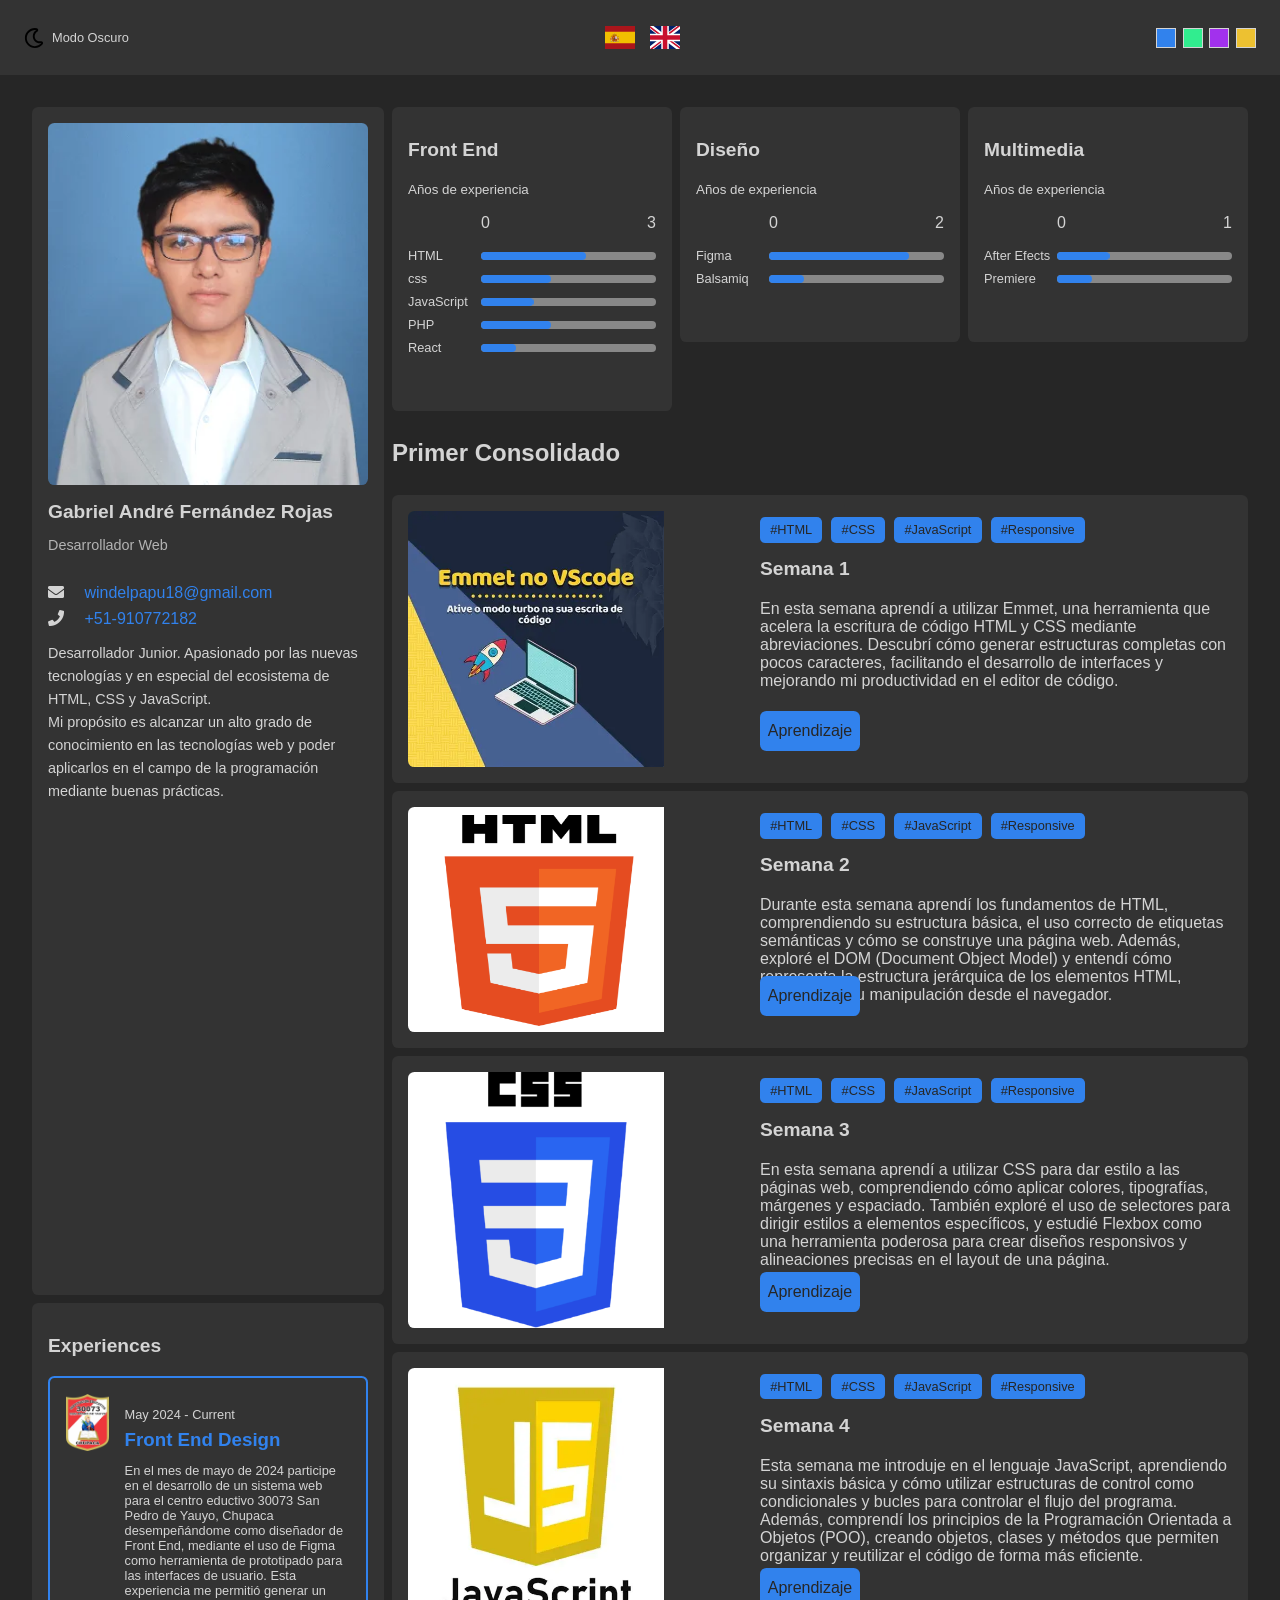
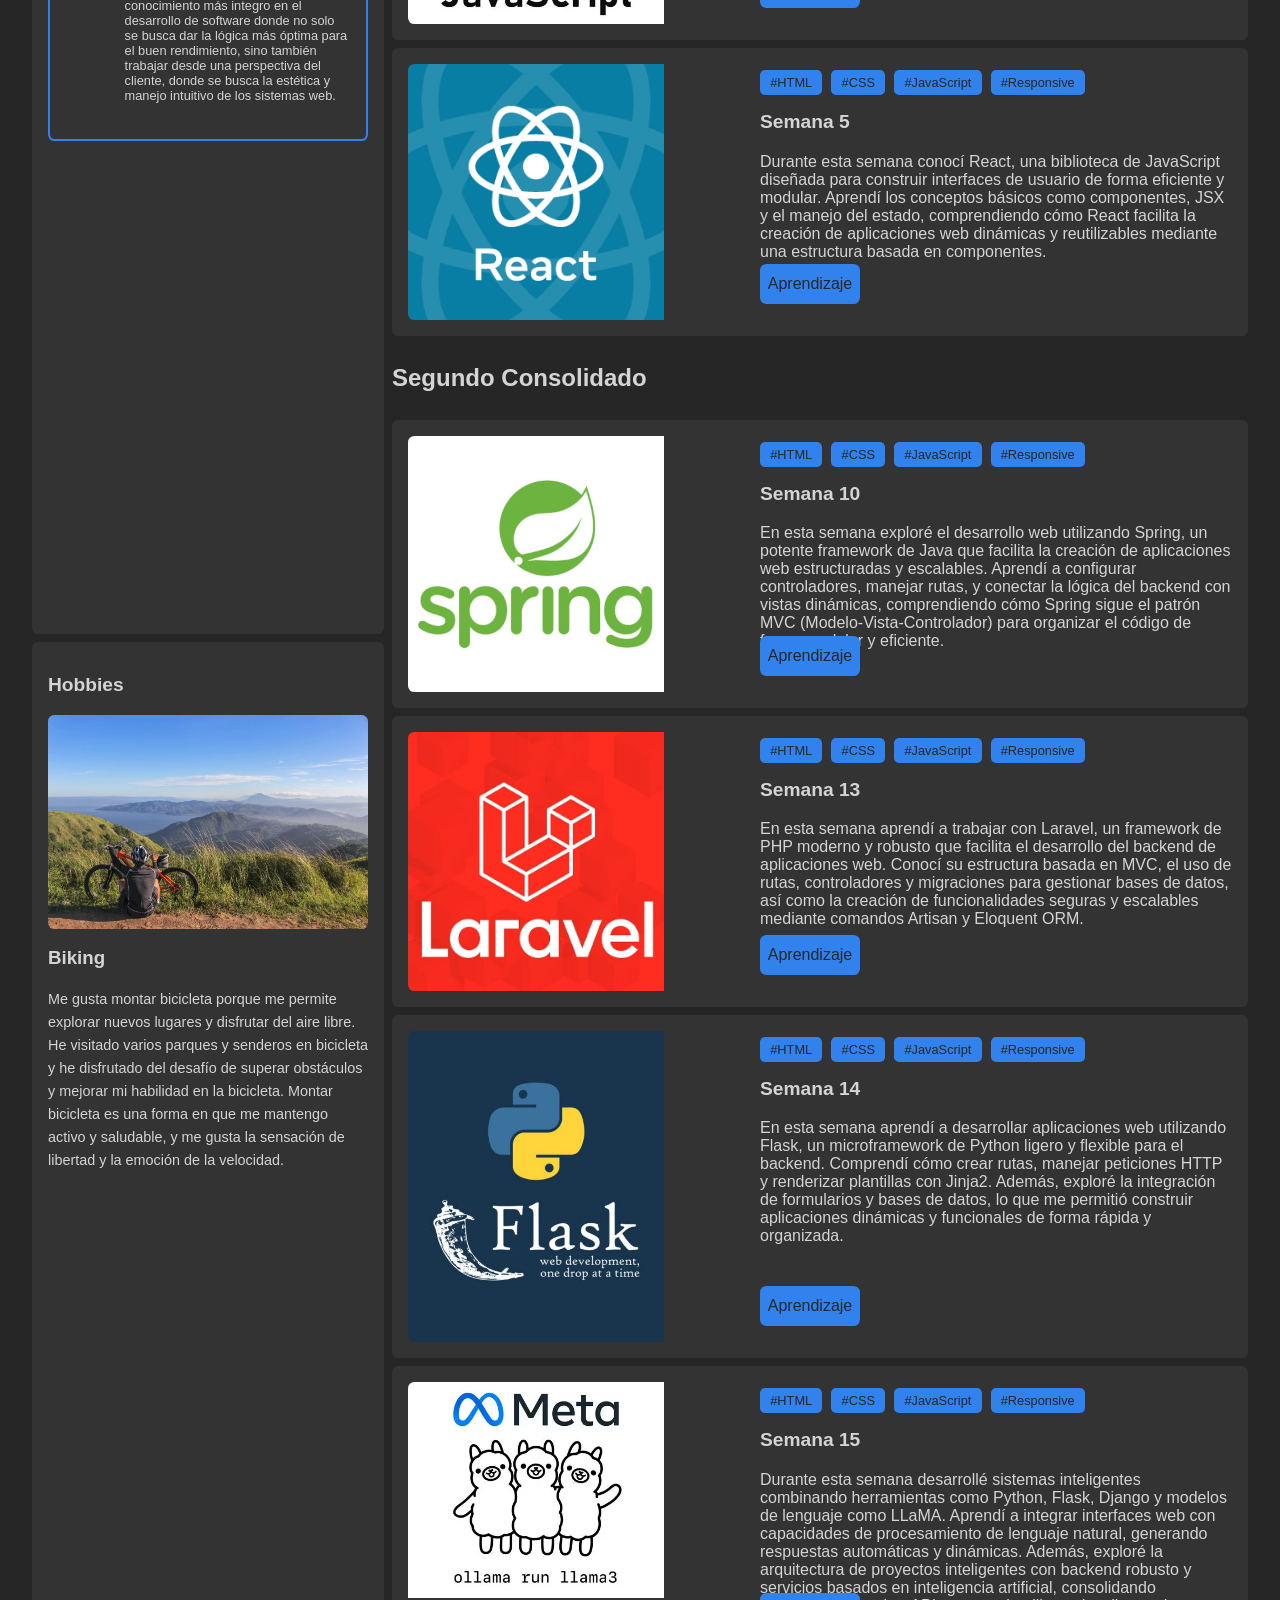
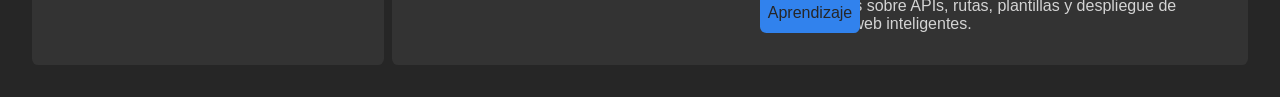
<file: index.html>
<!DOCTYPE html>
<html lang="en">
  <head>
    <meta charset="UTF-8" />
    <meta http-equiv="X-UA-Compatible" content="IE=edge" />
    <meta name="viewport" content="width=device-width, initial-scale=1.0" />
    <link rel="stylesheet" href="https://cdnjs.cloudflare.com/ajax/libs/font-awesome/5.15.4/css/all.min.css">
    <link rel="stylesheet" href="css/styles.css" />
    <title>Portfolio</title>
  </head>
  <body class="dark">
    <header class="header">
      <div class="switches"><!--Contendrá el tema del color y los colores.
                                Se encierra en un div porque a la hora de hacer responsive
                                nos va ayudar muchísimo tener todo en el mismo contenedor-->
        <div id="toggle-theme" class="toggle-theme"><!--Contiene el ícono del modo oscuro y el modo claro y el texto que lo va representar-->
          <img id="toggle-icon" src="assets/icons/moon.svg" alt="icon theme" class="toggle-theme_icon">
          <p id="toggle-text" class="toggle-theme_text" data-section="botones" data-value="theme-description-dark">Modo Oscuro</p>
        </div>
      </div>
      <div id="flags" class="flags">
        <div class="flags_item" data-language="es">
          <img src="assets/icons/es.svg" alt="icono español">
        </div>
        <div class="flags_item" data-language="en">
          <img src="assets/icons/gb.svg" alt="icono inglés">
        </div>
      </div>
      <div id="toggle-colors" class="colors">
        <!--Estos divs lo único que hacen es representar el color-->
        <div data-color="hsl(214, 84%, 56%)" class="colors_item colors_item--blue"></div>
        <div data-color="hsl(150, 84%, 56%)" class="colors_item colors_item--green"></div>
        <div data-color="hsl(276, 84%, 56%)" class="colors_item colors_item--purple"></div>
        <div data-color="hsl(46, 84%, 56%)" class="colors_item colors_item--orange"></div>
      </div>
    </header>
    <main class="main">
      <section class="column column--left">
        <!--PROFILE CARD-->
        <article class="card card--profile">
          <div class="card_image-container">
            <img src="assets/images/profile.png" alt="profile" class="card_image">
          </div>
          <div class="card_header">
            <h2 class="card_title no-margin">Gabriel André Fernández Rojas</h2>
            <p class="card_subtitle" data-section="profile" data-value="rol">Desarrollador Web</p>
          </div>
          <div class="card_body">
            <div class="card_link">
              <i class="fas fa-envelope icon"></i>
              <a href="mailto: windelpapu18@gmail.com">windelpapu18@gmail.com</a>
            </div>
            <div class="card_link">
              <i class="fas fa-phone icon"></i>
              <a href="tel:910772182">
                +51-910772182
              </a>
            </div>
            <p class="card_text" data-section="profile" data-value="description">
              Desarrollador Junior. Apasionado por las nuevas tecnologías y en especial del ecosistema de HTML, CSS y JavaScript. <br />
              Mi propósito es alcanzar un alto grado de conocimiento en las tecnologías web y poder aplicarlos en el campo de la programación mediante buenas prácticas.
            </p>
          </div>
        </article>
        <article class="card card--experience">
          <h2 class="card_title">Experiences</h2>
          <div class="experience">
            <img src="assets/images/logo.png" alt="logo" class="experience_image">
          <div class="experience_info">
            <p class="experience_time" data-section="experience" data-value="first-job-dates">
              May 2024 - Current
            </p>
            <h3 class="experience_job" data-section="experience" data-value="first-job-title">Front End Design</h3>
            <p class="experience_description" data-section="experience" data-value="first-job-description">
              En el mes de mayo de 2024 participe en el desarrollo de un sistema web para el centro eductivo 30073 San Pedro de Yauyo, Chupaca
              desempeñándome como diseñador de Front End, mediante el uso de Figma como herramienta de prototipado para las interfaces de usuario.
              Esta experiencia me permitió generar un conocimiento más integro en el desarrollo de software donde no solo se busca dar la lógica más óptima
              para el buen rendimiento, sino también trabajar desde una perspectiva del cliente, donde se busca la estética y manejo intuitivo de los sistemas web.
            </p>
          </div>
          </div>
        </article>
        <article class="card card--hobbies">
          <h2 class="card_title">Hobbies</h2>
          <div class="card_image-container">
            <img src="assets/images/hobbie.jpg" alt="bike">
          </div>
          <h3 class="hobbie_title" data-section="hobbies" data-value="first-hobbies-title">Biking</h3>
          <p class="card_text" data-section="hobbies" data-value="first-hobbies-description">
            Me gusta montar bicicleta porque me permite explorar nuevos lugares y disfrutar del aire libre.
            He visitado varios parques y senderos en bicicleta y he disfrutado del desafío de superar 
            obstáculos y mejorar mi habilidad en la bicicleta. Montar bicicleta es una forma en que me mantengo 
            activo y saludable, y me gusta la sensación de libertad y la emoción de la velocidad.
          </p>
        </article>
      </section>
      <section class="column column--right">
        <article class="card">
          <h2 class="card_title" data-section="skills" data-value="first-skills-title">Front End</h2>
          <small data-section="skills" data-value="first-skills-description">Años de experiencia</small>
          <div class="skills">
          <div class="skills_header">
            <span class="skills_start-level">0</span>
            <span class="skills_start-level">3</span>
          </div>
          <div class="skills">
            <div class="skills_item">
              <p class="skills_tech">HTML</p>
              <div class="skills_bar skills_bar--60"></div>
            </div>
            <div class="skills_item">
              <p class="skills_tech">css</p>
              <div class="skills_bar skills_bar--40"></div>
            </div>
            <div class="skills_item">
              <p class="skills_tech">JavaScript</p>
              <div class="skills_bar skills_bar--30"></div>
            </div>
            <div class="skills_item">
              <p class="skills_tech">PHP</p>
              <div class="skills_bar skills_bar--40"></div>
            </div>
            <div class="skills_item">
              <p class="skills_tech">React</p>
              <div class="skills_bar skills_bar--20"></div>
            </div>
          </div>
          </div>
        </article>
        <article class="card">
          <h2 class="card_title" data-section="skills" data-value="second-skills-title">Diseño</h2>
          <small data-section="skills" data-value="second-skills-description">Años de experiencia</small>
          <div class="skills">
            <div class="skills_header">
            <span class="skills_start-level">0</span>
            <span class="skills_start-level">2</span>
          </div>
          <div class="skills">
            <div class="skills_item">
              <p class="skills_tech">Figma</p>
              <div class="skills_bar skills_bar--80"></div>
            </div>
            <div class="skills_item">
              <p class="skills_tech">Balsamiq</p>
              <div class="skills_bar skills_bar--20"></div>
            </div>
          </div>
          </div>
        </article>
        <article class="card">
          <h2 class="card_title" data-section="skills" data-value="third-skills-title">Multimedia</h2>
          <small data-section="skills" data-value="third-skills-description">Años de experiencia</small>
          <div class="skills">
            <div class="skills_header">
            <span class="skills_start-level">0</span>
            <span class="skills_start-level">1</span>
          </div>
          <div class="skills">
            <div class="skills_item">
              <p class="skills_tech">After Efects</p>
              <div class="skills_bar skills_bar--30"></div>
            </div>
            <div class="skills_item">
              <p class="skills_tech">Premiere</p>
              <div class="skills_bar skills_bar--20"></div>
            </div>
          </div>
        </article>
        <h1>Primer Consolidado</h1>
        <article class="card card--project">
          <div class="card_image-container">
            <img src="assets/images/Emmet.webp" alt="Landing page" class="project_image">
          </div>
          <div class="project">
            <div class="project_tags">
              <span class="project_tag">#HTML</span>
              <span class="project_tag">#CSS</span>
              <span class="project_tag">#JavaScript</span>
              <span class="project_tag">#Responsive</span>
            </div>
            <h2 class="card_title" data-section="projects" data-value="first-project-title">Semana 1</h2>
            <p class="car_text" data-section="projects" data-value="first-project-description">En esta semana aprendí a utilizar Emmet, una herramienta que acelera la escritura de código HTML y CSS mediante abreviaciones. Descubrí cómo generar estructuras completas con pocos caracteres, facilitando el desarrollo de interfaces y mejorando mi productividad en el editor de código.</p>
            <div class="buttons">
              <a href="./Semana1.html" class="button button--primary" data-section="botones" data-value="button-description">Aprendizaje</a>
            </div>
          </div>
        </article>
        <article class="card card--project">
          <div class="card_image-container">
            <img src="assets/images/HTMLogo.png" alt="Landing page" class="project_image">
          </div>
          <div class="project">
            <div class="project_tags">
              <span class="project_tag">#HTML</span>
              <span class="project_tag">#CSS</span>
              <span class="project_tag">#JavaScript</span>
              <span class="project_tag">#Responsive</span>
            </div>
            <h2 class="card_title" data-section="projects" data-value="second-project-title">Semana 2</h2>
            <p class="car_text" data-section="projects" data-value="second-project-description">Durante esta semana aprendí los fundamentos de HTML, comprendiendo su estructura básica, el uso correcto de etiquetas semánticas y cómo se construye una página web. Además, exploré el DOM (Document Object Model) y entendí cómo representa la estructura jerárquica de los elementos HTML, permitiendo su manipulación desde el navegador.</p>
            <div class="buttons">
              <a href="./Semana2.html" class="button button--primary" data-section="botones" data-value="button-description">Aprendizaje</a>
            </div>
          </div>
        </article>
        <article class="card card--project">
          <div class="card_image-container">
            <img src="assets/images/CSSLogo.png" alt="Landing page" class="project_image">
          </div>
          <div class="project">
            <div class="project_tags">
              <span class="project_tag">#HTML</span>
              <span class="project_tag">#CSS</span>
              <span class="project_tag">#JavaScript</span>
              <span class="project_tag">#Responsive</span>
            </div>
            <h2 class="card_title" data-section="projects" data-value="third-project-title">Semana 3</h2>
            <p class="car_text" data-section="projects" data-value="third-project-description">En esta semana aprendí a utilizar CSS para dar estilo a las páginas web, comprendiendo cómo aplicar colores, tipografías, márgenes y espaciado. También exploré el uso de selectores para dirigir estilos a elementos específicos, y estudié Flexbox como una herramienta poderosa para crear diseños responsivos y alineaciones precisas en el layout de una página.</p>
            <div class="buttons">
              <a href="./Semana3.html" class="button button--primary" data-section="botones" data-value="button-description">Aprendizaje</a>
            </div>
          </div>
        </article>
        <article class="card card--project">
          <div class="card_image-container">
            <img src="assets/images/JavaScriptLogo.webp" alt="Landing page" class="project_image">
          </div>
          <div class="project">
            <div class="project_tags">
              <span class="project_tag">#HTML</span>
              <span class="project_tag">#CSS</span>
              <span class="project_tag">#JavaScript</span>
              <span class="project_tag">#Responsive</span>
            </div>
            <h2 class="card_title" data-section="projects" data-value="fourth-project-title">Semana 4</h2>
            <p class="car_text" data-section="projects" data-value="fourth-project-description">Esta semana me introduje en el lenguaje JavaScript, aprendiendo su sintaxis básica y cómo utilizar estructuras de control como condicionales y bucles para controlar el flujo del programa. Además, comprendí los principios de la Programación Orientada a Objetos (POO), creando objetos, clases y métodos que permiten organizar y reutilizar el código de forma más eficiente.</p>
            <div class="buttons">
              <a href="./Semana4.html" class="button button--primary" data-section="botones" data-value="button-description">Aprendizaje</a>
            </div>
          </div>
        </article>
        <article class="card card--project">
          <div class="card_image-container">
            <img src="assets/images/ReactLogo.png" alt="Landing page" class="project_image">
          </div>
          <div class="project">
            <div class="project_tags">
              <span class="project_tag">#HTML</span>
              <span class="project_tag">#CSS</span>
              <span class="project_tag">#JavaScript</span>
              <span class="project_tag">#Responsive</span>
            </div>
            <h2 class="card_title" data-section="projects" data-value="fifth-project-title">Semana 5</h2>
            <p class="car_text" data-section="projects" data-value="fifth-project-description">Durante esta semana conocí React, una biblioteca de JavaScript diseñada para construir interfaces de usuario de forma eficiente y modular. Aprendí los conceptos básicos como componentes, JSX y el manejo del estado, comprendiendo cómo React facilita la creación de aplicaciones web dinámicas y reutilizables mediante una estructura basada en componentes.</p>
            <div class="buttons">
              <a href="./Semana5.html" class="button button--primary" data-section="botones" data-value="button-description">Aprendizaje</a>
            </div>
          </div>
        </article>
        <h1>Segundo Consolidado</h1>
        <article class="card card--project">
          <div class="card_image-container">
            <img src="assets/images/JavaSpring.jpg" alt="Landing page" class="project_image">
          </div>
          <div class="project">
            <div class="project_tags">
              <span class="project_tag">#HTML</span>
              <span class="project_tag">#CSS</span>
              <span class="project_tag">#JavaScript</span>
              <span class="project_tag">#Responsive</span>
            </div>
            <h2 class="card_title" data-section="projects" data-value="ten-project-title">Semana 10</h2>
            <p class="car_text" data-section="projects" data-value="ten-project-description">En esta semana exploré el desarrollo web utilizando Spring, un potente framework de Java que facilita la creación de aplicaciones web estructuradas y escalables. Aprendí a configurar controladores, manejar rutas, y conectar la lógica del backend con vistas dinámicas, comprendiendo cómo Spring sigue el patrón MVC (Modelo-Vista-Controlador) para organizar el código de forma modular y eficiente.</p>
            <div class="buttons">
              <a href="./Semana10.html" class="button button--primary" data-section="botones" data-value="button-description">Aprendizaje</a>
            </div>
          </div>
        </article>
        <article class="card card--project">
          <div class="card_image-container">
            <img src="assets/images/LaraveLogo.jpg" alt="Landing page" class="project_image">
          </div>
          <div class="project">
            <div class="project_tags">
              <span class="project_tag">#HTML</span>
              <span class="project_tag">#CSS</span>
              <span class="project_tag">#JavaScript</span>
              <span class="project_tag">#Responsive</span>
            </div>
            <h2 class="card_title" data-section="projects" data-value="thirteen-project-title">Semana 13</h2>
            <p class="car_text" data-section="projects" data-value="thirteen-project-description">En esta semana aprendí a trabajar con Laravel, un framework de PHP moderno y robusto que facilita el desarrollo del backend de aplicaciones web. Conocí su estructura basada en MVC, el uso de rutas, controladores y migraciones para gestionar bases de datos, así como la creación de funcionalidades seguras y escalables mediante comandos Artisan y Eloquent ORM.</p>
            <div class="buttons">
              <a href="./Semana13.html" class="button button--primary" data-section="botones" data-value="button-description">Aprendizaje</a>
            </div>
          </div>
        </article>
        <article class="card card--project">
          <div class="card_image-container">
            <img src="assets/images/FlaskPythonLogo.jpg" alt="Landing page" class="project_image">
          </div>
          <div class="project">
            <div class="project_tags">
              <span class="project_tag">#HTML</span>
              <span class="project_tag">#CSS</span>
              <span class="project_tag">#JavaScript</span>
              <span class="project_tag">#Responsive</span>
            </div>
            <h2 class="card_title" data-section="projects" data-value="fourteen-project-title">Semana 14</h2>
            <p class="car_text" data-section="projects" data-value="fourteen-project-description">En esta semana aprendí a desarrollar aplicaciones web utilizando Flask, un microframework de Python ligero y flexible para el backend. Comprendí cómo crear rutas, manejar peticiones HTTP y renderizar plantillas con Jinja2. Además, exploré la integración de formularios y bases de datos, lo que me permitió construir aplicaciones dinámicas y funcionales de forma rápida y organizada.</p>
            <div class="buttons">
              <a href="./Semana14.html" class="button button--primary" data-section="botones" data-value="button-description">Aprendizaje</a>
            </div>
          </div>
        </article>
        <article class="card card--project">
          <div class="card_image-container">
            <img src="assets/images/LlamaLogo.webp" alt="Landing page" class="project_image">
          </div>
          <div class="project">
            <div class="project_tags">
              <span class="project_tag">#HTML</span>
              <span class="project_tag">#CSS</span>
              <span class="project_tag">#JavaScript</span>
              <span class="project_tag">#Responsive</span>
            </div>
            <h2 class="card_title" data-section="projects" data-value="fifteen-project-title">Semana 15</h2>
            <p class="car_text" data-section="projects" data-value="fifteen-project-description">Durante esta semana desarrollé sistemas inteligentes combinando herramientas como Python, Flask, Django y modelos de lenguaje como LLaMA. Aprendí a integrar interfaces web con capacidades de procesamiento de lenguaje natural, generando respuestas automáticas y dinámicas. Además, exploré la arquitectura de proyectos inteligentes con backend robusto y servicios basados en inteligencia artificial, consolidando conocimientos sobre APIs, rutas, plantillas y despliegue de aplicaciones web inteligentes.</p>
            <div class="buttons">
              <a href="./Semana15.html" class="button button--primary" data-section="botones" data-value="button-description">Aprendizaje</a>
            </div>
          </div>
        </article>
      </section>
    </main>
    <script src="js/scripts.js"></script>
  </body>
</html>
</file>
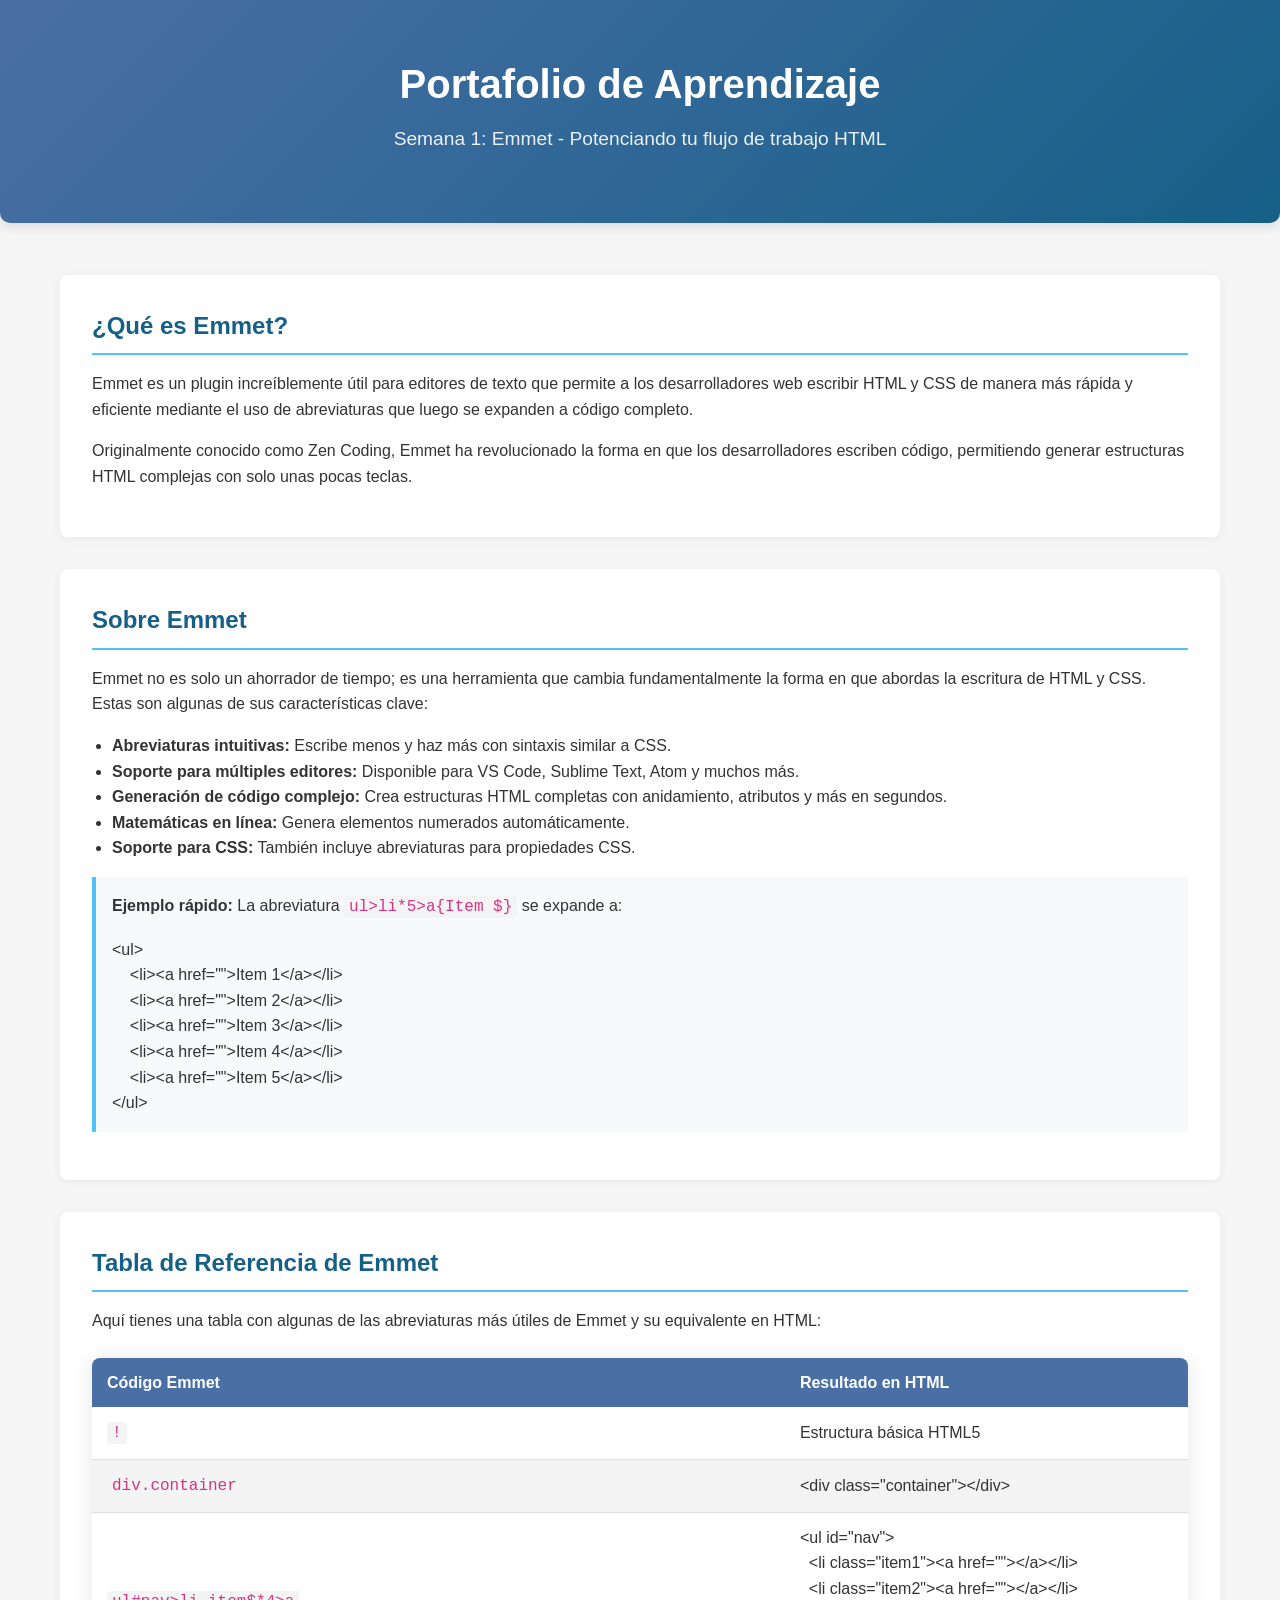
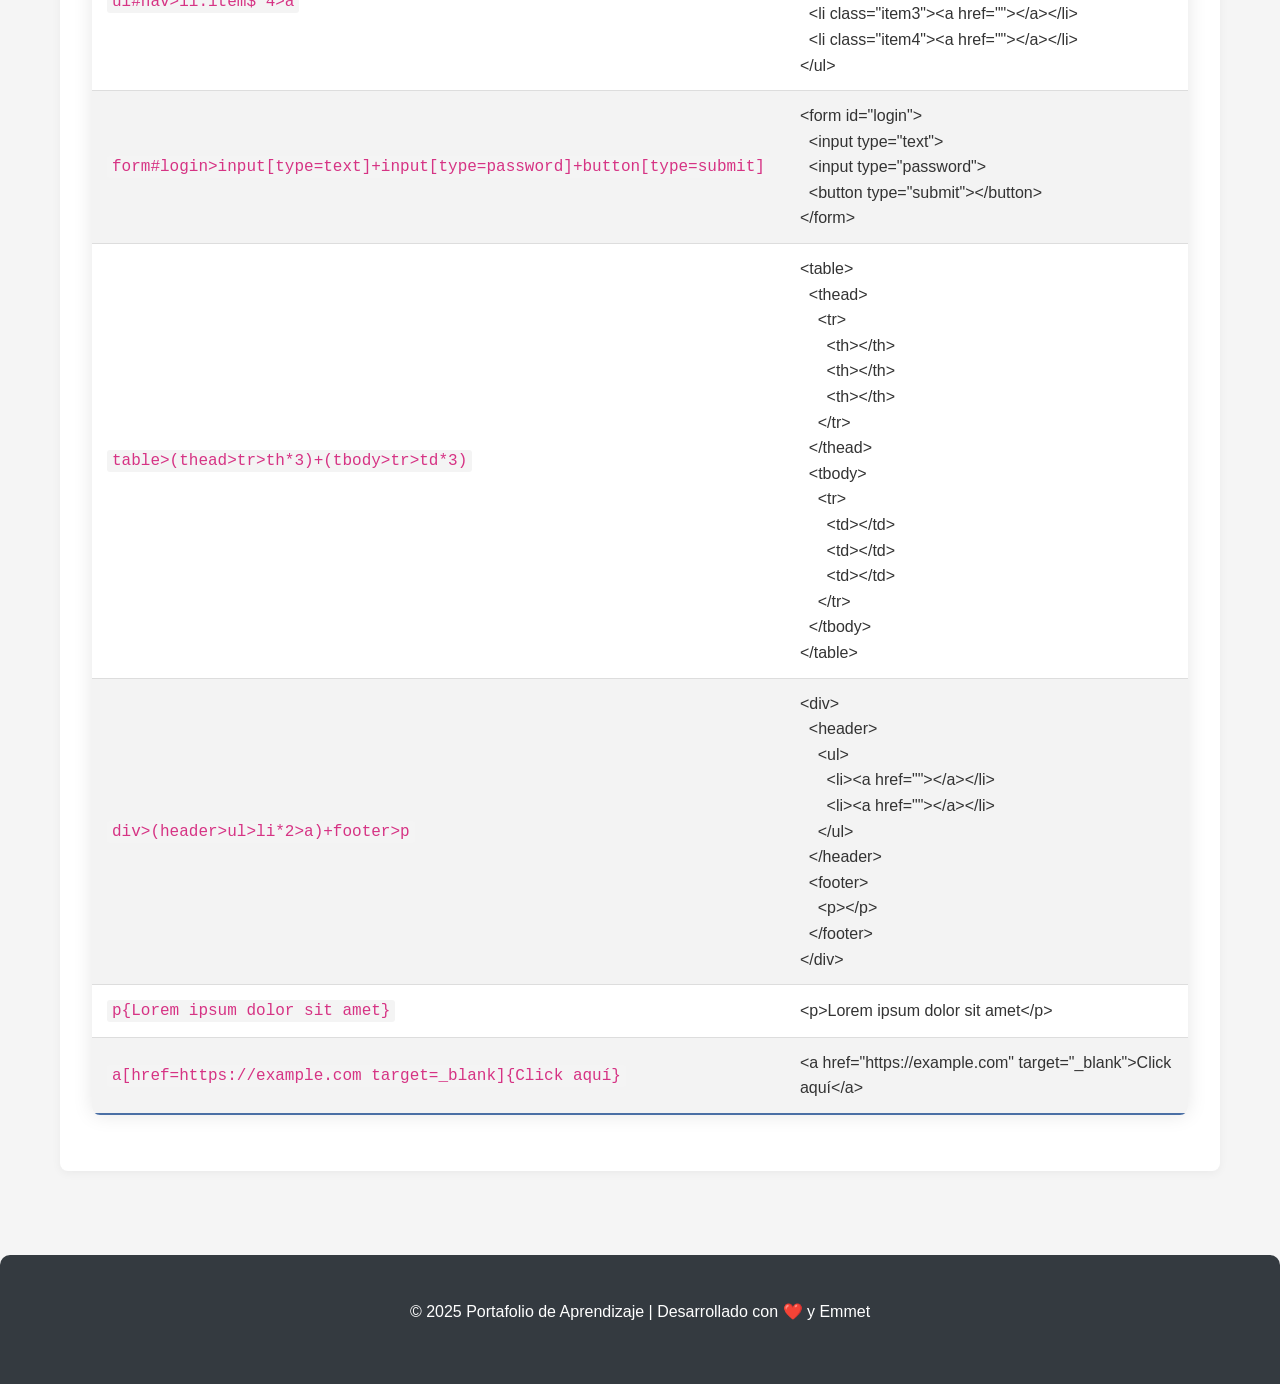
<file: Semana1.html>
<!DOCTYPE html>
<html lang="es">
<head>
    <meta charset="UTF-8">
    <meta name="viewport" content="width=device-width, initial-scale=1.0">
    <title>Portafolio - Semana 1: Emmet</title>
    <style>
        :root {
            --primary-color: #4a6fa5;
            --secondary-color: #166088;
            --accent-color: #4fc3f7;
            --light-color: #f8f9fa;
            --dark-color: #343a40;
            --success-color: #28a745;
        }
        
        * {
            margin: 0;
            padding: 0;
            box-sizing: border-box;
            font-family: 'Segoe UI', Tahoma, Geneva, Verdana, sans-serif;
        }
        
        body {
            background-color: #f5f5f5;
            color: #333;
            line-height: 1.6;
        }
        
        .container {
            max-width: 1200px;
            margin: 0 auto;
            padding: 20px;
        }
        
        header {
            background: linear-gradient(135deg, var(--primary-color), var(--secondary-color));
            color: white;
            padding: 2rem 0;
            text-align: center;
            border-radius: 0 0 10px 10px;
            box-shadow: 0 4px 12px rgba(0, 0, 0, 0.1);
            margin-bottom: 2rem;
        }
        
        h1 {
            font-size: 2.5rem;
            margin-bottom: 0.5rem;
        }
        
        .subtitle {
            font-size: 1.2rem;
            opacity: 0.9;
        }
        
        .content-section {
            background-color: white;
            border-radius: 8px;
            padding: 2rem;
            margin-bottom: 2rem;
            box-shadow: 0 2px 10px rgba(0, 0, 0, 0.05);
        }
        
        h2 {
            color: var(--secondary-color);
            margin-bottom: 1rem;
            padding-bottom: 0.5rem;
            border-bottom: 2px solid var(--accent-color);
        }
        
        p {
            margin-bottom: 1rem;
        }
        
        .emmet-table {
            width: 100%;
            border-collapse: collapse;
            margin: 1.5rem 0;
            overflow: hidden;
            border-radius: 8px;
            box-shadow: 0 0 20px rgba(0, 0, 0, 0.1);
        }
        
        .emmet-table thead tr {
            background-color: var(--primary-color);
            color: white;
            text-align: left;
        }
        
        .emmet-table th,
        .emmet-table td {
            padding: 12px 15px;
        }
        
        .emmet-table tbody tr {
            border-bottom: 1px solid #dddddd;
        }
        
        .emmet-table tbody tr:nth-of-type(even) {
            background-color: #f3f3f3;
        }
        
        .emmet-table tbody tr:last-of-type {
            border-bottom: 2px solid var(--primary-color);
        }
        
        .emmet-table tbody tr:hover {
            background-color: #e9f5ff;
        }
        
        .code {
            font-family: 'Courier New', Courier, monospace;
            background-color: #f4f4f4;
            padding: 2px 5px;
            border-radius: 3px;
            color: #d63384;
        }
        
        .html-example {
            background-color: #f8f9fa;
            border-left: 4px solid var(--accent-color);
            padding: 1rem;
            margin: 1rem 0;
            border-radius: 0 4px 4px 0;
            overflow-x: auto;
        }
        
        footer {
            text-align: center;
            padding: 1.5rem;
            background-color: var(--dark-color);
            color: white;
            border-radius: 10px 10px 0 0;
            margin-top: 2rem;
        }
        
        @media (max-width: 768px) {
            .container {
                padding: 10px;
            }
            
            h1 {
                font-size: 2rem;
            }
            
            .content-section {
                padding: 1.5rem;
            }
            
            .emmet-table {
                display: block;
                overflow-x: auto;
            }
        }
    </style>
</head>
<body>
    <header>
        <div class="container">
            <h1>Portafolio de Aprendizaje</h1>
            <p class="subtitle">Semana 1: Emmet - Potenciando tu flujo de trabajo HTML</p>
        </div>
    </header>
    
    <main class="container">
        <section class="content-section">
            <h2>¿Qué es Emmet?</h2>
            <p>Emmet es un plugin increíblemente útil para editores de texto que permite a los desarrolladores web escribir HTML y CSS de manera más rápida y eficiente mediante el uso de abreviaturas que luego se expanden a código completo.</p>
            <p>Originalmente conocido como Zen Coding, Emmet ha revolucionado la forma en que los desarrolladores escriben código, permitiendo generar estructuras HTML complejas con solo unas pocas teclas.</p>
        </section>
        
        <section class="content-section">
            <h2>Sobre Emmet</h2>
            <p>Emmet no es solo un ahorrador de tiempo; es una herramienta que cambia fundamentalmente la forma en que abordas la escritura de HTML y CSS. Estas son algunas de sus características clave:</p>
            <ul style="margin-left: 20px; margin-bottom: 1rem;">
                <li><strong>Abreviaturas intuitivas:</strong> Escribe menos y haz más con sintaxis similar a CSS.</li>
                <li><strong>Soporte para múltiples editores:</strong> Disponible para VS Code, Sublime Text, Atom y muchos más.</li>
                <li><strong>Generación de código complejo:</strong> Crea estructuras HTML completas con anidamiento, atributos y más en segundos.</li>
                <li><strong>Matemáticas en línea:</strong> Genera elementos numerados automáticamente.</li>
                <li><strong>Soporte para CSS:</strong> También incluye abreviaturas para propiedades CSS.</li>
            </ul>
            <div class="html-example">
                <p><strong>Ejemplo rápido:</strong> La abreviatura <span class="code">ul>li*5>a{Item $}</span> se expande a:</p>
                <pre>&lt;ul&gt;
    &lt;li&gt;&lt;a href=""&gt;Item 1&lt;/a&gt;&lt;/li&gt;
    &lt;li&gt;&lt;a href=""&gt;Item 2&lt;/a&gt;&lt;/li&gt;
    &lt;li&gt;&lt;a href=""&gt;Item 3&lt;/a&gt;&lt;/li&gt;
    &lt;li&gt;&lt;a href=""&gt;Item 4&lt;/a&gt;&lt;/li&gt;
    &lt;li&gt;&lt;a href=""&gt;Item 5&lt;/a&gt;&lt;/li&gt;
&lt;/ul&gt;</pre>
            </div>
        </section>
        
        <section class="content-section">
            <h2>Tabla de Referencia de Emmet</h2>
            <p>Aquí tienes una tabla con algunas de las abreviaturas más útiles de Emmet y su equivalente en HTML:</p>
            
            <table class="emmet-table">
                <thead>
                    <tr>
                        <th>Código Emmet</th>
                        <th>Resultado en HTML</th>
                    </tr>
                </thead>
                <tbody>
                    <tr>
                        <td><span class="code">!</span></td>
                        <td>Estructura básica HTML5</td>
                    </tr>
                    <tr>
                        <td><span class="code">div.container</span></td>
                        <td>&lt;div class="container"&gt;&lt;/div&gt;</td>
                    </tr>
                    <tr>
                        <td><span class="code">ul#nav>li.item$*4>a</span></td>
                        <td>
                            &lt;ul id="nav"&gt;<br>
                            &nbsp;&nbsp;&lt;li class="item1"&gt;&lt;a href=""&gt;&lt;/a&gt;&lt;/li&gt;<br>
                            &nbsp;&nbsp;&lt;li class="item2"&gt;&lt;a href=""&gt;&lt;/a&gt;&lt;/li&gt;<br>
                            &nbsp;&nbsp;&lt;li class="item3"&gt;&lt;a href=""&gt;&lt;/a&gt;&lt;/li&gt;<br>
                            &nbsp;&nbsp;&lt;li class="item4"&gt;&lt;a href=""&gt;&lt;/a&gt;&lt;/li&gt;<br>
                            &lt;/ul&gt;
                        </td>
                    </tr>
                    <tr>
                        <td><span class="code">form#login>input[type=text]+input[type=password]+button[type=submit]</span></td>
                        <td>
                            &lt;form id="login"&gt;<br>
                            &nbsp;&nbsp;&lt;input type="text"&gt;<br>
                            &nbsp;&nbsp;&lt;input type="password"&gt;<br>
                            &nbsp;&nbsp;&lt;button type="submit"&gt;&lt;/button&gt;<br>
                            &lt;/form&gt;
                        </td>
                    </tr>
                    <tr>
                        <td><span class="code">table>(thead>tr>th*3)+(tbody>tr>td*3)</span></td>
                        <td>
                            &lt;table&gt;<br>
                            &nbsp;&nbsp;&lt;thead&gt;<br>
                            &nbsp;&nbsp;&nbsp;&nbsp;&lt;tr&gt;<br>
                            &nbsp;&nbsp;&nbsp;&nbsp;&nbsp;&nbsp;&lt;th&gt;&lt;/th&gt;<br>
                            &nbsp;&nbsp;&nbsp;&nbsp;&nbsp;&nbsp;&lt;th&gt;&lt;/th&gt;<br>
                            &nbsp;&nbsp;&nbsp;&nbsp;&nbsp;&nbsp;&lt;th&gt;&lt;/th&gt;<br>
                            &nbsp;&nbsp;&nbsp;&nbsp;&lt;/tr&gt;<br>
                            &nbsp;&nbsp;&lt;/thead&gt;<br>
                            &nbsp;&nbsp;&lt;tbody&gt;<br>
                            &nbsp;&nbsp;&nbsp;&nbsp;&lt;tr&gt;<br>
                            &nbsp;&nbsp;&nbsp;&nbsp;&nbsp;&nbsp;&lt;td&gt;&lt;/td&gt;<br>
                            &nbsp;&nbsp;&nbsp;&nbsp;&nbsp;&nbsp;&lt;td&gt;&lt;/td&gt;<br>
                            &nbsp;&nbsp;&nbsp;&nbsp;&nbsp;&nbsp;&lt;td&gt;&lt;/td&gt;<br>
                            &nbsp;&nbsp;&nbsp;&nbsp;&lt;/tr&gt;<br>
                            &nbsp;&nbsp;&lt;/tbody&gt;<br>
                            &lt;/table&gt;
                        </td>
                    </tr>
                    <tr>
                        <td><span class="code">div>(header>ul>li*2>a)+footer>p</span></td>
                        <td>
                            &lt;div&gt;<br>
                            &nbsp;&nbsp;&lt;header&gt;<br>
                            &nbsp;&nbsp;&nbsp;&nbsp;&lt;ul&gt;<br>
                            &nbsp;&nbsp;&nbsp;&nbsp;&nbsp;&nbsp;&lt;li&gt;&lt;a href=""&gt;&lt;/a&gt;&lt;/li&gt;<br>
                            &nbsp;&nbsp;&nbsp;&nbsp;&nbsp;&nbsp;&lt;li&gt;&lt;a href=""&gt;&lt;/a&gt;&lt;/li&gt;<br>
                            &nbsp;&nbsp;&nbsp;&nbsp;&lt;/ul&gt;<br>
                            &nbsp;&nbsp;&lt;/header&gt;<br>
                            &nbsp;&nbsp;&lt;footer&gt;<br>
                            &nbsp;&nbsp;&nbsp;&nbsp;&lt;p&gt;&lt;/p&gt;<br>
                            &nbsp;&nbsp;&lt;/footer&gt;<br>
                            &lt;/div&gt;
                        </td>
                    </tr>
                    <tr>
                        <td><span class="code">p{Lorem ipsum dolor sit amet}</span></td>
                        <td>&lt;p&gt;Lorem ipsum dolor sit amet&lt;/p&gt;</td>
                    </tr>
                    <tr>
                        <td><span class="code">a[href=https://example.com target=_blank]{Click aquí}</span></td>
                        <td>&lt;a href="https://example.com" target="_blank"&gt;Click aquí&lt;/a&gt;</td>
                    </tr>
                </tbody>
            </table>
        </section>
    </main>
    
    <footer>
        <div class="container">
            <p>© 2025 Portafolio de Aprendizaje | Desarrollado con ❤️ y Emmet</p>
        </div>
    </footer>
</body>
</html>
</file>
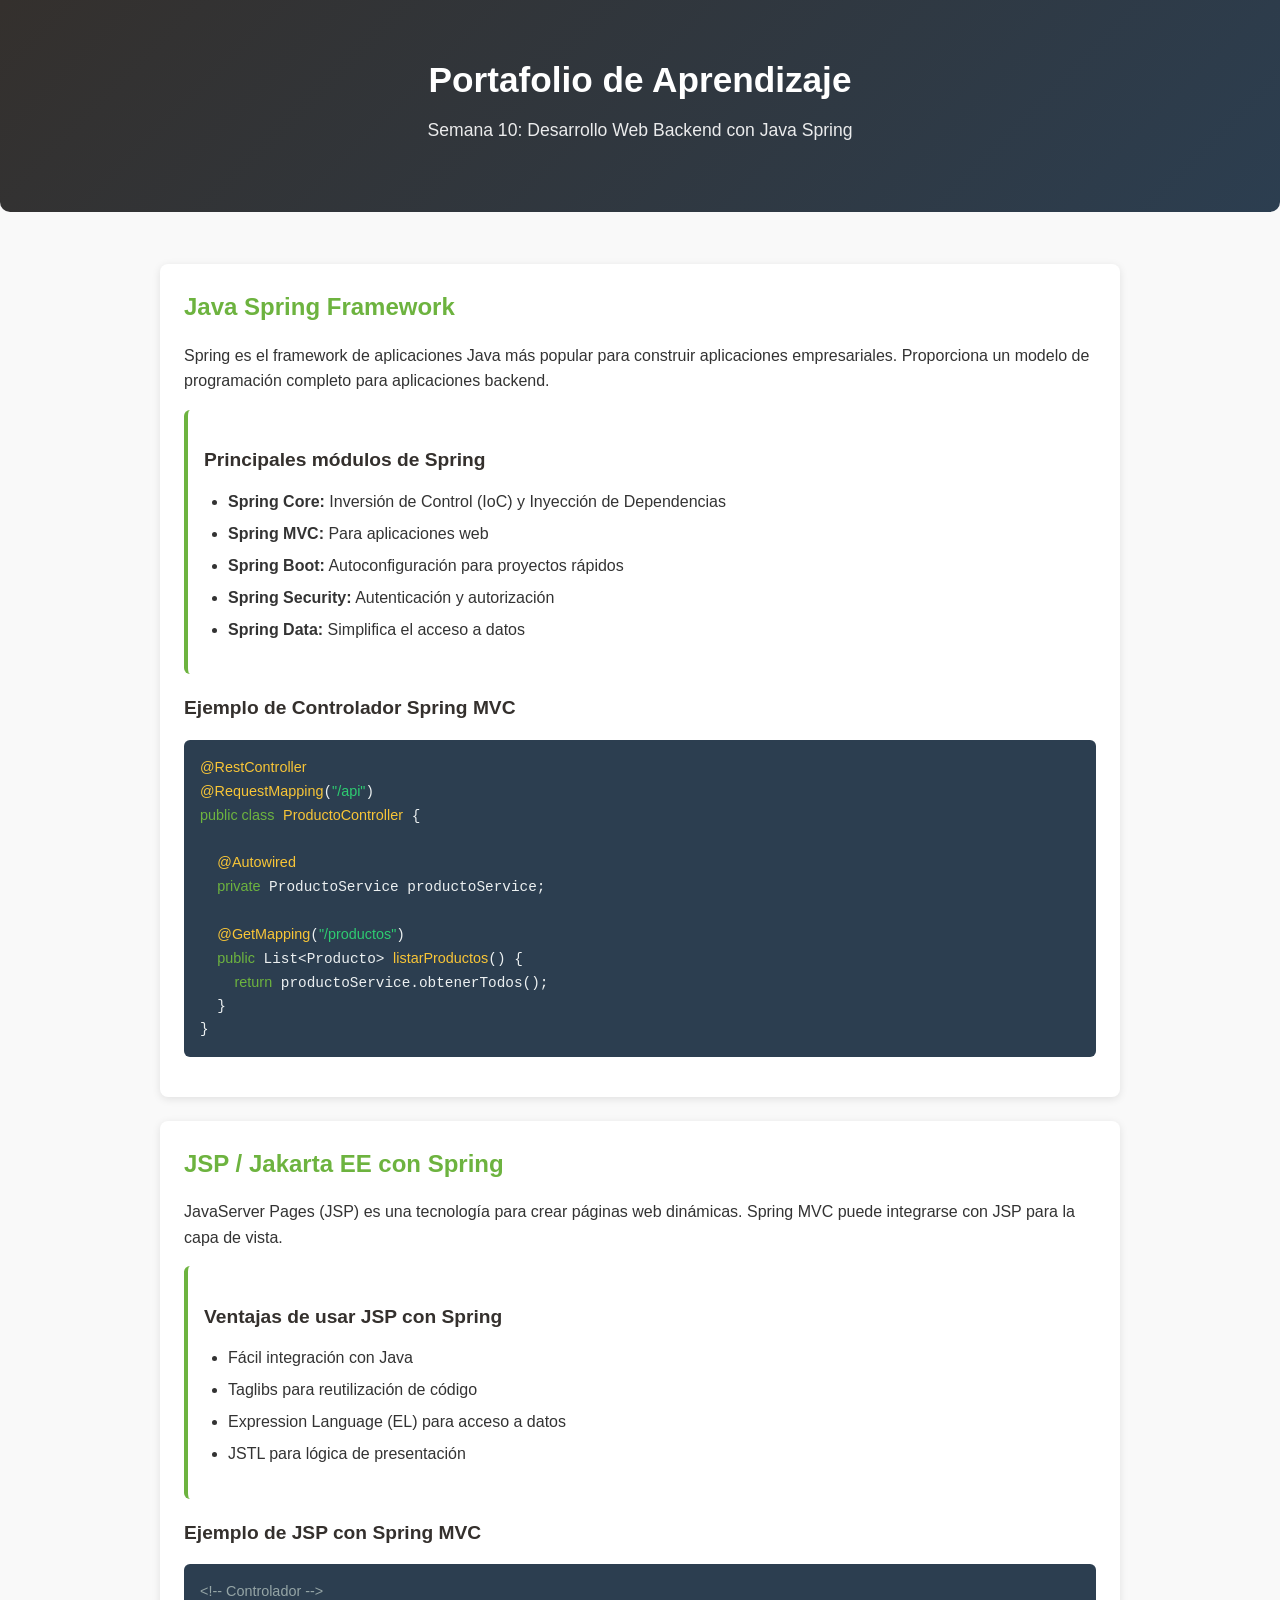
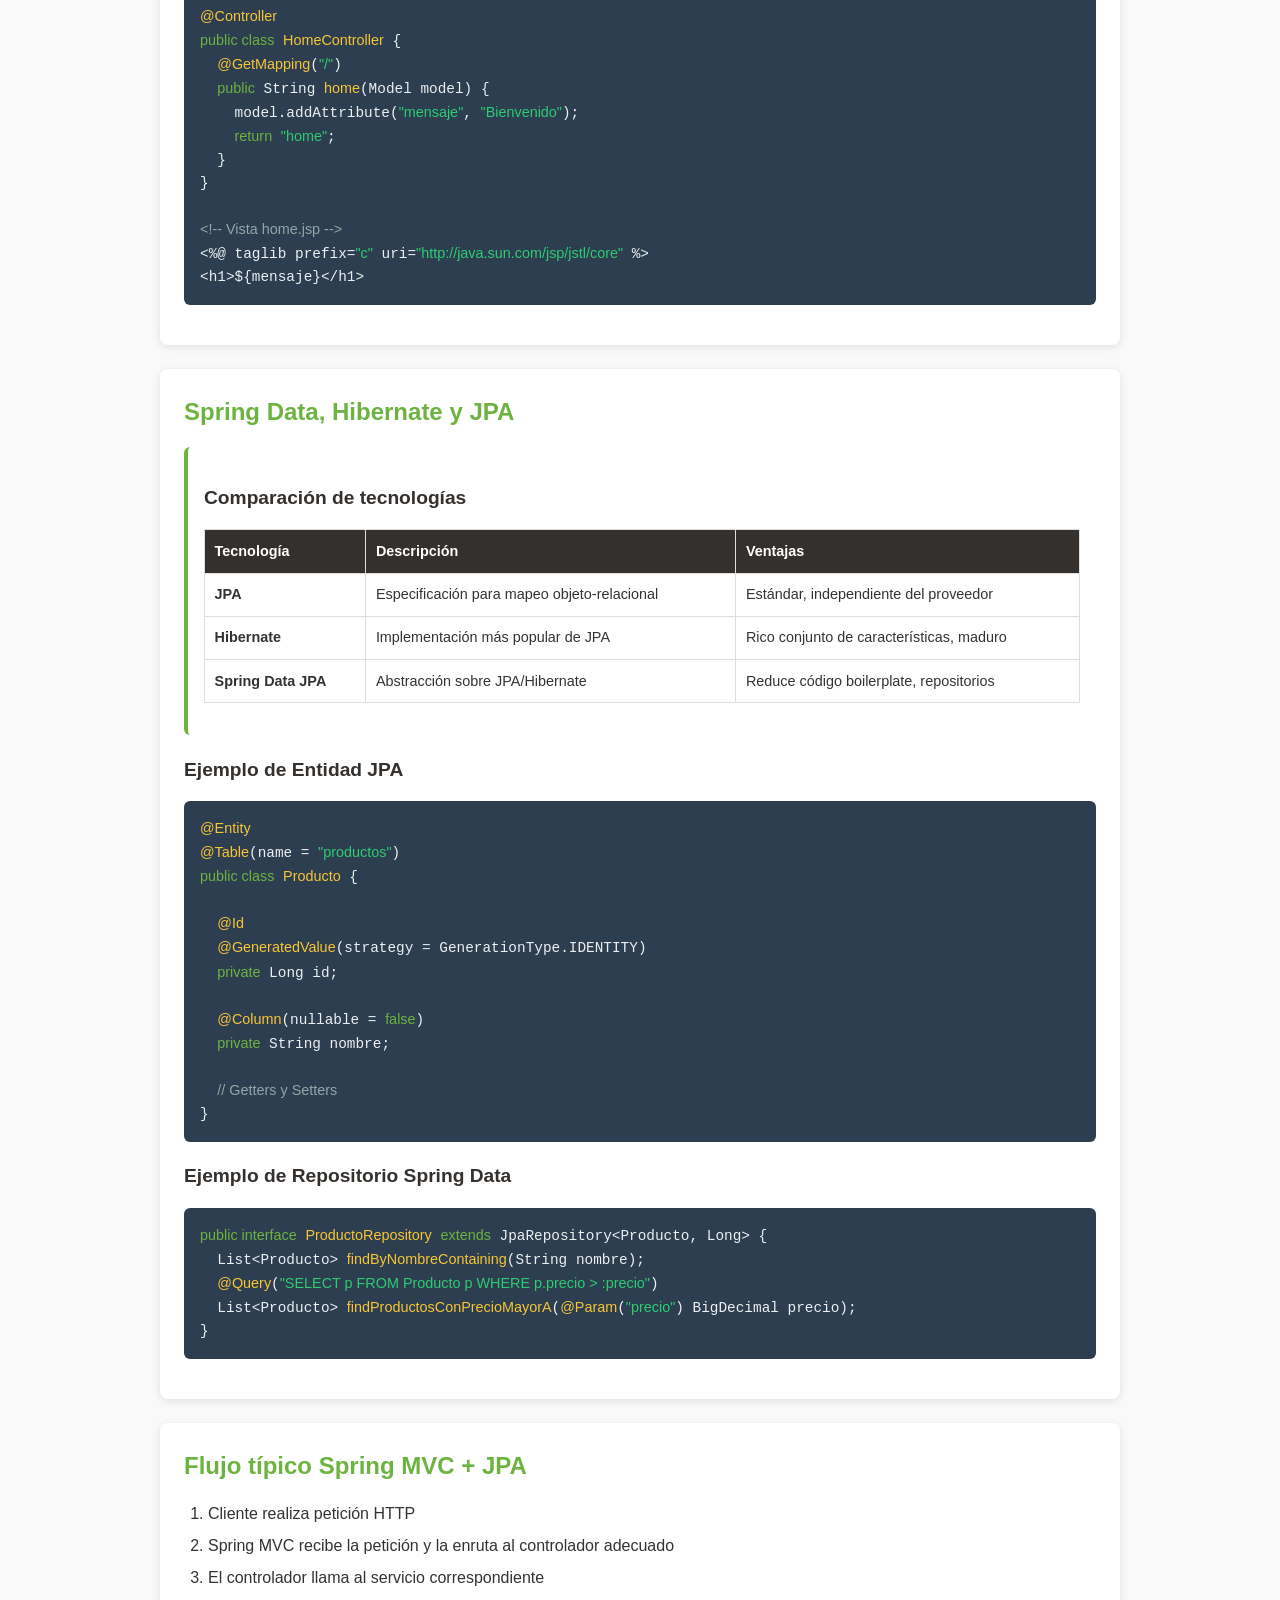
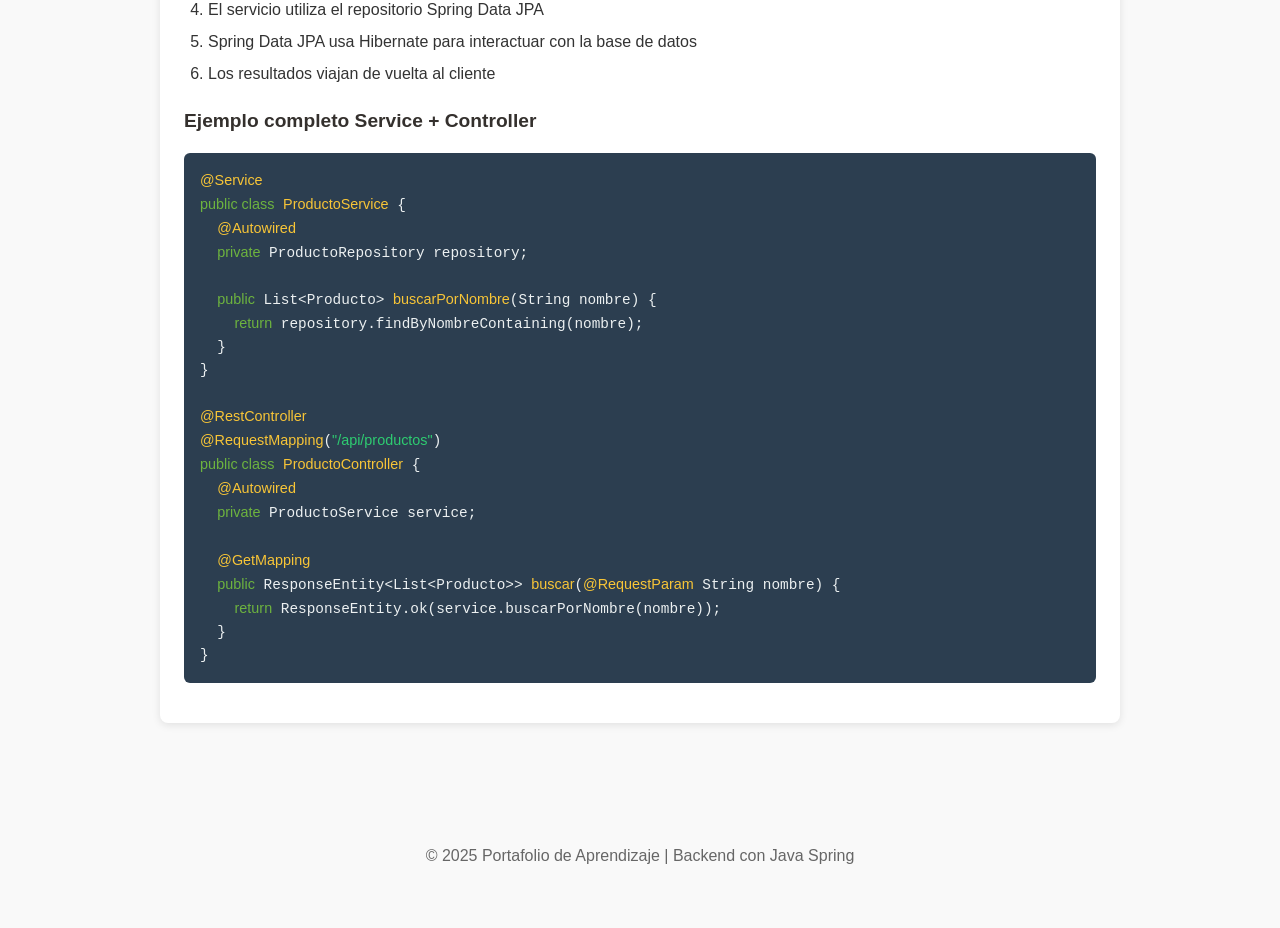
<file: Semana10.html>
<!DOCTYPE html>
<html lang="es">
<head>
    <meta charset="UTF-8">
    <meta name="viewport" content="width=device-width, initial-scale=1.0">
    <title>Portafolio - Semana 10: Backend con Java Spring</title>
    <style>
        :root {
            --primary-color: #6db33f;
            --secondary-color: #34302d;
            --accent-color: #5fa134;
            --light-color: #f5f5f5;
            --dark-color: #2c3e50;
            --spring-color: #6db33f;
            --jpa-color: #ff5722;
            --hibernate-color: #59666c;
        }
        
        * {
            margin: 0;
            padding: 0;
            box-sizing: border-box;
            font-family: 'Segoe UI', Tahoma, Geneva, Verdana, sans-serif;
        }
        
        body {
            background-color: #f9f9f9;
            color: #333;
            line-height: 1.6;
        }
        
        .container {
            max-width: 1000px;
            margin: 0 auto;
            padding: 20px;
        }
        
        header {
            background: linear-gradient(135deg, var(--secondary-color), var(--dark-color));
            color: white;
            padding: 2rem 0;
            text-align: center;
            border-radius: 0 0 10px 10px;
            margin-bottom: 2rem;
        }
        
        h1 {
            font-size: 2.2rem;
            margin-bottom: 0.5rem;
        }
        
        .subtitle {
            font-size: 1.1rem;
            opacity: 0.9;
        }
        
        .content-section {
            background-color: white;
            border-radius: 8px;
            padding: 1.5rem;
            margin-bottom: 1.5rem;
            box-shadow: 0 2px 8px rgba(0,0,0,0.1);
        }
        
        h2 {
            color: var(--primary-color);
            margin-bottom: 1rem;
            font-size: 1.5rem;
        }
        
        h3 {
            color: var(--secondary-color);
            margin: 1.2rem 0 0.8rem;
            font-size: 1.2rem;
        }
        
        p {
            margin-bottom: 1rem;
        }
        
        ul, ol {
            margin-bottom: 1rem;
            padding-left: 1.5rem;
        }
        
        li {
            margin-bottom: 0.4rem;
        }
        
        .tech-card {
            background: white;
            border-radius: 6px;
            padding: 1rem;
            margin-bottom: 1rem;
            border-left: 4px solid var(--primary-color);
        }
        
        .code-block {
            background-color: #2c3e50;
            color: #ecf0f1;
            padding: 1rem;
            border-radius: 6px;
            margin: 1rem 0;
            overflow-x: auto;
            font-family: 'Courier New', Courier, monospace;
            font-size: 0.9rem;
        }
        
        .keyword {
            color: #6db33f;
        }
        
        .annotation {
            color: #f8c537;
        }
        
        .string {
            color: #2ecc71;
        }
        
        .comment {
            color: #95a5a6;
        }
        
        .comparison-table {
            width: 100%;
            border-collapse: collapse;
            margin: 1rem 0;
            font-size: 0.9rem;
        }
        
        .comparison-table th, 
        .comparison-table td {
            padding: 0.6rem;
            border: 1px solid #ddd;
            text-align: left;
        }
        
        .comparison-table th {
            background-color: var(--secondary-color);
            color: white;
        }
        
        footer {
            text-align: center;
            padding: 1.5rem;
            margin-top: 2rem;
            color: #666;
        }
        
        @media (max-width: 768px) {
            .container {
                padding: 10px;
            }
            
            h1 {
                font-size: 1.8rem;
            }
        }
    </style>
</head>
<body>
    <header>
        <div class="container">
            <h1>Portafolio de Aprendizaje</h1>
            <p class="subtitle">Semana 10: Desarrollo Web Backend con Java Spring</p>
        </div>
    </header>
    
    <main class="container">
        <section class="content-section">
            <h2>Java Spring Framework</h2>
            <p>Spring es el framework de aplicaciones Java más popular para construir aplicaciones empresariales. Proporciona un modelo de programación completo para aplicaciones backend.</p>
            
            <div class="tech-card">
                <h3>Principales módulos de Spring</h3>
                <ul>
                    <li><strong>Spring Core:</strong> Inversión de Control (IoC) y Inyección de Dependencias</li>
                    <li><strong>Spring MVC:</strong> Para aplicaciones web</li>
                    <li><strong>Spring Boot:</strong> Autoconfiguración para proyectos rápidos</li>
                    <li><strong>Spring Security:</strong> Autenticación y autorización</li>
                    <li><strong>Spring Data:</strong> Simplifica el acceso a datos</li>
                </ul>
            </div>
            
            <h3>Ejemplo de Controlador Spring MVC</h3>
            <div class="code-block">
                <span class="annotation">@RestController</span><br>
                <span class="annotation">@RequestMapping</span>(<span class="string">"/api"</span>)<br>
                <span class="keyword">public class</span> <span class="annotation">ProductoController</span> {<br>
                <br>
                &nbsp;&nbsp;<span class="annotation">@Autowired</span><br>
                &nbsp;&nbsp;<span class="keyword">private</span> ProductoService productoService;<br>
                <br>
                &nbsp;&nbsp;<span class="annotation">@GetMapping</span>(<span class="string">"/productos"</span>)<br>
                &nbsp;&nbsp;<span class="keyword">public</span> List&lt;Producto&gt; <span class="annotation">listarProductos</span>() {<br>
                &nbsp;&nbsp;&nbsp;&nbsp;<span class="keyword">return</span> productoService.obtenerTodos();<br>
                &nbsp;&nbsp;}<br>
                }
            </div>
        </section>
        
        <section class="content-section">
            <h2>JSP / Jakarta EE con Spring</h2>
            <p>JavaServer Pages (JSP) es una tecnología para crear páginas web dinámicas. Spring MVC puede integrarse con JSP para la capa de vista.</p>
            
            <div class="tech-card">
                <h3>Ventajas de usar JSP con Spring</h3>
                <ul>
                    <li>Fácil integración con Java</li>
                    <li>Taglibs para reutilización de código</li>
                    <li>Expression Language (EL) para acceso a datos</li>
                    <li>JSTL para lógica de presentación</li>
                </ul>
            </div>
            
            <h3>Ejemplo de JSP con Spring MVC</h3>
            <div class="code-block">
                <span class="comment">&lt;!-- Controlador --&gt;</span><br>
                <span class="annotation">@Controller</span><br>
                <span class="keyword">public class</span> <span class="annotation">HomeController</span> {<br>
                &nbsp;&nbsp;<span class="annotation">@GetMapping</span>(<span class="string">"/"</span>)<br>
                &nbsp;&nbsp;<span class="keyword">public</span> String <span class="annotation">home</span>(Model model) {<br>
                &nbsp;&nbsp;&nbsp;&nbsp;model.addAttribute(<span class="string">"mensaje"</span>, <span class="string">"Bienvenido"</span>);<br>
                &nbsp;&nbsp;&nbsp;&nbsp;<span class="keyword">return</span> <span class="string">"home"</span>;<br>
                &nbsp;&nbsp;}<br>
                }<br>
                <br>
                <span class="comment">&lt;!-- Vista home.jsp --&gt;</span><br>
                &lt;%@ taglib prefix=<span class="string">"c"</span> uri=<span class="string">"http://java.sun.com/jsp/jstl/core"</span> %&gt;<br>
                &lt;h1&gt;${mensaje}&lt;/h1&gt;
            </div>
        </section>
        
        <section class="content-section">
            <h2>Spring Data, Hibernate y JPA</h2>
            
            <div class="tech-card">
                <h3>Comparación de tecnologías</h3>
                <table class="comparison-table">
                    <tr>
                        <th>Tecnología</th>
                        <th>Descripción</th>
                        <th>Ventajas</th>
                    </tr>
                    <tr>
                        <td><strong>JPA</strong></td>
                        <td>Especificación para mapeo objeto-relacional</td>
                        <td>Estándar, independiente del proveedor</td>
                    </tr>
                    <tr>
                        <td><strong>Hibernate</strong></td>
                        <td>Implementación más popular de JPA</td>
                        <td>Rico conjunto de características, maduro</td>
                    </tr>
                    <tr>
                        <td><strong>Spring Data JPA</strong></td>
                        <td>Abstracción sobre JPA/Hibernate</td>
                        <td>Reduce código boilerplate, repositorios</td>
                    </tr>
                </table>
            </div>
            
            <h3>Ejemplo de Entidad JPA</h3>
            <div class="code-block">
                <span class="annotation">@Entity</span><br>
                <span class="annotation">@Table</span>(name = <span class="string">"productos"</span>)<br>
                <span class="keyword">public class</span> <span class="annotation">Producto</span> {<br>
                <br>
                &nbsp;&nbsp;<span class="annotation">@Id</span><br>
                &nbsp;&nbsp;<span class="annotation">@GeneratedValue</span>(strategy = GenerationType.IDENTITY)<br>
                &nbsp;&nbsp;<span class="keyword">private</span> Long id;<br>
                <br>
                &nbsp;&nbsp;<span class="annotation">@Column</span>(nullable = <span class="keyword">false</span>)<br>
                &nbsp;&nbsp;<span class="keyword">private</span> String nombre;<br>
                <br>
                &nbsp;&nbsp;<span class="comment">// Getters y Setters</span><br>
                }
            </div>
            
            <h3>Ejemplo de Repositorio Spring Data</h3>
            <div class="code-block">
                <span class="keyword">public interface</span> <span class="annotation">ProductoRepository</span> <span class="keyword">extends</span> JpaRepository&lt;Producto, Long&gt; {<br>
                &nbsp;&nbsp;List&lt;Producto&gt; <span class="annotation">findByNombreContaining</span>(String nombre);<br>
                &nbsp;&nbsp;<span class="annotation">@Query</span>(<span class="string">"SELECT p FROM Producto p WHERE p.precio > :precio"</span>)<br>
                &nbsp;&nbsp;List&lt;Producto&gt; <span class="annotation">findProductosConPrecioMayorA</span>(<span class="annotation">@Param</span>(<span class="string">"precio"</span>) BigDecimal precio);<br>
                }
            </div>
        </section>
        
        <section class="content-section">
            <h2>Flujo típico Spring MVC + JPA</h2>
            <ol>
                <li>Cliente realiza petición HTTP</li>
                <li>Spring MVC recibe la petición y la enruta al controlador adecuado</li>
                <li>El controlador llama al servicio correspondiente</li>
                <li>El servicio utiliza el repositorio Spring Data JPA</li>
                <li>Spring Data JPA usa Hibernate para interactuar con la base de datos</li>
                <li>Los resultados viajan de vuelta al cliente</li>
            </ol>
            
            <h3>Ejemplo completo Service + Controller</h3>
            <div class="code-block">
                <span class="annotation">@Service</span><br>
                <span class="keyword">public class</span> <span class="annotation">ProductoService</span> {<br>
                &nbsp;&nbsp;<span class="annotation">@Autowired</span><br>
                &nbsp;&nbsp;<span class="keyword">private</span> ProductoRepository repository;<br>
                <br>
                &nbsp;&nbsp;<span class="keyword">public</span> List&lt;Producto&gt; <span class="annotation">buscarPorNombre</span>(String nombre) {<br>
                &nbsp;&nbsp;&nbsp;&nbsp;<span class="keyword">return</span> repository.findByNombreContaining(nombre);<br>
                &nbsp;&nbsp;}<br>
                }<br>
                <br>
                <span class="annotation">@RestController</span><br>
                <span class="annotation">@RequestMapping</span>(<span class="string">"/api/productos"</span>)<br>
                <span class="keyword">public class</span> <span class="annotation">ProductoController</span> {<br>
                &nbsp;&nbsp;<span class="annotation">@Autowired</span><br>
                &nbsp;&nbsp;<span class="keyword">private</span> ProductoService service;<br>
                <br>
                &nbsp;&nbsp;<span class="annotation">@GetMapping</span><br>
                &nbsp;&nbsp;<span class="keyword">public</span> ResponseEntity&lt;List&lt;Producto&gt;&gt; <span class="annotation">buscar</span>(<span class="annotation">@RequestParam</span> String nombre) {<br>
                &nbsp;&nbsp;&nbsp;&nbsp;<span class="keyword">return</span> ResponseEntity.ok(service.buscarPorNombre(nombre));<br>
                &nbsp;&nbsp;}<br>
                }
            </div>
        </section>
    </main>
    
    <footer>
        <div class="container">
            <p>© 2025 Portafolio de Aprendizaje | Backend con Java Spring</p>
        </div>
    </footer>
</body>
</html>
</file>
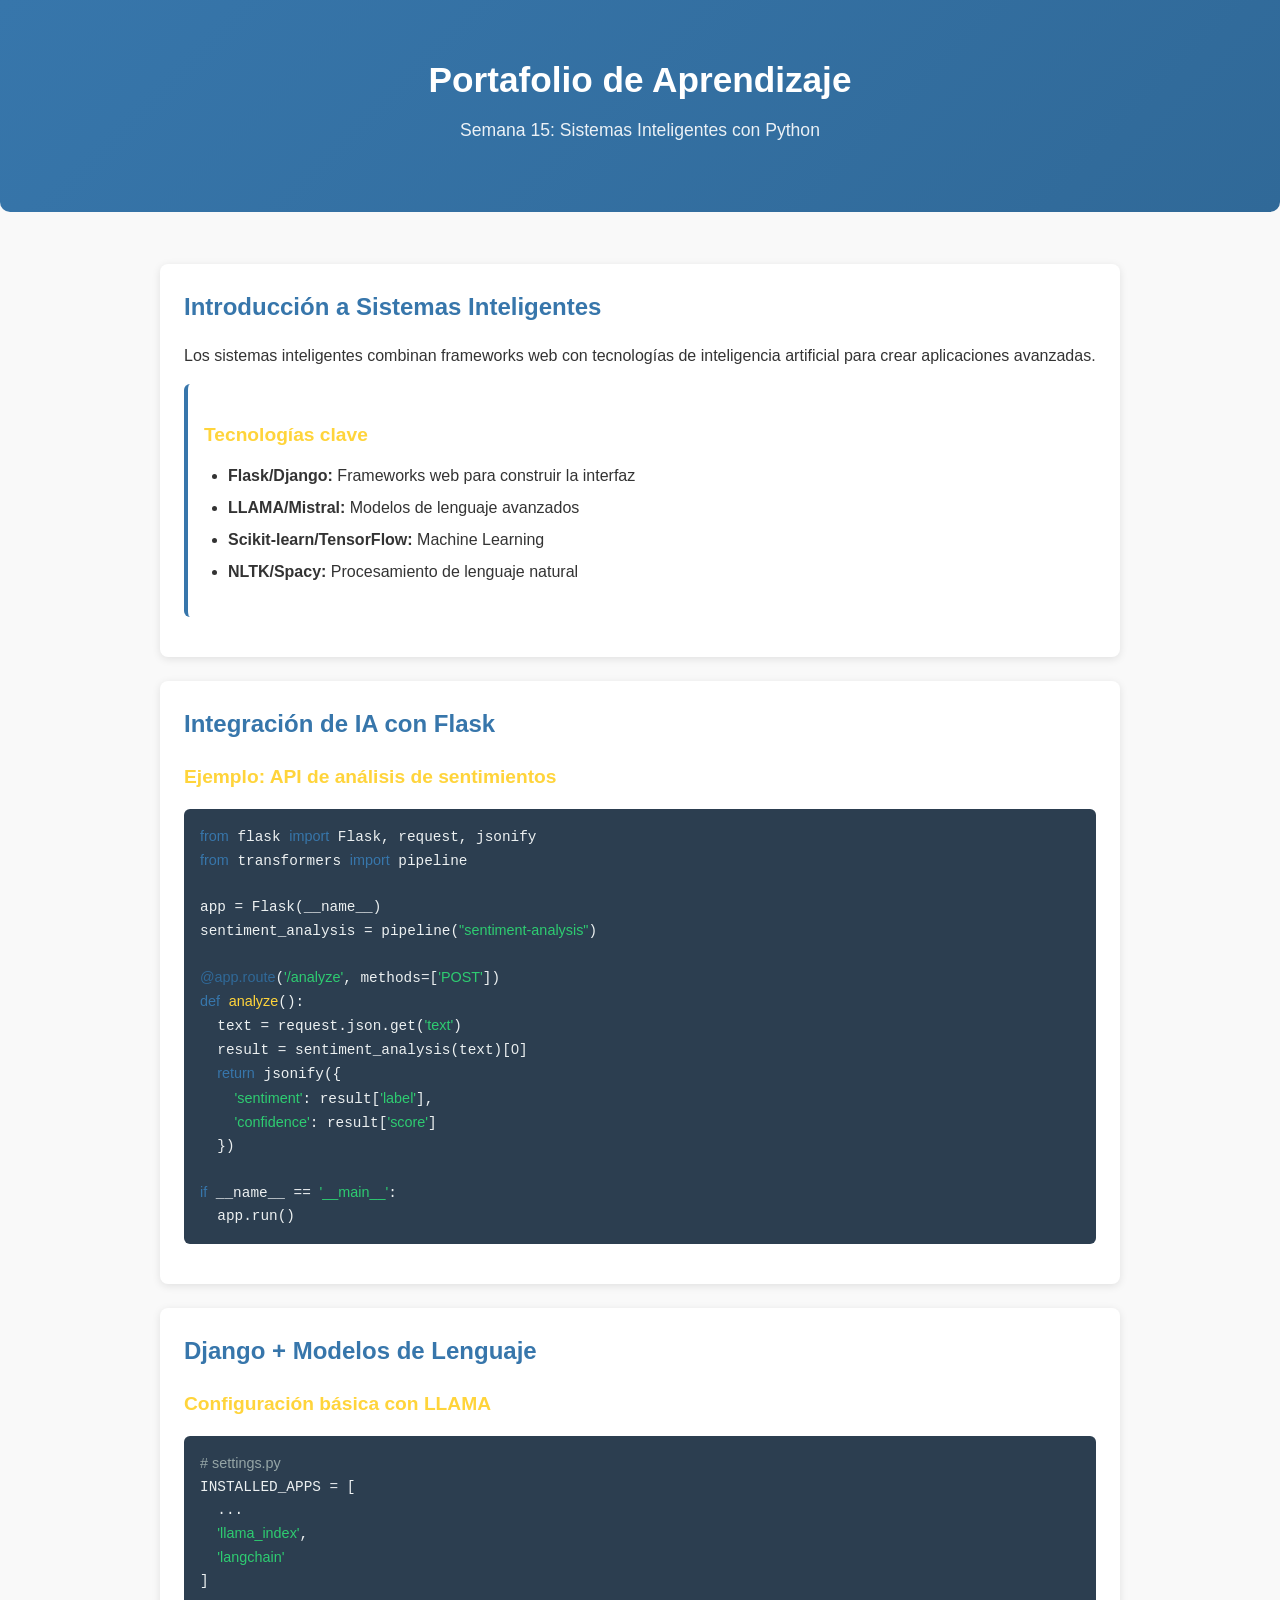
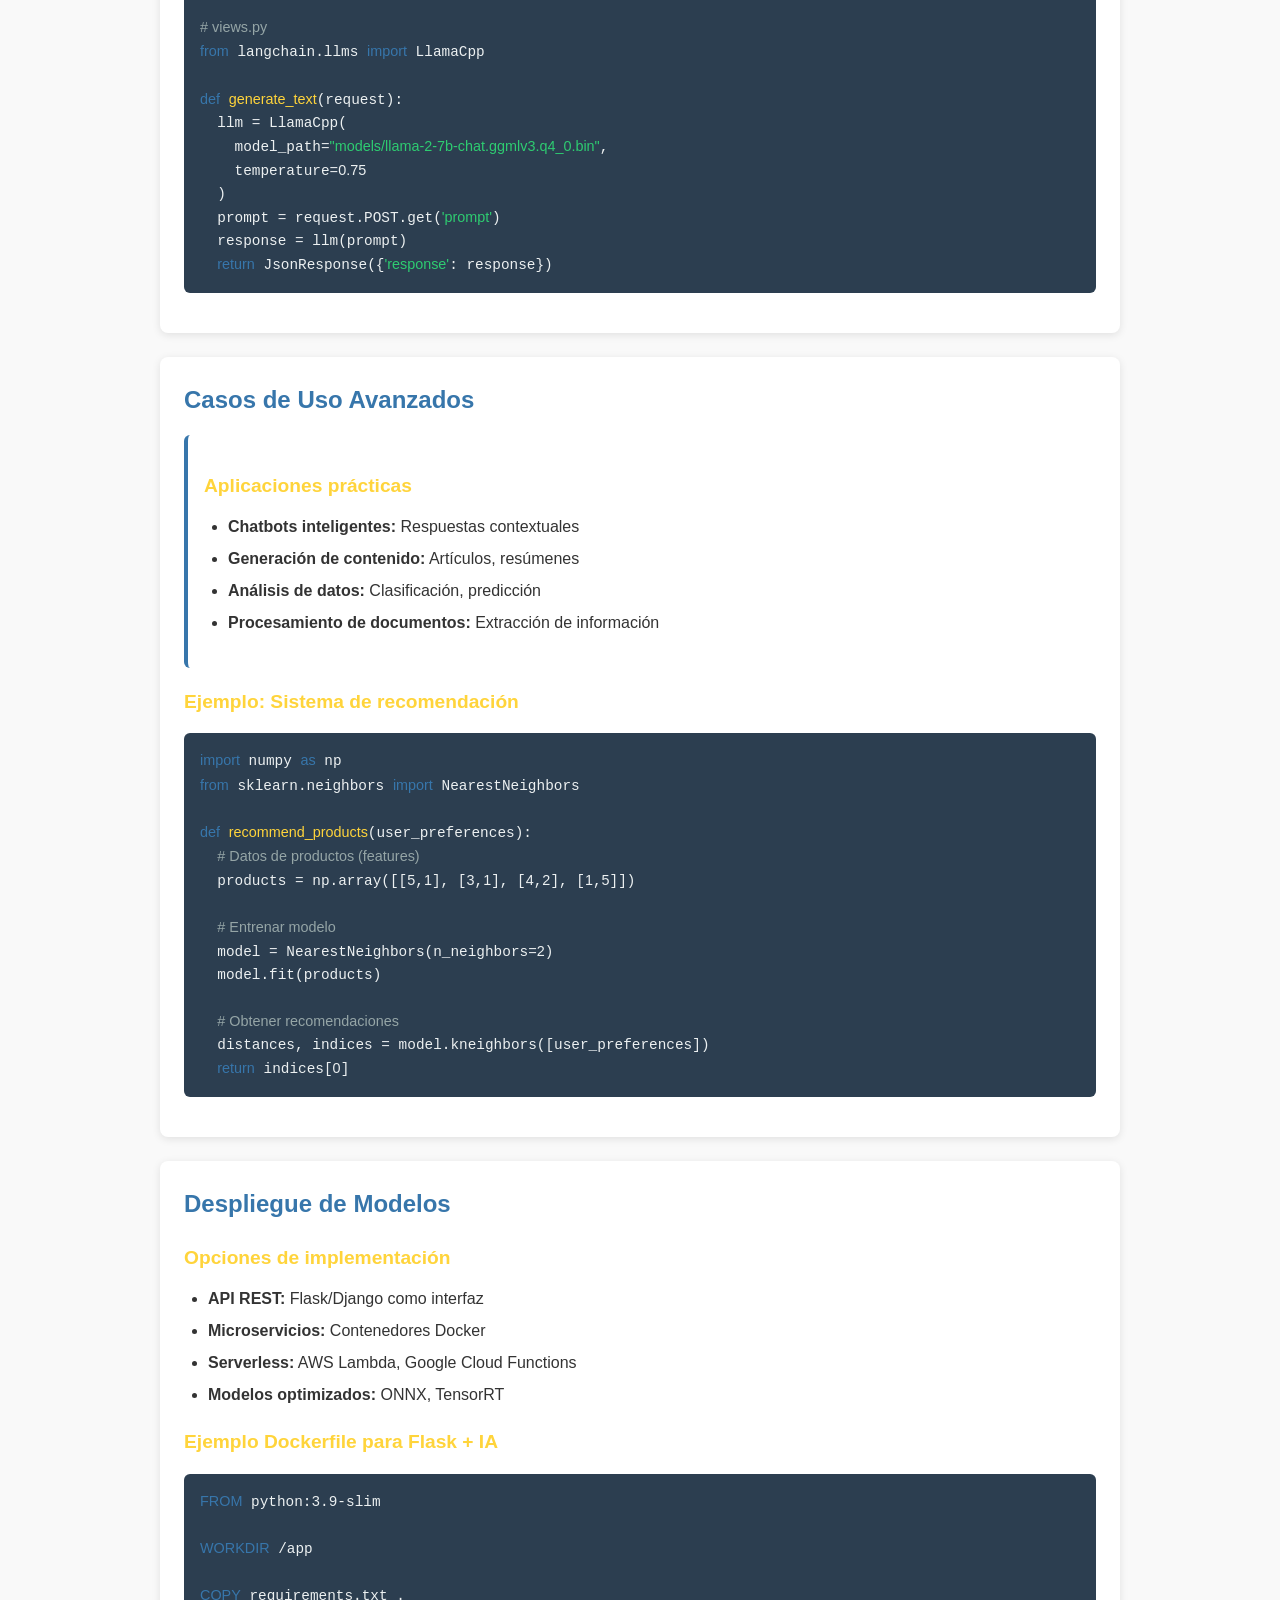
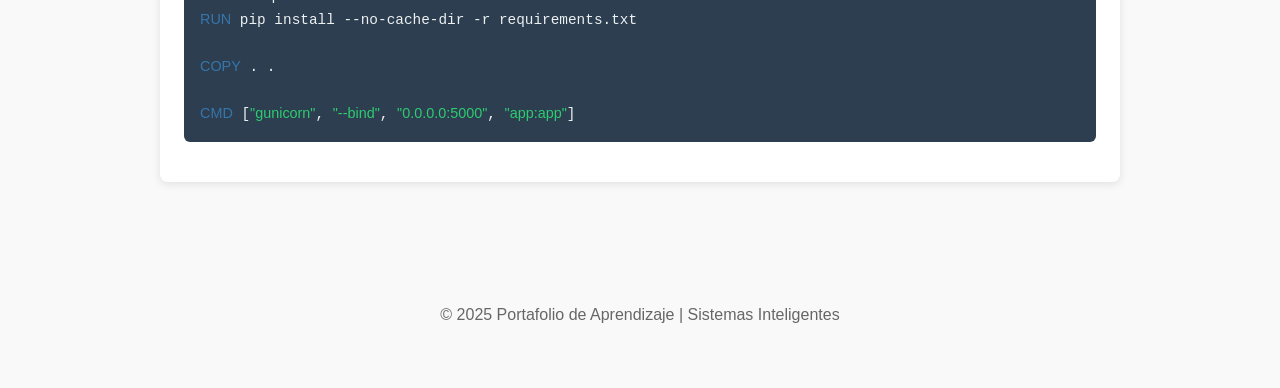
<file: Semana15.html>
<!DOCTYPE html>
<html lang="es">
<head>
    <meta charset="UTF-8">
    <meta name="viewport" content="width=device-width, initial-scale=1.0">
    <title>Portafolio - Semana 15: Sistemas Inteligentes</title>
    <style>
        :root {
            --primary-color: #3776ab;
            --secondary-color: #ffd43b;
            --accent-color: #306998;
            --light-color: #f5f5f5;
            --dark-color: #2c3e50;
            --python-color: #3776ab;
            --django-color: #092e20;
            --ai-color: #ff6b6b;
        }
        
        * {
            margin: 0;
            padding: 0;
            box-sizing: border-box;
            font-family: 'Segoe UI', Tahoma, Geneva, Verdana, sans-serif;
        }
        
        body {
            background-color: #f9f9f9;
            color: #333;
            line-height: 1.6;
        }
        
        .container {
            max-width: 1000px;
            margin: 0 auto;
            padding: 20px;
        }
        
        header {
            background: linear-gradient(135deg, var(--primary-color), var(--accent-color));
            color: white;
            padding: 2rem 0;
            text-align: center;
            border-radius: 0 0 10px 10px;
            margin-bottom: 2rem;
        }
        
        h1 {
            font-size: 2.2rem;
            margin-bottom: 0.5rem;
        }
        
        .subtitle {
            font-size: 1.1rem;
            opacity: 0.9;
        }
        
        .content-section {
            background-color: white;
            border-radius: 8px;
            padding: 1.5rem;
            margin-bottom: 1.5rem;
            box-shadow: 0 2px 8px rgba(0,0,0,0.1);
        }
        
        h2 {
            color: var(--primary-color);
            margin-bottom: 1rem;
            font-size: 1.5rem;
        }
        
        h3 {
            color: var(--secondary-color);
            margin: 1.2rem 0 0.8rem;
            font-size: 1.2rem;
        }
        
        p {
            margin-bottom: 1rem;
        }
        
        ul, ol {
            margin-bottom: 1rem;
            padding-left: 1.5rem;
        }
        
        li {
            margin-bottom: 0.4rem;
        }
        
        .tech-card {
            background: white;
            border-radius: 6px;
            padding: 1rem;
            margin-bottom: 1rem;
            border-left: 4px solid var(--primary-color);
        }
        
        .code-block {
            background-color: #2c3e50;
            color: #ecf0f1;
            padding: 1rem;
            border-radius: 6px;
            margin: 1rem 0;
            overflow-x: auto;
            font-family: 'Courier New', Courier, monospace;
            font-size: 0.9rem;
        }
        
        .keyword {
            color: #3776ab;
        }
        
        .function {
            color: #ffd43b;
        }
        
        .string {
            color: #2ecc71;
        }
        
        .comment {
            color: #95a5a6;
        }
        
        .decorator {
            color: #306998;
        }
        
        .ai-tag {
            color: #ff6b6b;
        }
        
        .cli-command {
            background-color: #2c3e50;
            color: white;
            padding: 0.5rem 1rem;
            border-radius: 4px;
            font-family: 'Courier New', Courier, monospace;
            margin: 0.5rem 0;
            display: inline-block;
        }
        
        footer {
            text-align: center;
            padding: 1.5rem;
            margin-top: 2rem;
            color: #666;
        }
        
        @media (max-width: 768px) {
            .container {
                padding: 10px;
            }
            
            h1 {
                font-size: 1.8rem;
            }
        }
    </style>
</head>
<body>
    <header>
        <div class="container">
            <h1>Portafolio de Aprendizaje</h1>
            <p class="subtitle">Semana 15: Sistemas Inteligentes con Python</p>
        </div>
    </header>
    
    <main class="container">
        <section class="content-section">
            <h2>Introducción a Sistemas Inteligentes</h2>
            <p>Los sistemas inteligentes combinan frameworks web con tecnologías de inteligencia artificial para crear aplicaciones avanzadas.</p>
            
            <div class="tech-card">
                <h3>Tecnologías clave</h3>
                <ul>
                    <li><strong>Flask/Django:</strong> Frameworks web para construir la interfaz</li>
                    <li><strong>LLAMA/Mistral:</strong> Modelos de lenguaje avanzados</li>
                    <li><strong>Scikit-learn/TensorFlow:</strong> Machine Learning</li>
                    <li><strong>NLTK/Spacy:</strong> Procesamiento de lenguaje natural</li>
                </ul>
            </div>
        </section>
        
        <section class="content-section">
            <h2>Integración de IA con Flask</h2>
            
            <h3>Ejemplo: API de análisis de sentimientos</h3>
            <div class="code-block">
                <span class="keyword">from</span> flask <span class="keyword">import</span> Flask, request, jsonify<br>
                <span class="keyword">from</span> transformers <span class="keyword">import</span> pipeline<br>
                <br>
                app = Flask(__name__)<br>
                sentiment_analysis = pipeline(<span class="string">"sentiment-analysis"</span>)<br>
                <br>
                <span class="decorator">@app.route</span>(<span class="string">'/analyze'</span>, methods=[<span class="string">'POST'</span>])<br>
                <span class="keyword">def</span> <span class="function">analyze</span>():<br>
                &nbsp;&nbsp;text = request.json.get(<span class="string">'text'</span>)<br>
                &nbsp;&nbsp;result = sentiment_analysis(text)[<span class="number">0</span>]<br>
                &nbsp;&nbsp;<span class="keyword">return</span> jsonify({<br>
                &nbsp;&nbsp;&nbsp;&nbsp;<span class="string">'sentiment'</span>: result[<span class="string">'label'</span>],<br>
                &nbsp;&nbsp;&nbsp;&nbsp;<span class="string">'confidence'</span>: result[<span class="string">'score'</span>]<br>
                &nbsp;&nbsp;})<br>
                <br>
                <span class="keyword">if</span> __name__ == <span class="string">'__main__'</span>:<br>
                &nbsp;&nbsp;app.run()
            </div>
        </section>
        
        <section class="content-section">
            <h2>Django + Modelos de Lenguaje</h2>
            
            <h3>Configuración básica con LLAMA</h3>
            <div class="code-block">
                <span class="comment"># settings.py</span><br>
                INSTALLED_APPS = [<br>
                &nbsp;&nbsp;...<br>
                &nbsp;&nbsp;<span class="string">'llama_index'</span>,<br>
                &nbsp;&nbsp;<span class="string">'langchain'</span><br>
                ]<br>
                <br>
                <span class="comment"># views.py</span><br>
                <span class="keyword">from</span> langchain.llms <span class="keyword">import</span> LlamaCpp<br>
                <br>
                <span class="keyword">def</span> <span class="function">generate_text</span>(request):<br>
                &nbsp;&nbsp;llm = LlamaCpp(<br>
                &nbsp;&nbsp;&nbsp;&nbsp;model_path=<span class="string">"models/llama-2-7b-chat.ggmlv3.q4_0.bin"</span>,<br>
                &nbsp;&nbsp;&nbsp;&nbsp;temperature=<span class="number">0.75</span><br>
                &nbsp;&nbsp;)<br>
                &nbsp;&nbsp;prompt = request.POST.get(<span class="string">'prompt'</span>)<br>
                &nbsp;&nbsp;response = llm(prompt)<br>
                &nbsp;&nbsp;<span class="keyword">return</span> JsonResponse({<span class="string">'response'</span>: response})
            </div>
        </section>
        
        <section class="content-section">
            <h2>Casos de Uso Avanzados</h2>
            
            <div class="tech-card">
                <h3>Aplicaciones prácticas</h3>
                <ul>
                    <li><strong>Chatbots inteligentes:</strong> Respuestas contextuales</li>
                    <li><strong>Generación de contenido:</strong> Artículos, resúmenes</li>
                    <li><strong>Análisis de datos:</strong> Clasificación, predicción</li>
                    <li><strong>Procesamiento de documentos:</strong> Extracción de información</li>
                </ul>
            </div>
            
            <h3>Ejemplo: Sistema de recomendación</h3>
            <div class="code-block">
                <span class="keyword">import</span> numpy <span class="keyword">as</span> np<br>
                <span class="keyword">from</span> sklearn.neighbors <span class="keyword">import</span> NearestNeighbors<br>
                <br>
                <span class="keyword">def</span> <span class="function">recommend_products</span>(user_preferences):<br>
                &nbsp;&nbsp;<span class="comment"># Datos de productos (features)</span><br>
                &nbsp;&nbsp;products = np.array([[<span class="number">5</span>,<span class="number">1</span>], [<span class="number">3</span>,<span class="number">1</span>], [<span class="number">4</span>,<span class="number">2</span>], [<span class="number">1</span>,<span class="number">5</span>]])<br>
                &nbsp;&nbsp;<br>
                &nbsp;&nbsp;<span class="comment"># Entrenar modelo</span><br>
                &nbsp;&nbsp;model = NearestNeighbors(n_neighbors=<span class="number">2</span>)<br>
                &nbsp;&nbsp;model.fit(products)<br>
                &nbsp;&nbsp;<br>
                &nbsp;&nbsp;<span class="comment"># Obtener recomendaciones</span><br>
                &nbsp;&nbsp;distances, indices = model.kneighbors([user_preferences])<br>
                &nbsp;&nbsp;<span class="keyword">return</span> indices[<span class="number">0</span>]
            </div>
        </section>
        
        <section class="content-section">
            <h2>Despliegue de Modelos</h2>
            
            <h3>Opciones de implementación</h3>
            <ul>
                <li><strong>API REST:</strong> Flask/Django como interfaz</li>
                <li><strong>Microservicios:</strong> Contenedores Docker</li>
                <li><strong>Serverless:</strong> AWS Lambda, Google Cloud Functions</li>
                <li><strong>Modelos optimizados:</strong> ONNX, TensorRT</li>
            </ul>
            
            <h3>Ejemplo Dockerfile para Flask + IA</h3>
            <div class="code-block">
                <span class="keyword">FROM</span> python:3.9-slim<br>
                <br>
                <span class="keyword">WORKDIR</span> /app<br>
                <br>
                <span class="keyword">COPY</span> requirements.txt .<br>
                <span class="keyword">RUN</span> pip install --no-cache-dir -r requirements.txt<br>
                <br>
                <span class="keyword">COPY</span> . .<br>
                <br>
                <span class="keyword">CMD</span> [<span class="string">"gunicorn"</span>, <span class="string">"--bind"</span>, <span class="string">"0.0.0.0:5000"</span>, <span class="string">"app:app"</span>]
            </div>
        </section>
    </main>
    
    <footer>
        <div class="container">
            <p>© 2025 Portafolio de Aprendizaje | Sistemas Inteligentes</p>
        </div>
    </footer>
</body>
</html>
</file>
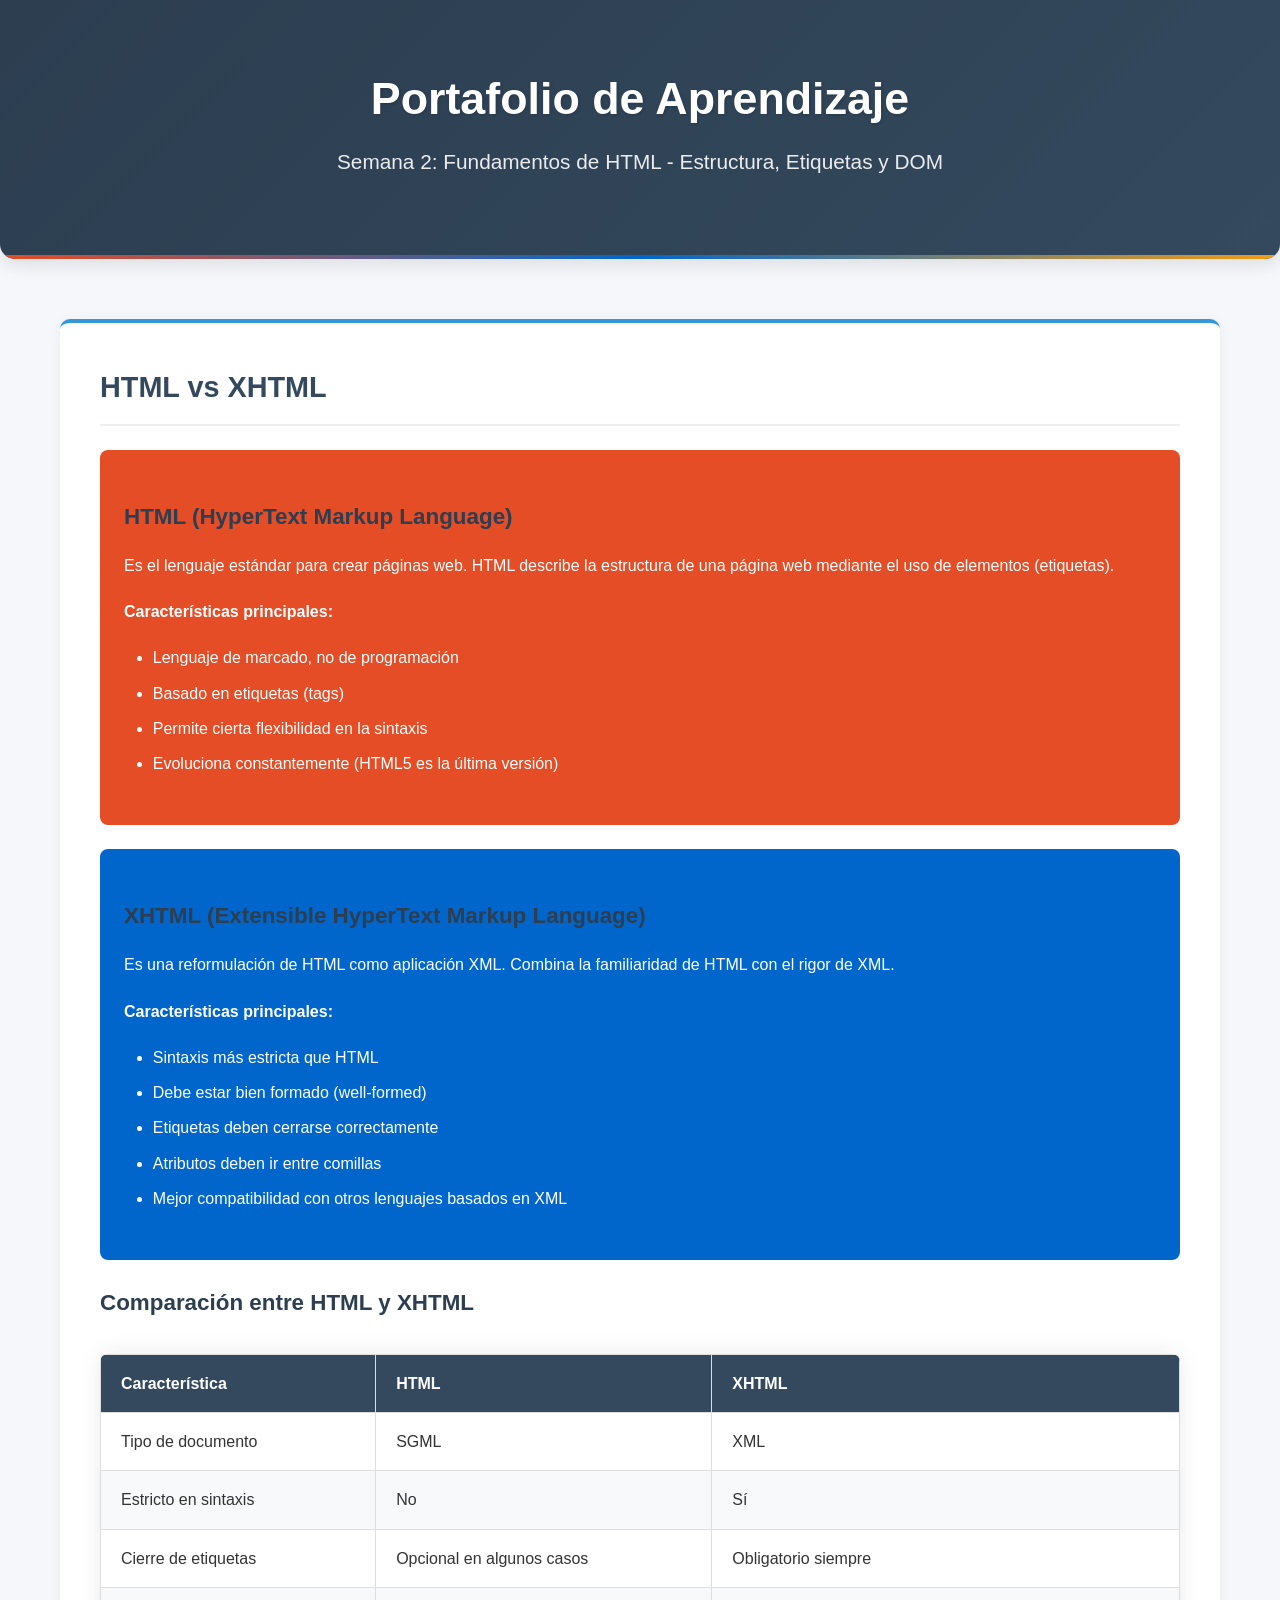
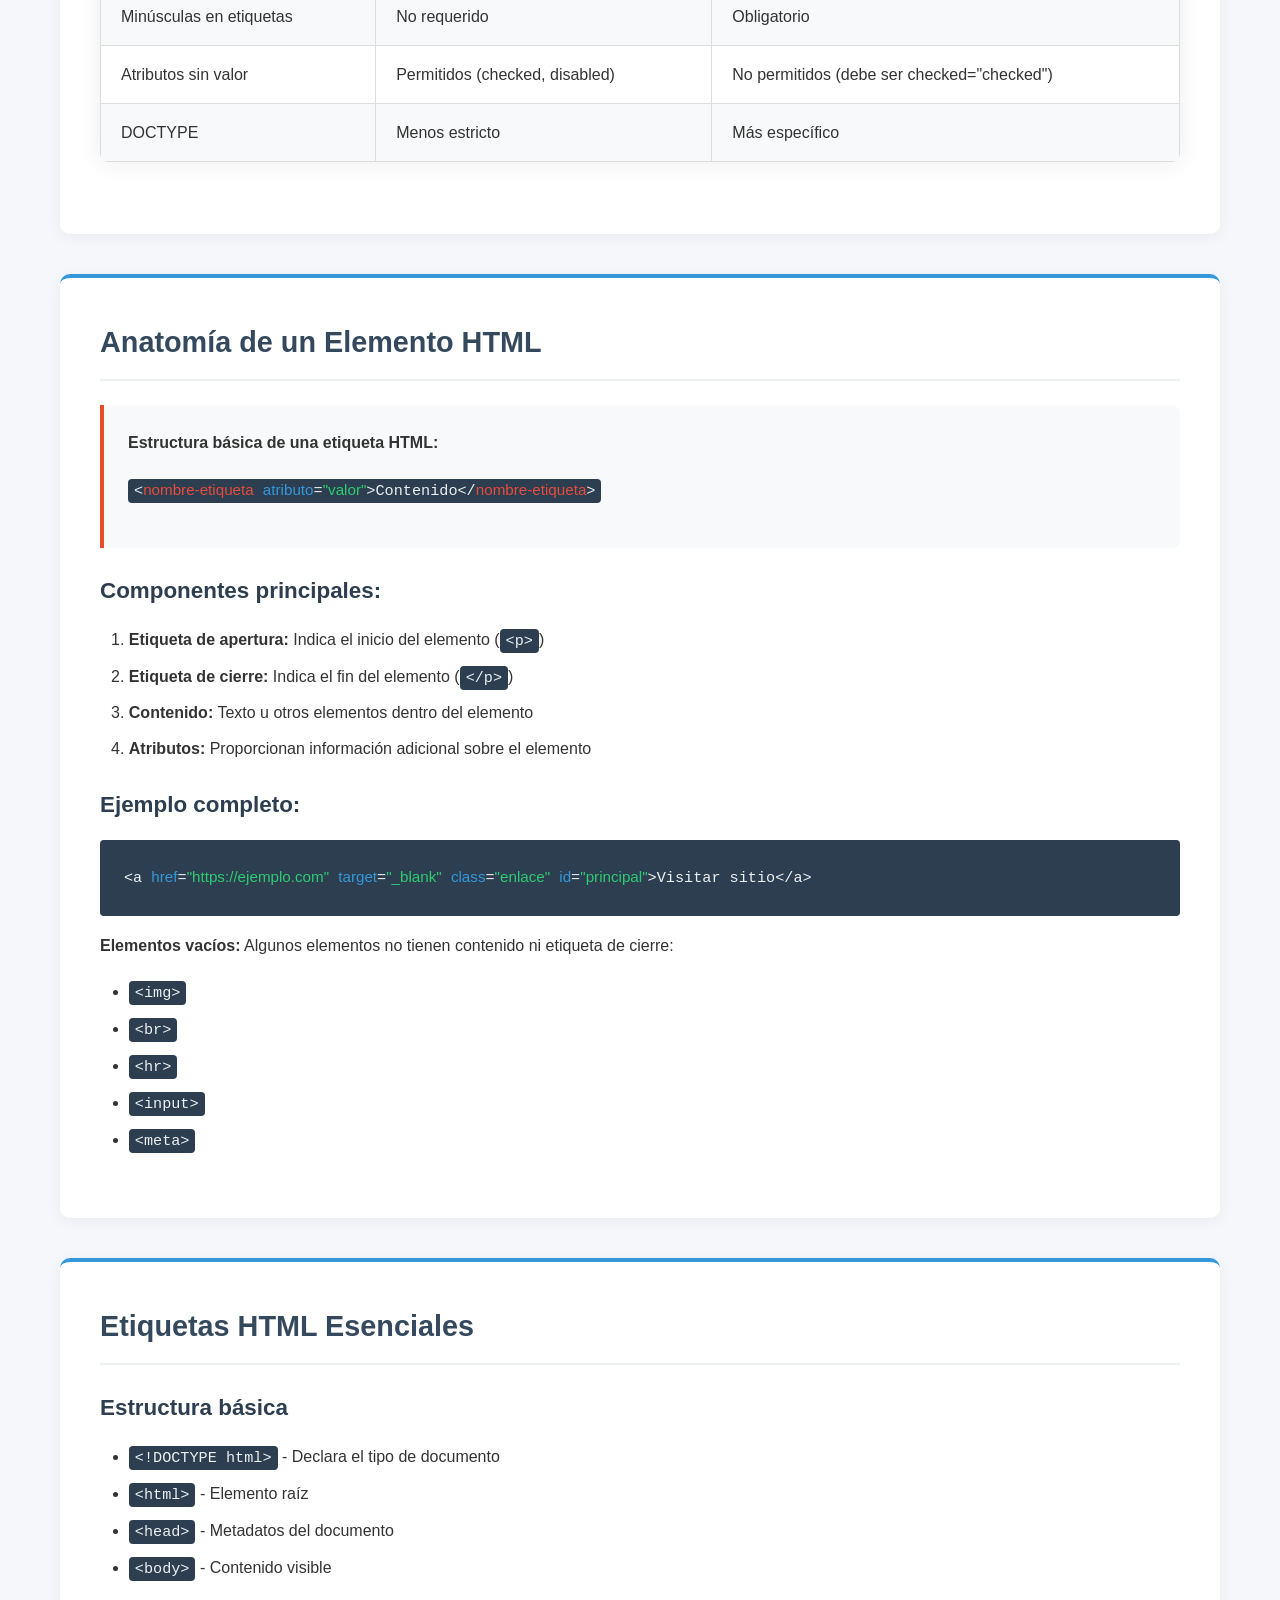
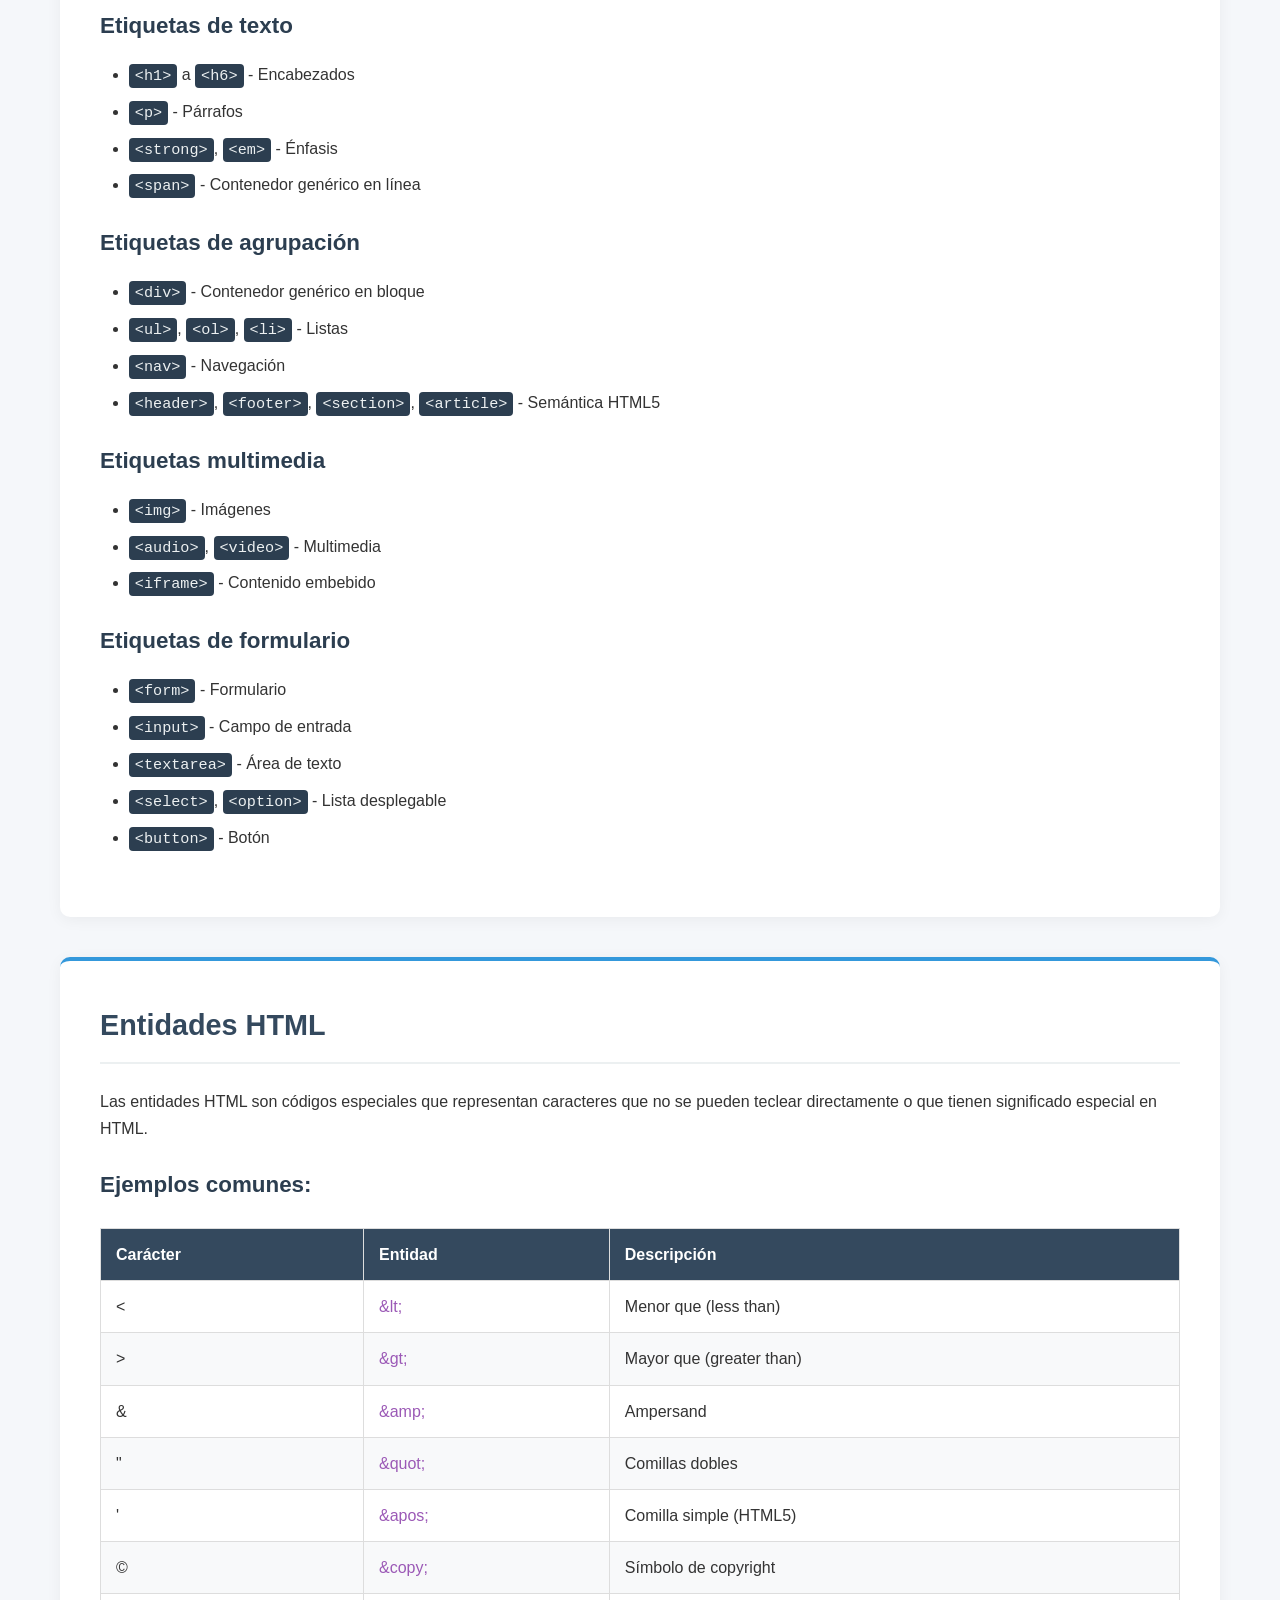
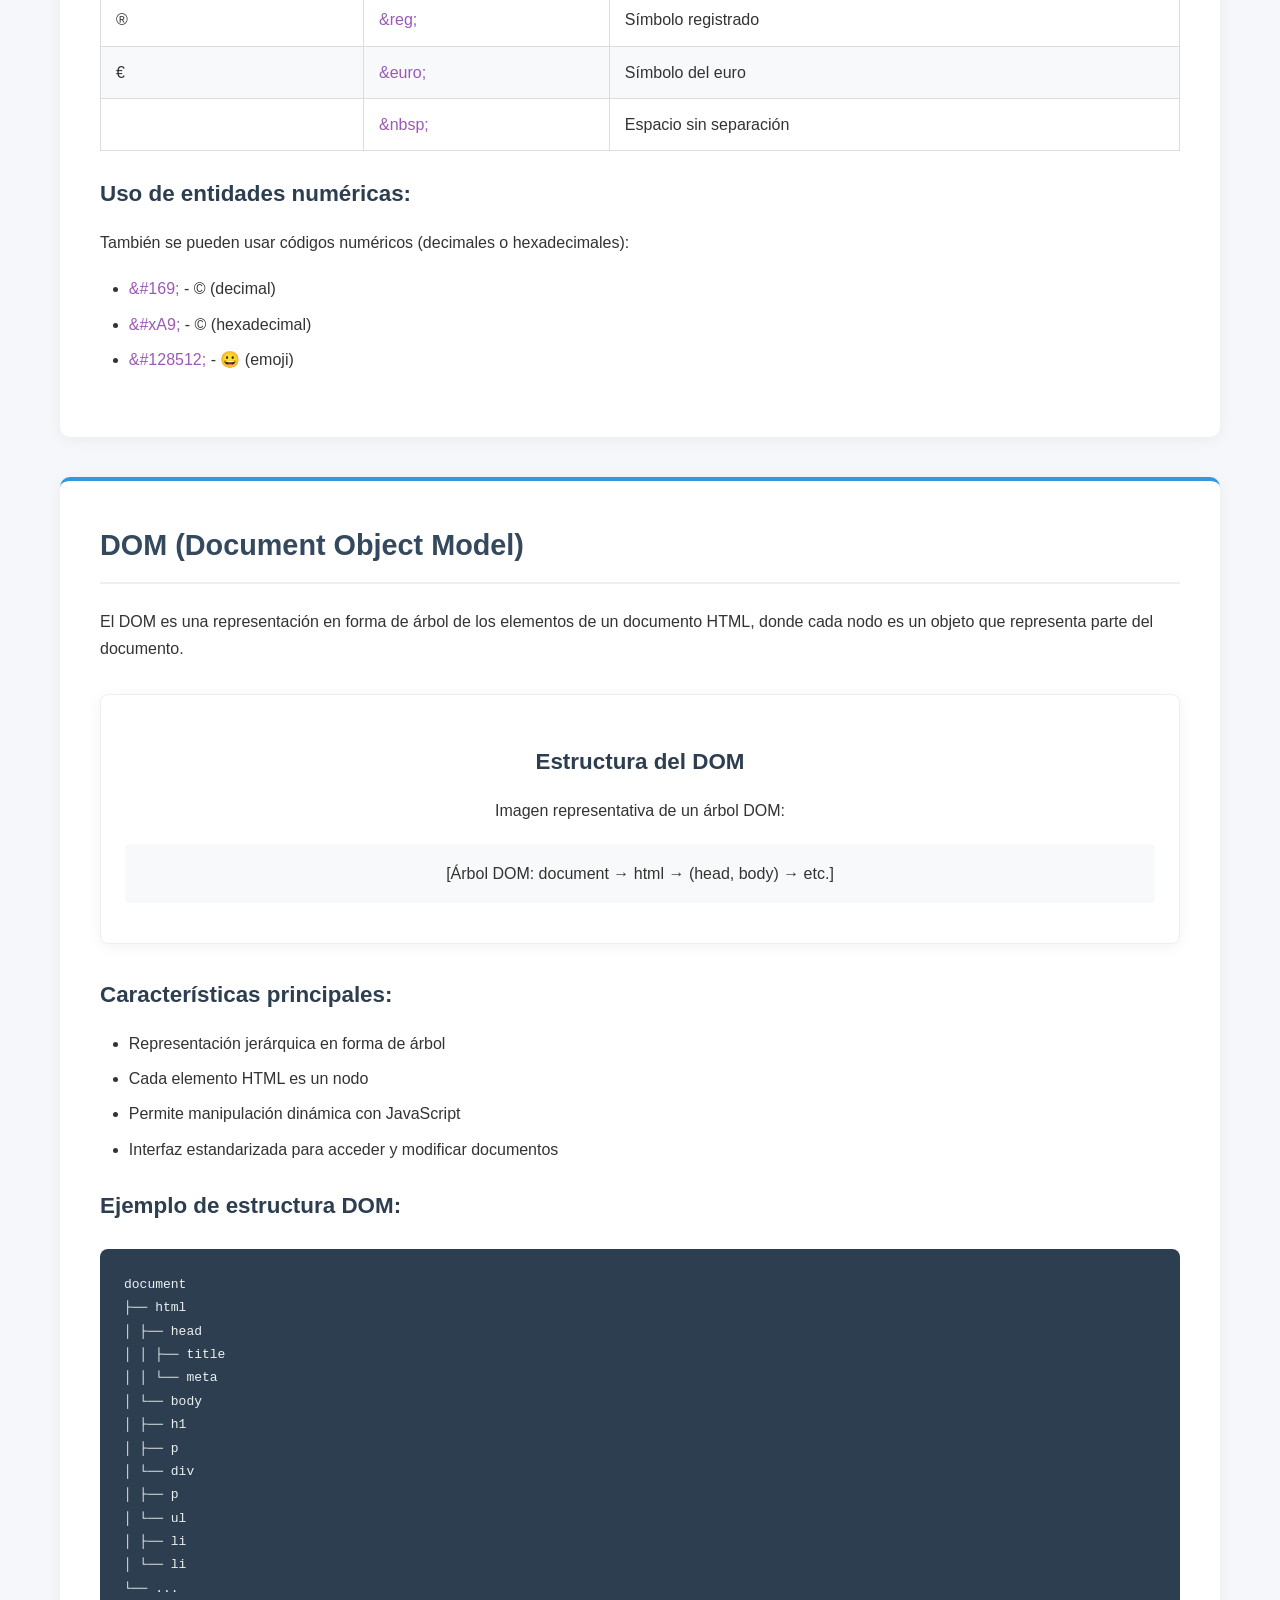
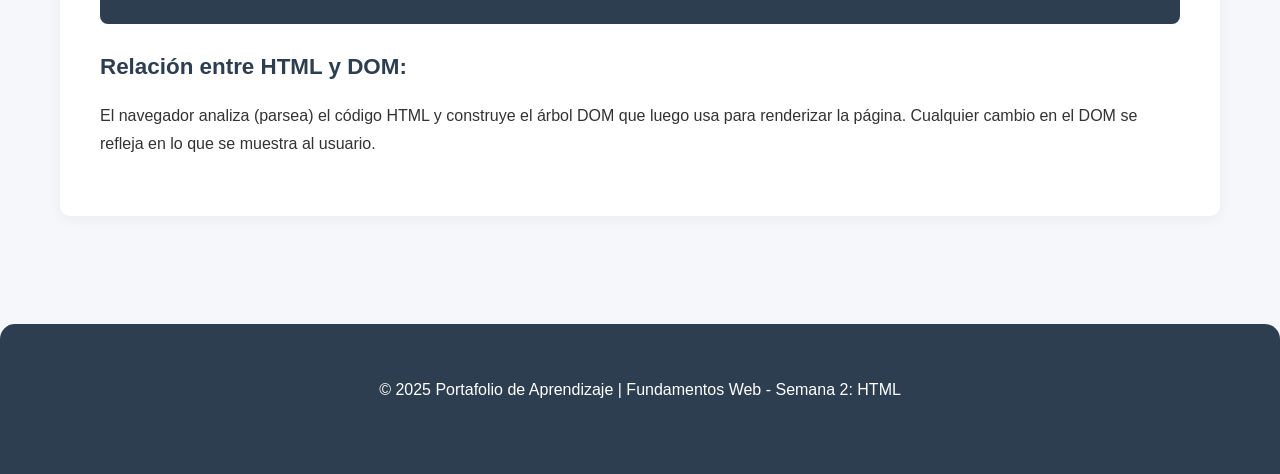
<file: Semana2.html>
<!DOCTYPE html>
<html lang="es">
<head>
    <meta charset="UTF-8">
    <meta name="viewport" content="width=device-width, initial-scale=1.0">
    <title>Portafolio - Semana 2: Fundamentos HTML</title>
    <style>
        :root {
            --primary-color: #2c3e50;
            --secondary-color: #34495e;
            --accent-color: #3498db;
            --light-color: #ecf0f1;
            --dark-color: #2c3e50;
            --html-color: #e44d26;
            --xhtml-color: #0066cc;
            --dom-color: #f39c12;
        }
        
        * {
            margin: 0;
            padding: 0;
            box-sizing: border-box;
            font-family: 'Segoe UI', Tahoma, Geneva, Verdana, sans-serif;
        }
        
        body {
            background-color: #f5f7fa;
            color: #333;
            line-height: 1.7;
        }
        
        .container {
            max-width: 1200px;
            margin: 0 auto;
            padding: 20px;
        }
        
        header {
            background: linear-gradient(135deg, var(--primary-color), var(--secondary-color));
            color: white;
            padding: 2.5rem 0;
            text-align: center;
            border-radius: 0 0 15px 15px;
            box-shadow: 0 6px 18px rgba(0, 0, 0, 0.1);
            margin-bottom: 2.5rem;
            position: relative;
            overflow: hidden;
        }
        
        header::after {
            content: "";
            position: absolute;
            bottom: 0;
            left: 0;
            right: 0;
            height: 4px;
            background: linear-gradient(90deg, var(--html-color), var(--xhtml-color), var(--dom-color));
        }
        
        h1 {
            font-size: 2.8rem;
            margin-bottom: 0.5rem;
            text-shadow: 1px 1px 3px rgba(0, 0, 0, 0.2);
        }
        
        .subtitle {
            font-size: 1.3rem;
            opacity: 0.9;
            font-weight: 300;
        }
        
        .content-section {
            background-color: white;
            border-radius: 10px;
            padding: 2.5rem;
            margin-bottom: 2.5rem;
            box-shadow: 0 3px 15px rgba(0, 0, 0, 0.05);
            border-top: 4px solid var(--accent-color);
        }
        
        h2 {
            color: var(--secondary-color);
            margin-bottom: 1.5rem;
            padding-bottom: 0.75rem;
            border-bottom: 2px solid var(--light-color);
            font-size: 1.8rem;
        }
        
        h3 {
            color: var(--primary-color);
            margin: 1.5rem 0 1rem;
            font-size: 1.4rem;
        }
        
        p {
            margin-bottom: 1.2rem;
        }
        
        ul, ol {
            margin-bottom: 1.5rem;
            padding-left: 1.8rem;
        }
        
        li {
            margin-bottom: 0.5rem;
        }
        
        .comparison-table {
            width: 100%;
            border-collapse: collapse;
            margin: 2rem 0;
            overflow: hidden;
            border-radius: 8px;
            box-shadow: 0 0 25px rgba(0, 0, 0, 0.08);
        }
        
        .comparison-table thead tr {
            background-color: var(--secondary-color);
            color: white;
            text-align: left;
        }
        
        .comparison-table th,
        .comparison-table td {
            padding: 15px 20px;
            border: 1px solid #ddd;
        }
        
        .comparison-table tbody tr:nth-of-type(even) {
            background-color: #f8f9fa;
        }
        
        .comparison-table tbody tr:hover {
            background-color: #e9f5ff;
        }
        
        .element-anatomy {
            background-color: #f8f9fa;
            border-left: 4px solid var(--html-color);
            padding: 1.5rem;
            margin: 1.5rem 0;
            border-radius: 0 8px 8px 0;
        }
        
        .code {
            font-family: 'Courier New', Courier, monospace;
            background-color: #2c3e50;
            color: #ecf0f1;
            padding: 3px 6px;
            border-radius: 4px;
            font-size: 0.95rem;
        }
        
        .tag {
            color: #e74c3c;
        }
        
        .attribute {
            color: #3498db;
        }
        
        .value {
            color: #2ecc71;
        }
        
        .entity {
            color: #9b59b6;
        }
        
        .dom-diagram {
            text-align: center;
            margin: 2rem 0;
            background-color: #fff;
            padding: 1.5rem;
            border-radius: 8px;
            box-shadow: 0 3px 15px rgba(0, 0, 0, 0.05);
            border: 1px solid #eee;
        }
        
        .dom-diagram img {
            max-width: 100%;
            height: auto;
            border-radius: 4px;
        }
        
        .dom-tree {
            font-family: monospace;
            line-height: 1.8;
            background-color: #2c3e50;
            color: #ecf0f1;
            padding: 1.5rem;
            border-radius: 8px;
            margin: 1.5rem 0;
            overflow-x: auto;
        }
        
        .html-box, .xhtml-box {
            padding: 1.5rem;
            margin: 1.5rem 0;
            border-radius: 8px;
            color: white;
        }
        
        .html-box {
            background-color: var(--html-color);
            border-left: 6px solid darken(var(--html-color), 10%);
        }
        
        .xhtml-box {
            background-color: var(--xhtml-color);
            border-left: 6px solid darken(var(--xhtml-color), 10%);
        }
        
        .entity-table {
            width: 100%;
            border-collapse: collapse;
            margin: 1.5rem 0;
        }
        
        .entity-table th,
        .entity-table td {
            padding: 12px 15px;
            border: 1px solid #ddd;
            text-align: left;
        }
        
        .entity-table th {
            background-color: var(--secondary-color);
            color: white;
        }
        
        .entity-table tr:nth-child(even) {
            background-color: #f8f9fa;
        }
        
        footer {
            text-align: center;
            padding: 2rem;
            background-color: var(--dark-color);
            color: white;
            border-radius: 15px 15px 0 0;
            margin-top: 3rem;
        }
        
        @media (max-width: 768px) {
            .container {
                padding: 15px;
            }
            
            h1 {
                font-size: 2.2rem;
            }
            
            .content-section {
                padding: 1.8rem;
            }
            
            .comparison-table {
                display: block;
                overflow-x: auto;
            }
        }
    </style>
</head>
<body>
    <header>
        <div class="container">
            <h1>Portafolio de Aprendizaje</h1>
            <p class="subtitle">Semana 2: Fundamentos de HTML - Estructura, Etiquetas y DOM</p>
        </div>
    </header>
    
    <main class="container">
        <section class="content-section">
            <h2>HTML vs XHTML</h2>
            
            <div class="html-box">
                <h3>HTML (HyperText Markup Language)</h3>
                <p>Es el lenguaje estándar para crear páginas web. HTML describe la estructura de una página web mediante el uso de elementos (etiquetas).</p>
                <p><strong>Características principales:</strong></p>
                <ul>
                    <li>Lenguaje de marcado, no de programación</li>
                    <li>Basado en etiquetas (tags)</li>
                    <li>Permite cierta flexibilidad en la sintaxis</li>
                    <li>Evoluciona constantemente (HTML5 es la última versión)</li>
                </ul>
            </div>
            
            <div class="xhtml-box">
                <h3>XHTML (Extensible HyperText Markup Language)</h3>
                <p>Es una reformulación de HTML como aplicación XML. Combina la familiaridad de HTML con el rigor de XML.</p>
                <p><strong>Características principales:</strong></p>
                <ul>
                    <li>Sintaxis más estricta que HTML</li>
                    <li>Debe estar bien formado (well-formed)</li>
                    <li>Etiquetas deben cerrarse correctamente</li>
                    <li>Atributos deben ir entre comillas</li>
                    <li>Mejor compatibilidad con otros lenguajes basados en XML</li>
                </ul>
            </div>
            
            <h3>Comparación entre HTML y XHTML</h3>
            <table class="comparison-table">
                <thead>
                    <tr>
                        <th>Característica</th>
                        <th>HTML</th>
                        <th>XHTML</th>
                    </tr>
                </thead>
                <tbody>
                    <tr>
                        <td>Tipo de documento</td>
                        <td>SGML</td>
                        <td>XML</td>
                    </tr>
                    <tr>
                        <td>Estricto en sintaxis</td>
                        <td>No</td>
                        <td>Sí</td>
                    </tr>
                    <tr>
                        <td>Cierre de etiquetas</td>
                        <td>Opcional en algunos casos</td>
                        <td>Obligatorio siempre</td>
                    </tr>
                    <tr>
                        <td>Minúsculas en etiquetas</td>
                        <td>No requerido</td>
                        <td>Obligatorio</td>
                    </tr>
                    <tr>
                        <td>Atributos sin valor</td>
                        <td>Permitidos (checked, disabled)</td>
                        <td>No permitidos (debe ser checked="checked")</td>
                    </tr>
                    <tr>
                        <td>DOCTYPE</td>
                        <td>Menos estricto</td>
                        <td>Más específico</td>
                    </tr>
                </tbody>
            </table>
        </section>
        
        <section class="content-section">
            <h2>Anatomía de un Elemento HTML</h2>
            
            <div class="element-anatomy">
                <p><strong>Estructura básica de una etiqueta HTML:</strong></p>
                <p><span class="code">&lt;<span class="tag">nombre-etiqueta</span> <span class="attribute">atributo</span>=<span class="value">"valor"</span>&gt;Contenido&lt;/<span class="tag">nombre-etiqueta</span>&gt;</span></p>
            </div>
            
            <h3>Componentes principales:</h3>
            <ol>
                <li><strong>Etiqueta de apertura:</strong> Indica el inicio del elemento (<span class="code">&lt;p&gt;</span>)</li>
                <li><strong>Etiqueta de cierre:</strong> Indica el fin del elemento (<span class="code">&lt;/p&gt;</span>)</li>
                <li><strong>Contenido:</strong> Texto u otros elementos dentro del elemento</li>
                <li><strong>Atributos:</strong> Proporcionan información adicional sobre el elemento</li>
            </ol>
            
            <h3>Ejemplo completo:</h3>
            <div class="code" style="padding: 1.5rem; margin: 1rem 0;">
                &lt;a <span class="attribute">href</span>=<span class="value">"https://ejemplo.com"</span> <span class="attribute">target</span>=<span class="value">"_blank"</span> <span class="attribute">class</span>=<span class="value">"enlace"</span> <span class="attribute">id</span>=<span class="value">"principal"</span>&gt;Visitar sitio&lt;/a&gt;
            </div>
            
            <p><strong>Elementos vacíos:</strong> Algunos elementos no tienen contenido ni etiqueta de cierre:</p>
            <ul>
                <li><span class="code">&lt;img&gt;</span></li>
                <li><span class="code">&lt;br&gt;</span></li>
                <li><span class="code">&lt;hr&gt;</span></li>
                <li><span class="code">&lt;input&gt;</span></li>
                <li><span class="code">&lt;meta&gt;</span></li>
            </ul>
        </section>
        
        <section class="content-section">
            <h2>Etiquetas HTML Esenciales</h2>
            
            <h3>Estructura básica</h3>
            <ul>
                <li><span class="code">&lt;!DOCTYPE html&gt;</span> - Declara el tipo de documento</li>
                <li><span class="code">&lt;html&gt;</span> - Elemento raíz</li>
                <li><span class="code">&lt;head&gt;</span> - Metadatos del documento</li>
                <li><span class="code">&lt;body&gt;</span> - Contenido visible</li>
            </ul>
            
            <h3>Etiquetas de texto</h3>
            <ul>
                <li><span class="code">&lt;h1&gt;</span> a <span class="code">&lt;h6&gt;</span> - Encabezados</li>
                <li><span class="code">&lt;p&gt;</span> - Párrafos</li>
                <li><span class="code">&lt;strong&gt;</span>, <span class="code">&lt;em&gt;</span> - Énfasis</li>
                <li><span class="code">&lt;span&gt;</span> - Contenedor genérico en línea</li>
            </ul>
            
            <h3>Etiquetas de agrupación</h3>
            <ul>
                <li><span class="code">&lt;div&gt;</span> - Contenedor genérico en bloque</li>
                <li><span class="code">&lt;ul&gt;</span>, <span class="code">&lt;ol&gt;</span>, <span class="code">&lt;li&gt;</span> - Listas</li>
                <li><span class="code">&lt;nav&gt;</span> - Navegación</li>
                <li><span class="code">&lt;header&gt;</span>, <span class="code">&lt;footer&gt;</span>, <span class="code">&lt;section&gt;</span>, <span class="code">&lt;article&gt;</span> - Semántica HTML5</li>
            </ul>
            
            <h3>Etiquetas multimedia</h3>
            <ul>
                <li><span class="code">&lt;img&gt;</span> - Imágenes</li>
                <li><span class="code">&lt;audio&gt;</span>, <span class="code">&lt;video&gt;</span> - Multimedia</li>
                <li><span class="code">&lt;iframe&gt;</span> - Contenido embebido</li>
            </ul>
            
            <h3>Etiquetas de formulario</h3>
            <ul>
                <li><span class="code">&lt;form&gt;</span> - Formulario</li>
                <li><span class="code">&lt;input&gt;</span> - Campo de entrada</li>
                <li><span class="code">&lt;textarea&gt;</span> - Área de texto</li>
                <li><span class="code">&lt;select&gt;</span>, <span class="code">&lt;option&gt;</span> - Lista desplegable</li>
                <li><span class="code">&lt;button&gt;</span> - Botón</li>
            </ul>
        </section>
        
        <section class="content-section">
            <h2>Entidades HTML</h2>
            
            <p>Las entidades HTML son códigos especiales que representan caracteres que no se pueden teclear directamente o que tienen significado especial en HTML.</p>
            
            <h3>Ejemplos comunes:</h3>
            <table class="entity-table">
                <thead>
                    <tr>
                        <th>Carácter</th>
                        <th>Entidad</th>
                        <th>Descripción</th>
                    </tr>
                </thead>
                <tbody>
                    <tr>
                        <td>&lt;</td>
                        <td><span class="entity">&amp;lt;</span></td>
                        <td>Menor que (less than)</td>
                    </tr>
                    <tr>
                        <td>&gt;</td>
                        <td><span class="entity">&amp;gt;</span></td>
                        <td>Mayor que (greater than)</td>
                    </tr>
                    <tr>
                        <td>&amp;</td>
                        <td><span class="entity">&amp;amp;</span></td>
                        <td>Ampersand</td>
                    </tr>
                    <tr>
                        <td>"</td>
                        <td><span class="entity">&amp;quot;</span></td>
                        <td>Comillas dobles</td>
                    </tr>
                    <tr>
                        <td>'</td>
                        <td><span class="entity">&amp;apos;</span></td>
                        <td>Comilla simple (HTML5)</td>
                    </tr>
                    <tr>
                        <td>©</td>
                        <td><span class="entity">&amp;copy;</span></td>
                        <td>Símbolo de copyright</td>
                    </tr>
                    <tr>
                        <td>®</td>
                        <td><span class="entity">&amp;reg;</span></td>
                        <td>Símbolo registrado</td>
                    </tr>
                    <tr>
                        <td>€</td>
                        <td><span class="entity">&amp;euro;</span></td>
                        <td>Símbolo del euro</td>
                    </tr>
                    <tr>
                        <td> </td>
                        <td><span class="entity">&amp;nbsp;</span></td>
                        <td>Espacio sin separación</td>
                    </tr>
                </tbody>
            </table>
            
            <h3>Uso de entidades numéricas:</h3>
            <p>También se pueden usar códigos numéricos (decimales o hexadecimales):</p>
            <ul>
                <li><span class="entity">&amp;#169;</span> - © (decimal)</li>
                <li><span class="entity">&amp;#xA9;</span> - © (hexadecimal)</li>
                <li><span class="entity">&amp;#128512;</span> - 😀 (emoji)</li>
            </ul>
        </section>
        
        <section class="content-section">
            <h2>DOM (Document Object Model)</h2>
            
            <p>El DOM es una representación en forma de árbol de los elementos de un documento HTML, donde cada nodo es un objeto que representa parte del documento.</p>
            
            <div class="dom-diagram">
                <h3>Estructura del DOM</h3>
                <p>Imagen representativa de un árbol DOM:</p>
                <!-- En un caso real, aquí iría una imagen o diagrama SVG -->
                <div style="background-color: #f8f9fa; padding: 1rem; border-radius: 4px; margin: 1rem 0; text-align: center;">
                    [Árbol DOM: document → html → (head, body) → etc.]
                </div>
            </div>
            
            <h3>Características principales:</h3>
            <ul>
                <li>Representación jerárquica en forma de árbol</li>
                <li>Cada elemento HTML es un nodo</li>
                <li>Permite manipulación dinámica con JavaScript</li>
                <li>Interfaz estandarizada para acceder y modificar documentos</li>
            </ul>
            
            <h3>Ejemplo de estructura DOM:</h3>
            <div class="dom-tree">
                document<br>
                ├── html<br>
                │   ├── head<br>
                │   │   ├── title<br>
                │   │   └── meta<br>
                │   └── body<br>
                │       ├── h1<br>
                │       ├── p<br>
                │       └── div<br>
                │           ├── p<br>
                │           └── ul<br>
                │               ├── li<br>
                │               └── li<br>
                └── ...
            </div>
            
            <h3>Relación entre HTML y DOM:</h3>
            <p>El navegador analiza (parsea) el código HTML y construye el árbol DOM que luego usa para renderizar la página. Cualquier cambio en el DOM se refleja en lo que se muestra al usuario.</p>
        </section>
    </main>
    
    <footer>
        <div class="container">
            <p>© 2025 Portafolio de Aprendizaje | Fundamentos Web - Semana 2: HTML</p>
        </div>
    </footer>
</body>
</html>
</file>
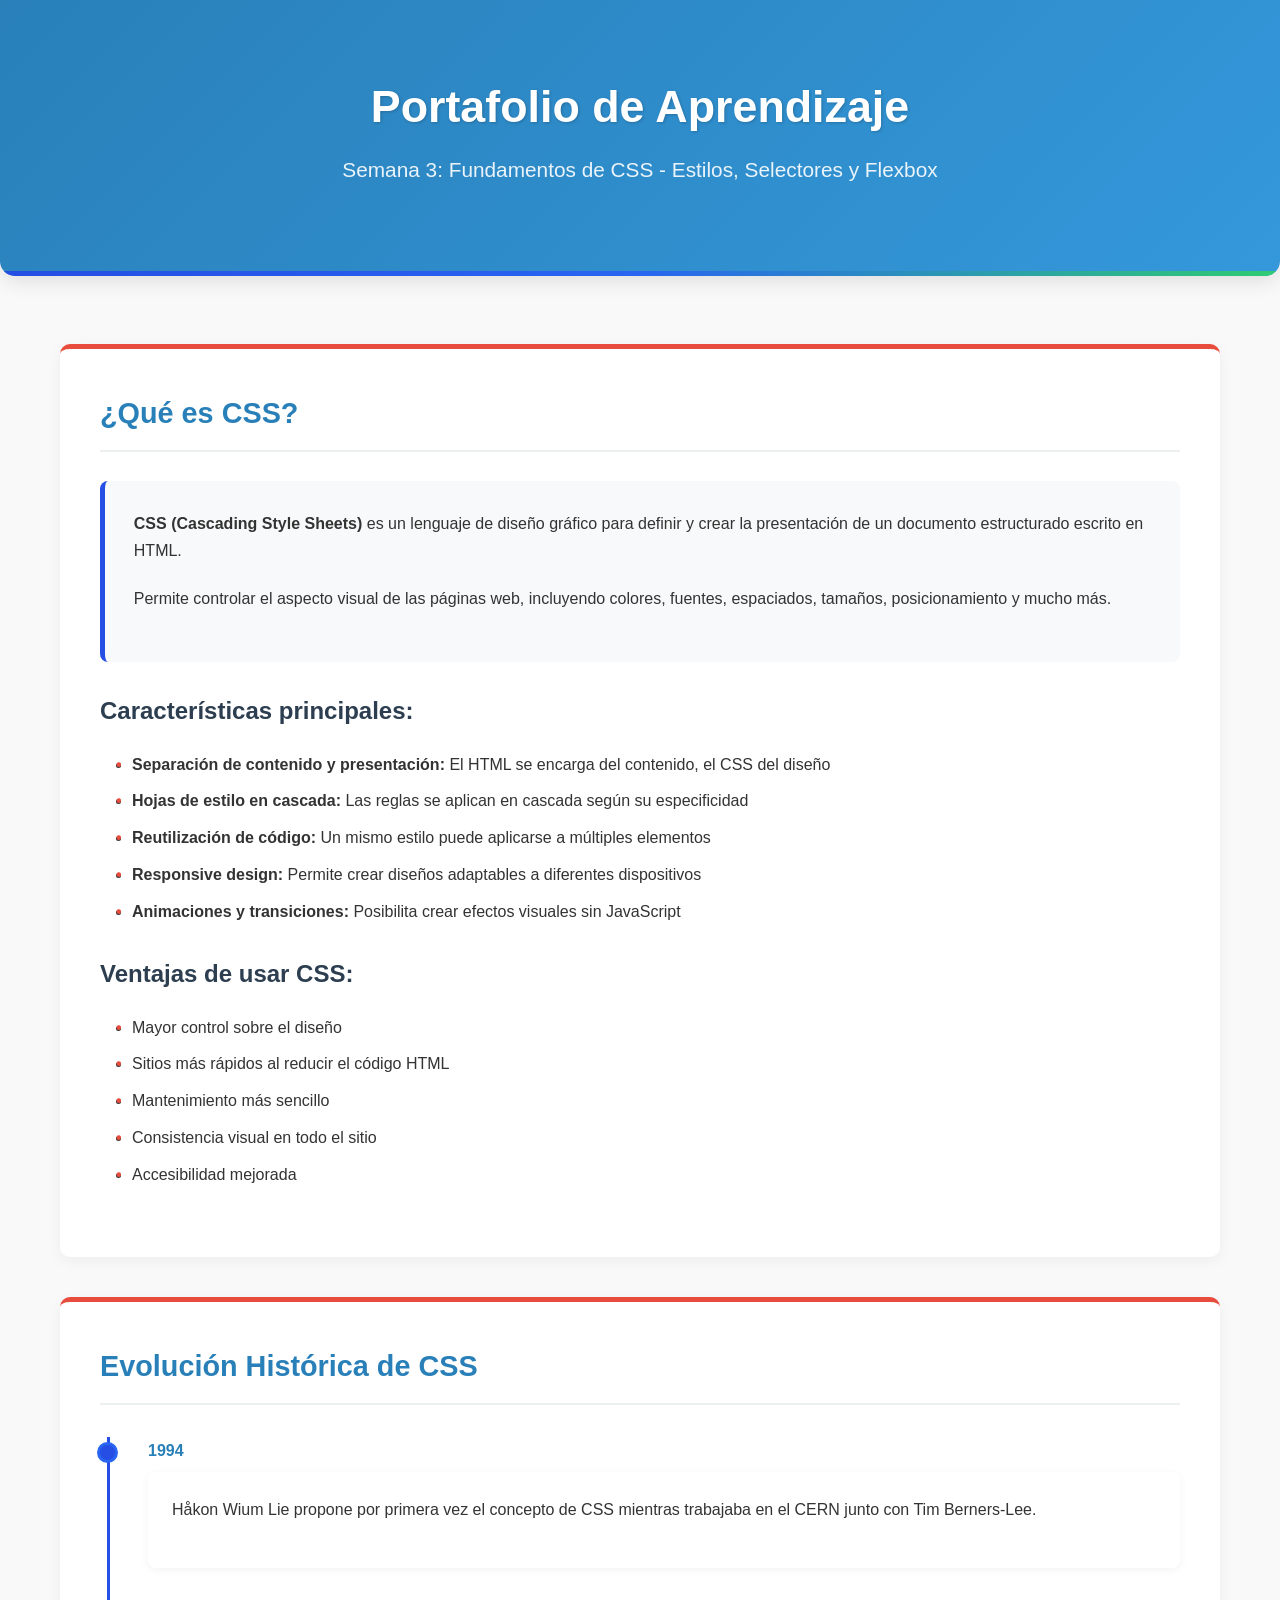
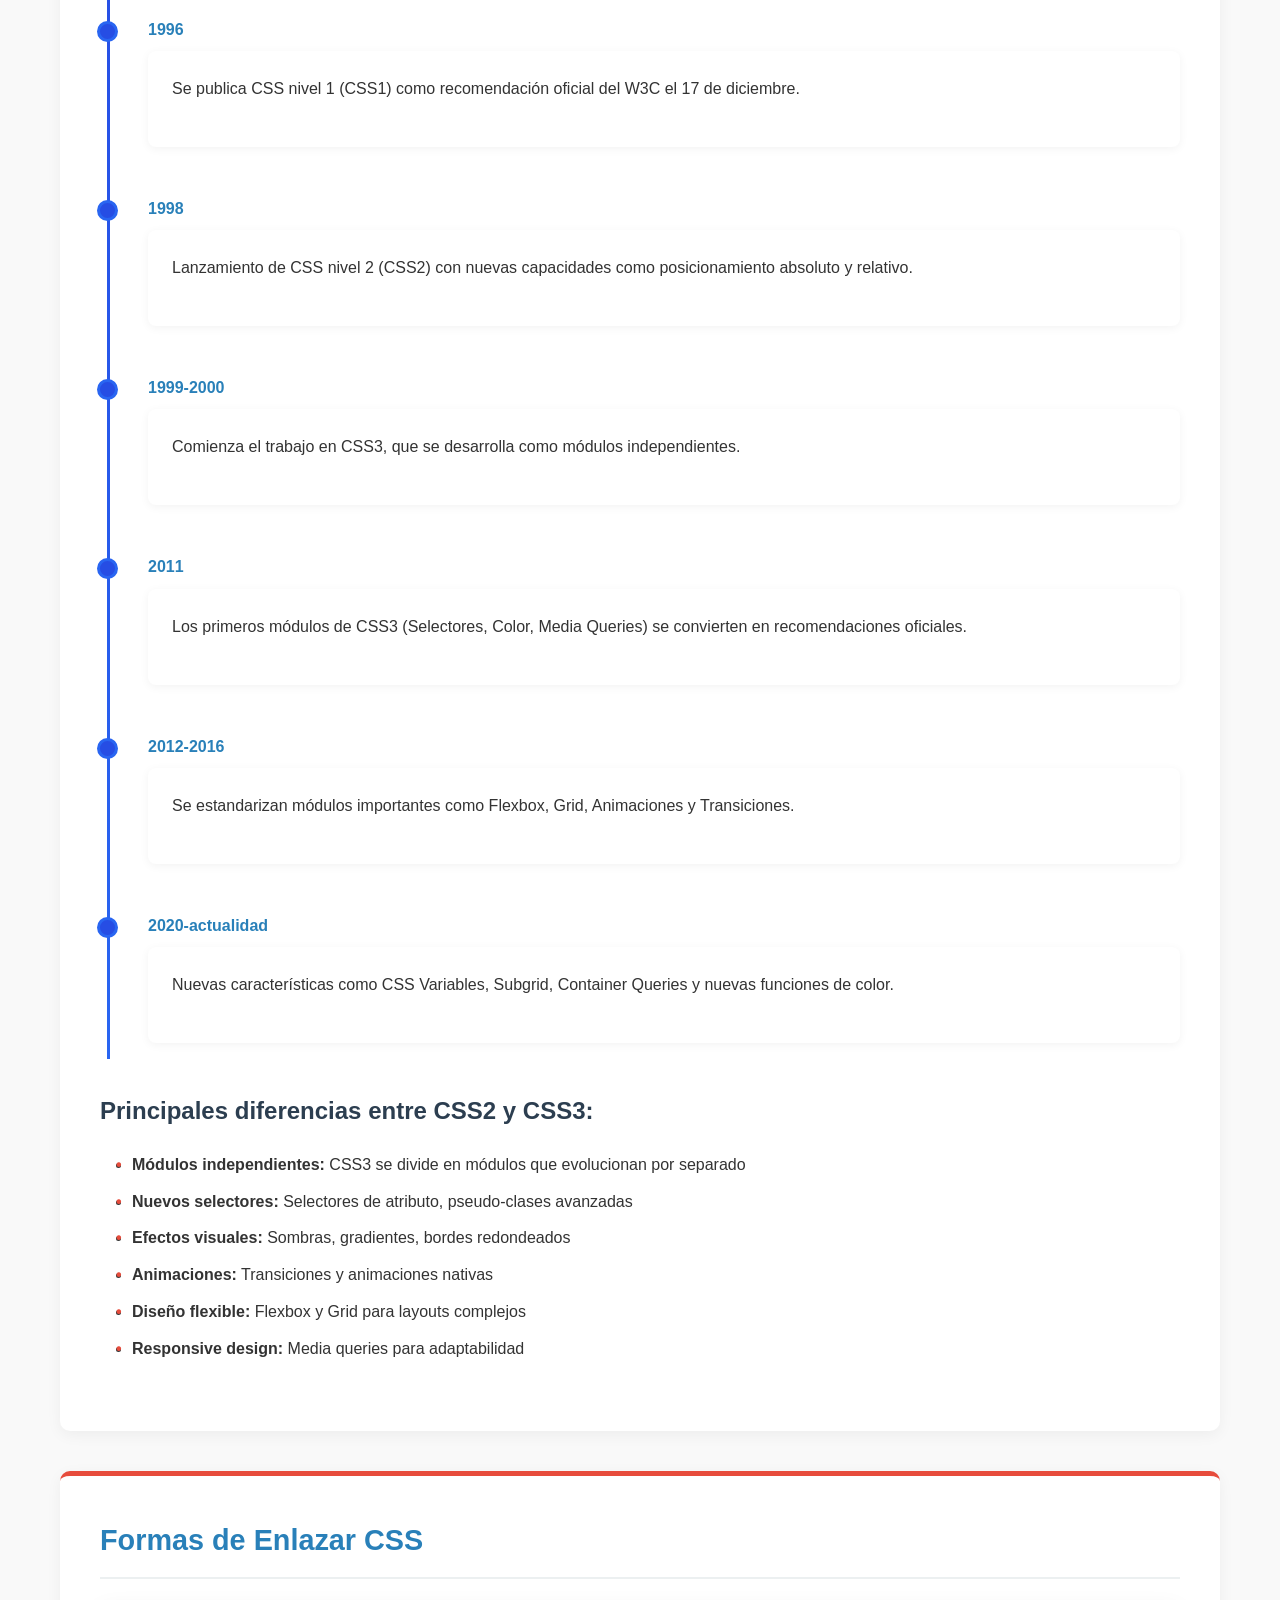
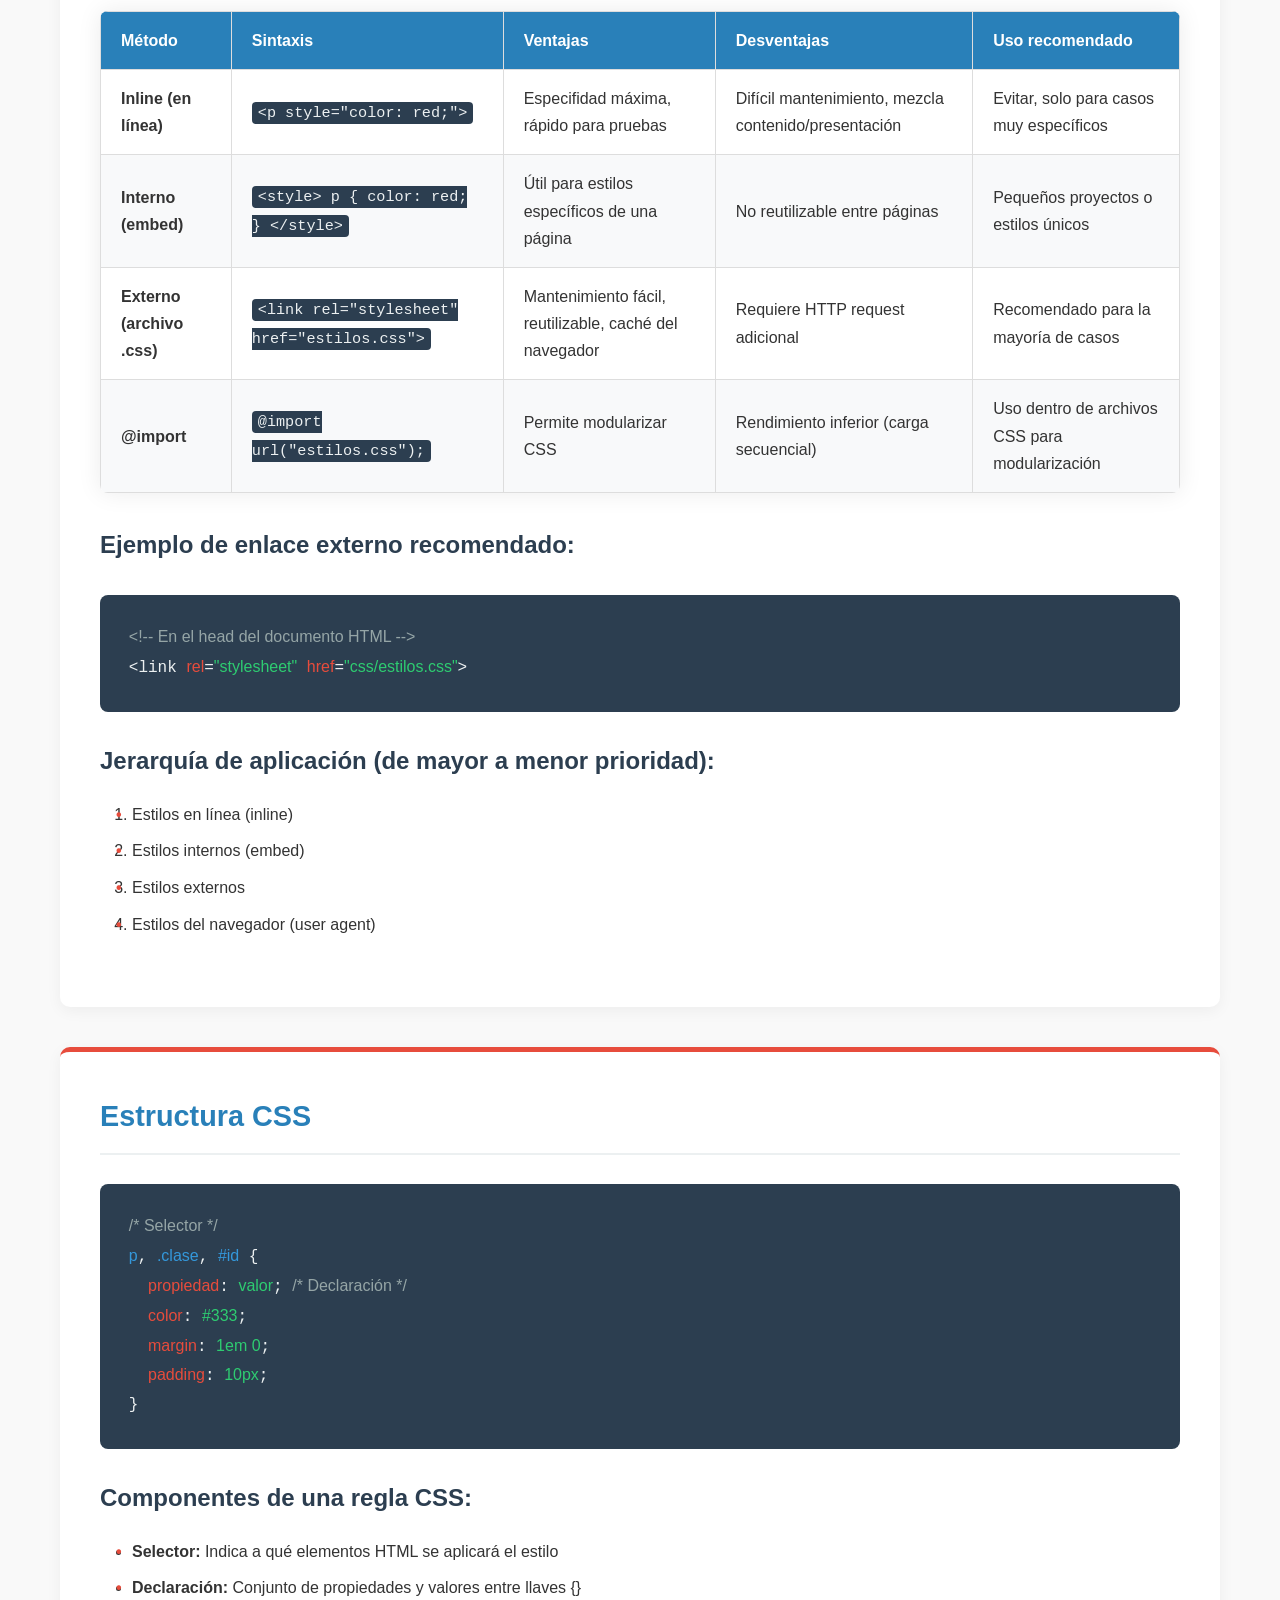
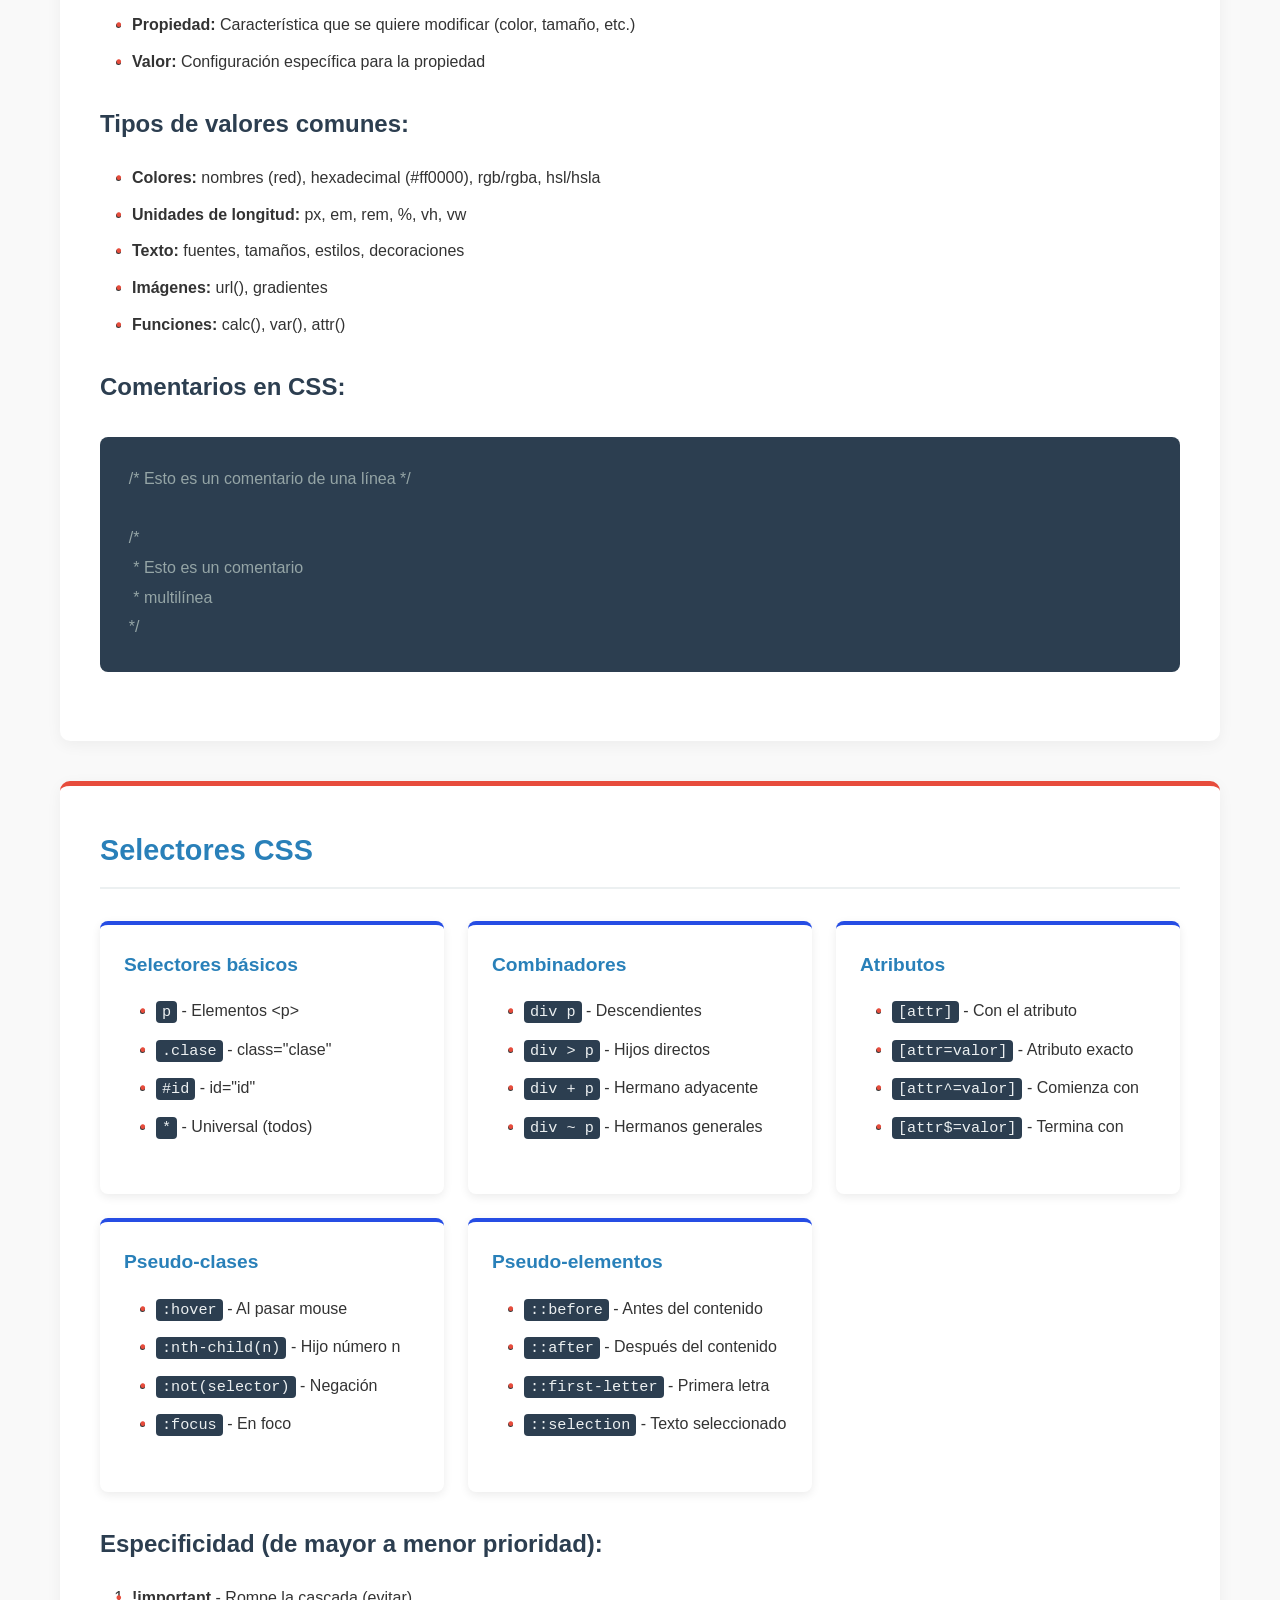
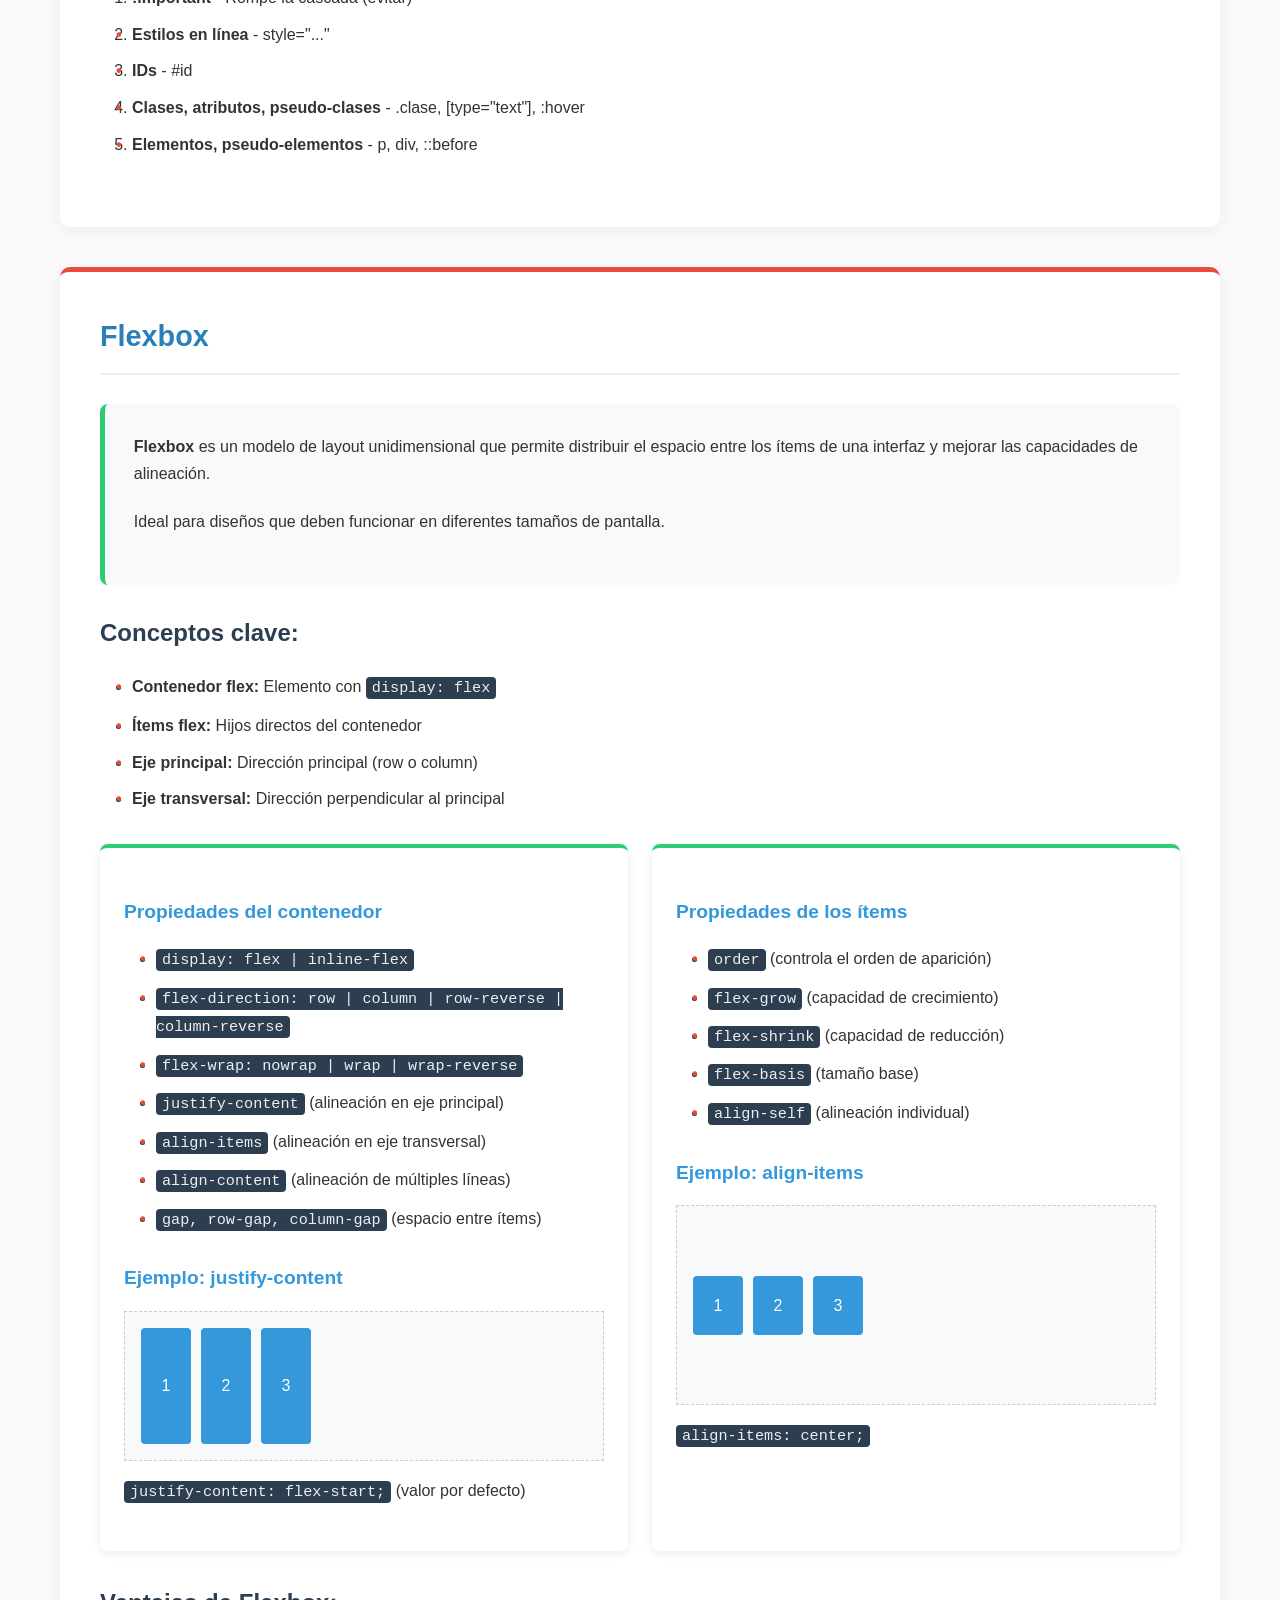
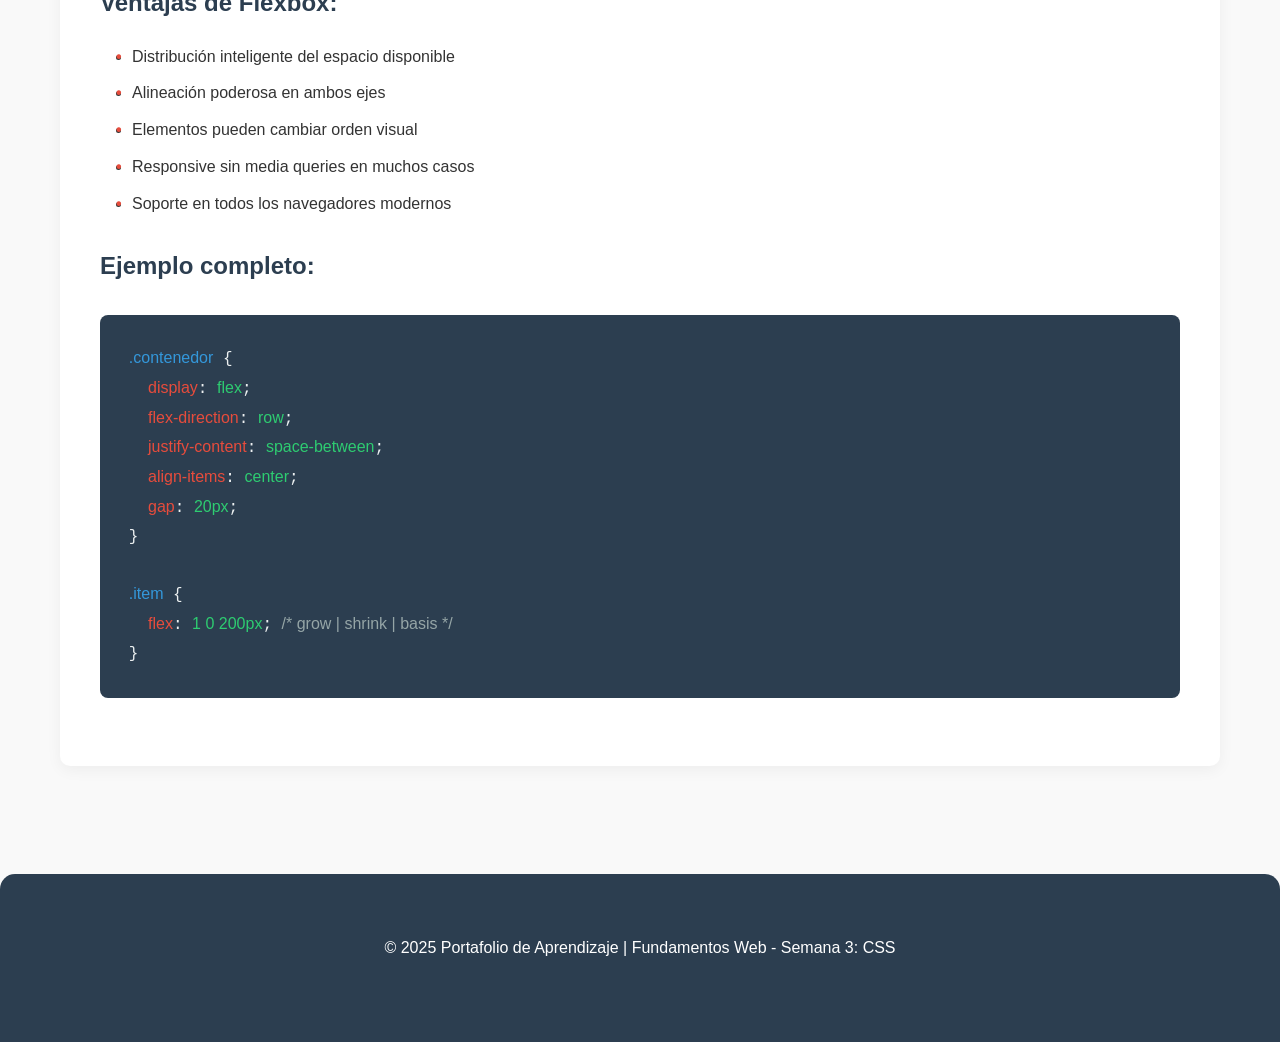
<file: Semana3.html>
<!DOCTYPE html>
<html lang="es">
<head>
    <meta charset="UTF-8">
    <meta name="viewport" content="width=device-width, initial-scale=1.0">
    <title>Portafolio - Semana 3: Fundamentos CSS</title>
    <style>
        :root {
            --primary-color: #2980b9;
            --secondary-color: #3498db;
            --accent-color: #e74c3c;
            --light-color: #ecf0f1;
            --dark-color: #2c3e50;
            --css-color: #264de4;
            --css3-color: #2965f1;
            --flexbox-color: #2ecc71;
        }
        
        * {
            margin: 0;
            padding: 0;
            box-sizing: border-box;
            font-family: 'Segoe UI', Tahoma, Geneva, Verdana, sans-serif;
        }
        
        body {
            background-color: #f9f9f9;
            color: #333;
            line-height: 1.7;
        }
        
        .container {
            max-width: 1200px;
            margin: 0 auto;
            padding: 20px;
        }
        
        header {
            background: linear-gradient(135deg, var(--primary-color), var(--secondary-color));
            color: white;
            padding: 3rem 0;
            text-align: center;
            border-radius: 0 0 15px 15px;
            box-shadow: 0 6px 20px rgba(0, 0, 0, 0.1);
            margin-bottom: 3rem;
            position: relative;
            overflow: hidden;
        }
        
        header::after {
            content: "";
            position: absolute;
            bottom: 0;
            left: 0;
            right: 0;
            height: 5px;
            background: linear-gradient(90deg, var(--css-color), var(--css3-color), var(--flexbox-color));
        }
        
        h1 {
            font-size: 2.8rem;
            margin-bottom: 0.5rem;
            text-shadow: 1px 1px 3px rgba(0, 0, 0, 0.2);
        }
        
        .subtitle {
            font-size: 1.3rem;
            opacity: 0.9;
            font-weight: 300;
        }
        
        .content-section {
            background-color: white;
            border-radius: 10px;
            padding: 2.5rem;
            margin-bottom: 2.5rem;
            box-shadow: 0 4px 15px rgba(0, 0, 0, 0.05);
            border-top: 5px solid var(--accent-color);
        }
        
        h2 {
            color: var(--primary-color);
            margin-bottom: 1.5rem;
            padding-bottom: 0.75rem;
            border-bottom: 2px solid var(--light-color);
            font-size: 1.8rem;
        }
        
        h3 {
            color: var(--dark-color);
            margin: 1.8rem 0 1.2rem;
            font-size: 1.5rem;
        }
        
        h4 {
            color: var(--secondary-color);
            margin: 1.5rem 0 1rem;
            font-size: 1.2rem;
        }
        
        p {
            margin-bottom: 1.3rem;
        }
        
        ul, ol {
            margin-bottom: 1.8rem;
            padding-left: 2rem;
        }
        
        li {
            margin-bottom: 0.6rem;
            position: relative;
        }
        
        li::before {
            content: "•";
            color: var(--accent-color);
            font-weight: bold;
            display: inline-block;
            width: 1em;
            margin-left: -1em;
        }
        
        .info-box {
            padding: 1.8rem;
            margin: 1.8rem 0;
            border-radius: 8px;
            background-color: #f8f9fa;
            border-left: 5px solid var(--css-color);
        }
        
        .history-timeline {
            position: relative;
            padding-left: 3rem;
            margin: 2rem 0;
        }
        
        .history-timeline::before {
            content: "";
            position: absolute;
            left: 7px;
            top: 0;
            bottom: 0;
            width: 3px;
            background: linear-gradient(to bottom, var(--css-color), var(--css3-color));
        }
        
        .timeline-item {
            position: relative;
            margin-bottom: 2rem;
            padding-bottom: 1rem;
        }
        
        .timeline-item::before {
            content: "";
            position: absolute;
            left: -3.2rem;
            top: 5px;
            width: 15px;
            height: 15px;
            border-radius: 50%;
            background-color: var(--css-color);
            border: 3px solid var(--css3-color);
        }
        
        .timeline-year {
            font-weight: bold;
            color: var(--primary-color);
            display: block;
            margin-bottom: 0.5rem;
        }
        
        .timeline-content {
            background-color: white;
            padding: 1.5rem;
            border-radius: 8px;
            box-shadow: 0 2px 10px rgba(0, 0, 0, 0.05);
        }
        
        .methods-table {
            width: 100%;
            border-collapse: collapse;
            margin: 2rem 0;
            overflow: hidden;
            border-radius: 8px;
            box-shadow: 0 0 25px rgba(0, 0, 0, 0.08);
        }
        
        .methods-table thead tr {
            background-color: var(--primary-color);
            color: white;
            text-align: left;
        }
        
        .methods-table th,
        .methods-table td {
            padding: 15px 20px;
            border: 1px solid #ddd;
        }
        
        .methods-table tbody tr:nth-of-type(even) {
            background-color: #f8f9fa;
        }
        
        .methods-table tbody tr:hover {
            background-color: #e9f5ff;
        }
        
        .css-structure {
            background-color: #2c3e50;
            color: #ecf0f1;
            padding: 1.8rem;
            border-radius: 8px;
            margin: 1.8rem 0;
            overflow-x: auto;
            font-family: 'Courier New', Courier, monospace;
            line-height: 1.8;
        }
        
        .selector {
            color: #3498db;
        }
        
        .property {
            color: #e74c3c;
        }
        
        .value {
            color: #2ecc71;
        }
        
        .comment {
            color: #95a5a6;
        }
        
        .selectors-grid {
            display: grid;
            grid-template-columns: repeat(auto-fill, minmax(300px, 1fr));
            gap: 1.5rem;
            margin: 2rem 0;
        }
        
        .selector-card {
            background-color: white;
            border-radius: 8px;
            padding: 1.5rem;
            box-shadow: 0 3px 10px rgba(0, 0, 0, 0.08);
            border-top: 4px solid var(--css-color);
        }
        
        .selector-card h4 {
            margin-top: 0;
            color: var(--primary-color);
        }
        
        .flexbox-container {
            display: flex;
            flex-wrap: wrap;
            gap: 1.5rem;
            margin: 2rem 0;
        }
        
        .flexbox-example {
            flex: 1;
            min-width: 300px;
            background-color: white;
            border-radius: 8px;
            padding: 1.5rem;
            box-shadow: 0 3px 10px rgba(0, 0, 0, 0.08);
            border-top: 4px solid var(--flexbox-color);
        }
        
        .flexbox-visual {
            background-color: #f8f9fa;
            border: 1px dashed #ccc;
            padding: 1rem;
            margin: 1rem 0;
            min-height: 150px;
            display: flex;
            gap: 10px;
        }
        
        .flex-item {
            background-color: var(--secondary-color);
            color: white;
            padding: 1rem;
            display: flex;
            align-items: center;
            justify-content: center;
            border-radius: 4px;
            min-width: 50px;
        }
        
        .code {
            font-family: 'Courier New', Courier, monospace;
            background-color: #2c3e50;
            color: #ecf0f1;
            padding: 2px 6px;
            border-radius: 4px;
            font-size: 0.95rem;
        }
        
        .properties-table {
            width: 100%;
            border-collapse: collapse;
            margin: 1.5rem 0;
        }
        
        .properties-table th,
        .properties-table td {
            padding: 12px 15px;
            border: 1px solid #ddd;
            text-align: left;
        }
        
        .properties-table th {
            background-color: var(--primary-color);
            color: white;
        }
        
        .properties-table tr:nth-child(even) {
            background-color: #f8f9fa;
        }
        
        footer {
            text-align: center;
            padding: 2.5rem;
            background-color: var(--dark-color);
            color: white;
            border-radius: 15px 15px 0 0;
            margin-top: 3rem;
        }
        
        @media (max-width: 768px) {
            .container {
                padding: 15px;
            }
            
            h1 {
                font-size: 2.2rem;
            }
            
            .content-section {
                padding: 1.8rem;
            }
            
            .selectors-grid,
            .flexbox-container {
                grid-template-columns: 1fr;
            }
        }
    </style>
</head>
<body>
    <header>
        <div class="container">
            <h1>Portafolio de Aprendizaje</h1>
            <p class="subtitle">Semana 3: Fundamentos de CSS - Estilos, Selectores y Flexbox</p>
        </div>
    </header>
    
    <main class="container">
        <section class="content-section">
            <h2>¿Qué es CSS?</h2>
            
            <div class="info-box">
                <p><strong>CSS (Cascading Style Sheets)</strong> es un lenguaje de diseño gráfico para definir y crear la presentación de un documento estructurado escrito en HTML.</p>
                <p>Permite controlar el aspecto visual de las páginas web, incluyendo colores, fuentes, espaciados, tamaños, posicionamiento y mucho más.</p>
            </div>
            
            <h3>Características principales:</h3>
            <ul>
                <li><strong>Separación de contenido y presentación:</strong> El HTML se encarga del contenido, el CSS del diseño</li>
                <li><strong>Hojas de estilo en cascada:</strong> Las reglas se aplican en cascada según su especificidad</li>
                <li><strong>Reutilización de código:</strong> Un mismo estilo puede aplicarse a múltiples elementos</li>
                <li><strong>Responsive design:</strong> Permite crear diseños adaptables a diferentes dispositivos</li>
                <li><strong>Animaciones y transiciones:</strong> Posibilita crear efectos visuales sin JavaScript</li>
            </ul>
            
            <h3>Ventajas de usar CSS:</h3>
            <ul>
                <li>Mayor control sobre el diseño</li>
                <li>Sitios más rápidos al reducir el código HTML</li>
                <li>Mantenimiento más sencillo</li>
                <li>Consistencia visual en todo el sitio</li>
                <li>Accesibilidad mejorada</li>
            </ul>
        </section>
        
        <section class="content-section">
            <h2>Evolución Histórica de CSS</h2>
            
            <div class="history-timeline">
                <div class="timeline-item">
                    <span class="timeline-year">1994</span>
                    <div class="timeline-content">
                        <p>Håkon Wium Lie propone por primera vez el concepto de CSS mientras trabajaba en el CERN junto con Tim Berners-Lee.</p>
                    </div>
                </div>
                
                <div class="timeline-item">
                    <span class="timeline-year">1996</span>
                    <div class="timeline-content">
                        <p>Se publica CSS nivel 1 (CSS1) como recomendación oficial del W3C el 17 de diciembre.</p>
                    </div>
                </div>
                
                <div class="timeline-item">
                    <span class="timeline-year">1998</span>
                    <div class="timeline-content">
                        <p>Lanzamiento de CSS nivel 2 (CSS2) con nuevas capacidades como posicionamiento absoluto y relativo.</p>
                    </div>
                </div>
                
                <div class="timeline-item">
                    <span class="timeline-year">1999-2000</span>
                    <div class="timeline-content">
                        <p>Comienza el trabajo en CSS3, que se desarrolla como módulos independientes.</p>
                    </div>
                </div>
                
                <div class="timeline-item">
                    <span class="timeline-year">2011</span>
                    <div class="timeline-content">
                        <p>Los primeros módulos de CSS3 (Selectores, Color, Media Queries) se convierten en recomendaciones oficiales.</p>
                    </div>
                </div>
                
                <div class="timeline-item">
                    <span class="timeline-year">2012-2016</span>
                    <div class="timeline-content">
                        <p>Se estandarizan módulos importantes como Flexbox, Grid, Animaciones y Transiciones.</p>
                    </div>
                </div>
                
                <div class="timeline-item">
                    <span class="timeline-year">2020-actualidad</span>
                    <div class="timeline-content">
                        <p>Nuevas características como CSS Variables, Subgrid, Container Queries y nuevas funciones de color.</p>
                    </div>
                </div>
            </div>
            
            <h3>Principales diferencias entre CSS2 y CSS3:</h3>
            <ul>
                <li><strong>Módulos independientes:</strong> CSS3 se divide en módulos que evolucionan por separado</li>
                <li><strong>Nuevos selectores:</strong> Selectores de atributo, pseudo-clases avanzadas</li>
                <li><strong>Efectos visuales:</strong> Sombras, gradientes, bordes redondeados</li>
                <li><strong>Animaciones:</strong> Transiciones y animaciones nativas</li>
                <li><strong>Diseño flexible:</strong> Flexbox y Grid para layouts complejos</li>
                <li><strong>Responsive design:</strong> Media queries para adaptabilidad</li>
            </ul>
        </section>
        
        <section class="content-section">
            <h2>Formas de Enlazar CSS</h2>
            
            <table class="methods-table">
                <thead>
                    <tr>
                        <th>Método</th>
                        <th>Sintaxis</th>
                        <th>Ventajas</th>
                        <th>Desventajas</th>
                        <th>Uso recomendado</th>
                    </tr>
                </thead>
                <tbody>
                    <tr>
                        <td><strong>Inline (en línea)</strong></td>
                        <td><span class="code">&lt;p style="color: red;"&gt;</span></td>
                        <td>Especifidad máxima, rápido para pruebas</td>
                        <td>Difícil mantenimiento, mezcla contenido/presentación</td>
                        <td>Evitar, solo para casos muy específicos</td>
                    </tr>
                    <tr>
                        <td><strong>Interno (embed)</strong></td>
                        <td><span class="code">&lt;style&gt; p { color: red; } &lt;/style&gt;</span></td>
                        <td>Útil para estilos específicos de una página</td>
                        <td>No reutilizable entre páginas</td>
                        <td>Pequeños proyectos o estilos únicos</td>
                    </tr>
                    <tr>
                        <td><strong>Externo (archivo .css)</strong></td>
                        <td><span class="code">&lt;link rel="stylesheet" href="estilos.css"&gt;</span></td>
                        <td>Mantenimiento fácil, reutilizable, caché del navegador</td>
                        <td>Requiere HTTP request adicional</td>
                        <td>Recomendado para la mayoría de casos</td>
                    </tr>
                    <tr>
                        <td><strong>@import</strong></td>
                        <td><span class="code">@import url("estilos.css");</span></td>
                        <td>Permite modularizar CSS</td>
                        <td>Rendimiento inferior (carga secuencial)</td>
                        <td>Uso dentro de archivos CSS para modularización</td>
                    </tr>
                </tbody>
            </table>
            
            <h3>Ejemplo de enlace externo recomendado:</h3>
            <div class="css-structure">
                <span class="comment">&lt;!-- En el head del documento HTML --&gt;</span><br>
                &lt;link <span class="property">rel</span>=<span class="value">"stylesheet"</span> <span class="property">href</span>=<span class="value">"css/estilos.css"</span>&gt;
            </div>
            
            <h3>Jerarquía de aplicación (de mayor a menor prioridad):</h3>
            <ol>
                <li>Estilos en línea (inline)</li>
                <li>Estilos internos (embed)</li>
                <li>Estilos externos</li>
                <li>Estilos del navegador (user agent)</li>
            </ol>
        </section>
        
        <section class="content-section">
            <h2>Estructura CSS</h2>
            
            <div class="css-structure">
                <span class="comment">/* Selector */</span><br>
                <span class="selector">p</span>, <span class="selector">.clase</span>, <span class="selector">#id</span> {<br>
                &nbsp;&nbsp;<span class="property">propiedad</span>: <span class="value">valor</span>; <span class="comment">/* Declaración */</span><br>
                &nbsp;&nbsp;<span class="property">color</span>: <span class="value">#333</span>;<br>
                &nbsp;&nbsp;<span class="property">margin</span>: <span class="value">1em 0</span>;<br>
                &nbsp;&nbsp;<span class="property">padding</span>: <span class="value">10px</span>;<br>
                }
            </div>
            
            <h3>Componentes de una regla CSS:</h3>
            <ul>
                <li><strong>Selector:</strong> Indica a qué elementos HTML se aplicará el estilo</li>
                <li><strong>Declaración:</strong> Conjunto de propiedades y valores entre llaves {}</li>
                <li><strong>Propiedad:</strong> Característica que se quiere modificar (color, tamaño, etc.)</li>
                <li><strong>Valor:</strong> Configuración específica para la propiedad</li>
            </ul>
            
            <h3>Tipos de valores comunes:</h3>
            <ul>
                <li><strong>Colores:</strong> nombres (red), hexadecimal (#ff0000), rgb/rgba, hsl/hsla</li>
                <li><strong>Unidades de longitud:</strong> px, em, rem, %, vh, vw</li>
                <li><strong>Texto:</strong> fuentes, tamaños, estilos, decoraciones</li>
                <li><strong>Imágenes:</strong> url(), gradientes</li>
                <li><strong>Funciones:</strong> calc(), var(), attr()</li>
            </ul>
            
            <h3>Comentarios en CSS:</h3>
            <div class="css-structure">
                <span class="comment">/* Esto es un comentario de una línea */</span><br><br>
                <span class="comment">/*<br>
                &nbsp;* Esto es un comentario<br>
                &nbsp;* multilínea<br>
                */</span>
            </div>
        </section>
        
        <section class="content-section">
            <h2>Selectores CSS</h2>
            
            <div class="selectors-grid">
                <div class="selector-card">
                    <h4>Selectores básicos</h4>
                    <ul>
                        <li><span class="code">p</span> - Elementos &lt;p&gt;</li>
                        <li><span class="code">.clase</span> - class="clase"</li>
                        <li><span class="code">#id</span> - id="id"</li>
                        <li><span class="code">*</span> - Universal (todos)</li>
                    </ul>
                </div>
                
                <div class="selector-card">
                    <h4>Combinadores</h4>
                    <ul>
                        <li><span class="code">div p</span> - Descendientes</li>
                        <li><span class="code">div &gt; p</span> - Hijos directos</li>
                        <li><span class="code">div + p</span> - Hermano adyacente</li>
                        <li><span class="code">div ~ p</span> - Hermanos generales</li>
                    </ul>
                </div>
                
                <div class="selector-card">
                    <h4>Atributos</h4>
                    <ul>
                        <li><span class="code">[attr]</span> - Con el atributo</li>
                        <li><span class="code">[attr=valor]</span> - Atributo exacto</li>
                        <li><span class="code">[attr^=valor]</span> - Comienza con</li>
                        <li><span class="code">[attr$=valor]</span> - Termina con</li>
                    </ul>
                </div>
                
                <div class="selector-card">
                    <h4>Pseudo-clases</h4>
                    <ul>
                        <li><span class="code">:hover</span> - Al pasar mouse</li>
                        <li><span class="code">:nth-child(n)</span> - Hijo número n</li>
                        <li><span class="code">:not(selector)</span> - Negación</li>
                        <li><span class="code">:focus</span> - En foco</li>
                    </ul>
                </div>
                
                <div class="selector-card">
                    <h4>Pseudo-elementos</h4>
                    <ul>
                        <li><span class="code">::before</span> - Antes del contenido</li>
                        <li><span class="code">::after</span> - Después del contenido</li>
                        <li><span class="code">::first-letter</span> - Primera letra</li>
                        <li><span class="code">::selection</span> - Texto seleccionado</li>
                    </ul>
                </div>
            </div>
            
            <h3>Especificidad (de mayor a menor prioridad):</h3>
            <ol>
                <li><strong>!important</strong> - Rompe la cascada (evitar)</li>
                <li><strong>Estilos en línea</strong> - style="..."</li>
                <li><strong>IDs</strong> - #id</li>
                <li><strong>Clases, atributos, pseudo-clases</strong> - .clase, [type="text"], :hover</li>
                <li><strong>Elementos, pseudo-elementos</strong> - p, div, ::before</li>
            </ol>
        </section>
        
        <section class="content-section">
            <h2>Flexbox</h2>
            
            <div class="info-box" style="border-left-color: var(--flexbox-color);">
                <p><strong>Flexbox</strong> es un modelo de layout unidimensional que permite distribuir el espacio entre los ítems de una interfaz y mejorar las capacidades de alineación.</p>
                <p>Ideal para diseños que deben funcionar en diferentes tamaños de pantalla.</p>
            </div>
            
            <h3>Conceptos clave:</h3>
            <ul>
                <li><strong>Contenedor flex:</strong> Elemento con <span class="code">display: flex</span></li>
                <li><strong>Ítems flex:</strong> Hijos directos del contenedor</li>
                <li><strong>Eje principal:</strong> Dirección principal (row o column)</li>
                <li><strong>Eje transversal:</strong> Dirección perpendicular al principal</li>
            </ul>
            
            <div class="flexbox-container">
                <div class="flexbox-example">
                    <h4>Propiedades del contenedor</h4>
                    <ul>
                        <li><span class="code">display: flex | inline-flex</span></li>
                        <li><span class="code">flex-direction: row | column | row-reverse | column-reverse</span></li>
                        <li><span class="code">flex-wrap: nowrap | wrap | wrap-reverse</span></li>
                        <li><span class="code">justify-content</span> (alineación en eje principal)</li>
                        <li><span class="code">align-items</span> (alineación en eje transversal)</li>
                        <li><span class="code">align-content</span> (alineación de múltiples líneas)</li>
                        <li><span class="code">gap, row-gap, column-gap</span> (espacio entre ítems)</li>
                    </ul>
                    
                    <h4>Ejemplo: justify-content</h4>
                    <div class="flexbox-visual" style="justify-content: flex-start;">
                        <div class="flex-item">1</div>
                        <div class="flex-item">2</div>
                        <div class="flex-item">3</div>
                    </div>
                    <p><span class="code">justify-content: flex-start;</span> (valor por defecto)</p>
                </div>
                
                <div class="flexbox-example">
                    <h4>Propiedades de los ítems</h4>
                    <ul>
                        <li><span class="code">order</span> (controla el orden de aparición)</li>
                        <li><span class="code">flex-grow</span> (capacidad de crecimiento)</li>
                        <li><span class="code">flex-shrink</span> (capacidad de reducción)</li>
                        <li><span class="code">flex-basis</span> (tamaño base)</li>
                        <li><span class="code">align-self</span> (alineación individual)</li>
                    </ul>
                    
                    <h4>Ejemplo: align-items</h4>
                    <div class="flexbox-visual" style="align-items: center; height: 200px;">
                        <div class="flex-item">1</div>
                        <div class="flex-item">2</div>
                        <div class="flex-item">3</div>
                    </div>
                    <p><span class="code">align-items: center;</span></p>
                </div>
            </div>
            
            <h3>Ventajas de Flexbox:</h3>
            <ul>
                <li>Distribución inteligente del espacio disponible</li>
                <li>Alineación poderosa en ambos ejes</li>
                <li>Elementos pueden cambiar orden visual</li>
                <li>Responsive sin media queries en muchos casos</li>
                <li>Soporte en todos los navegadores modernos</li>
            </ul>
            
            <h3>Ejemplo completo:</h3>
            <div class="css-structure">
                <span class="selector">.contenedor</span> {<br>
                &nbsp;&nbsp;<span class="property">display</span>: <span class="value">flex</span>;<br>
                &nbsp;&nbsp;<span class="property">flex-direction</span>: <span class="value">row</span>;<br>
                &nbsp;&nbsp;<span class="property">justify-content</span>: <span class="value">space-between</span>;<br>
                &nbsp;&nbsp;<span class="property">align-items</span>: <span class="value">center</span>;<br>
                &nbsp;&nbsp;<span class="property">gap</span>: <span class="value">20px</span>;<br>
                }<br><br>
                
                <span class="selector">.item</span> {<br>
                &nbsp;&nbsp;<span class="property">flex</span>: <span class="value">1 0 200px</span>; <span class="comment">/* grow | shrink | basis */</span><br>
                }
            </div>
        </section>
    </main>
    
    <footer>
        <div class="container">
            <p>© 2025 Portafolio de Aprendizaje | Fundamentos Web - Semana 3: CSS</p>
        </div>
    </footer>
</body>
</html>
</file>
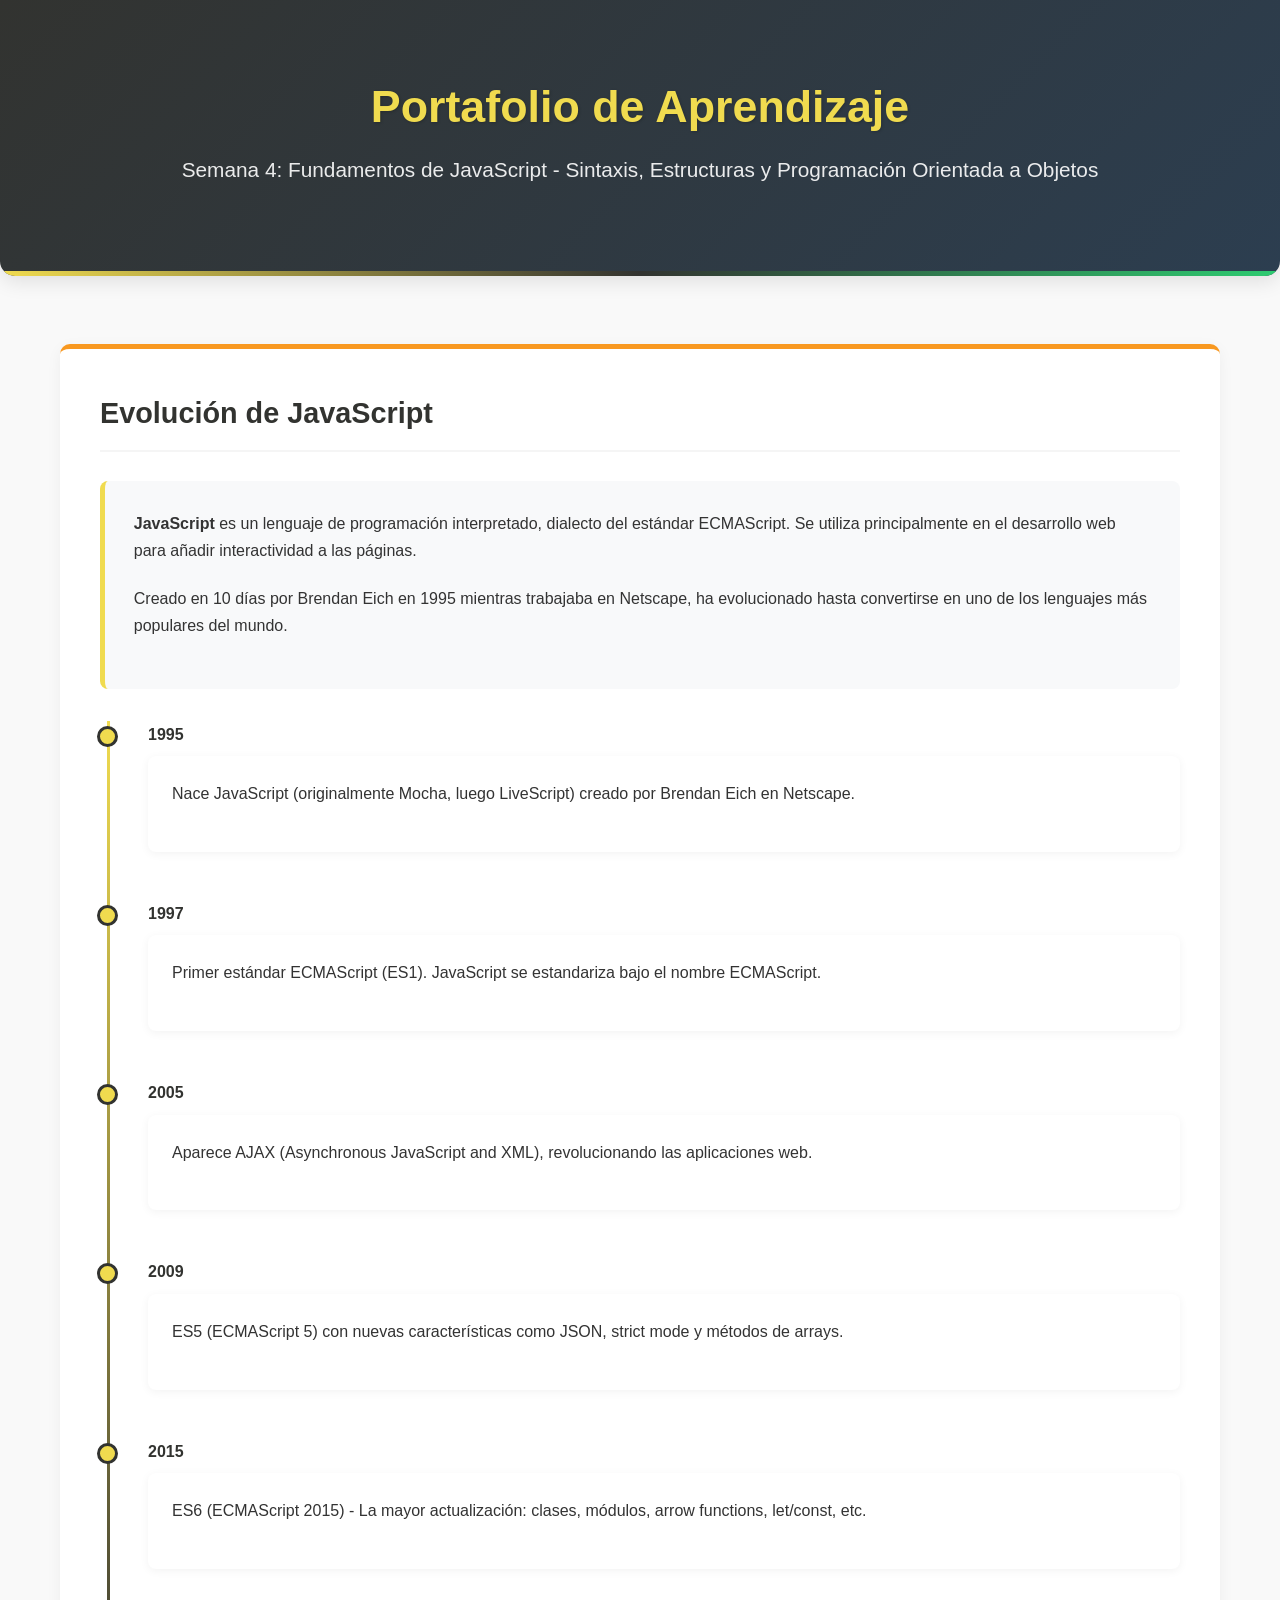
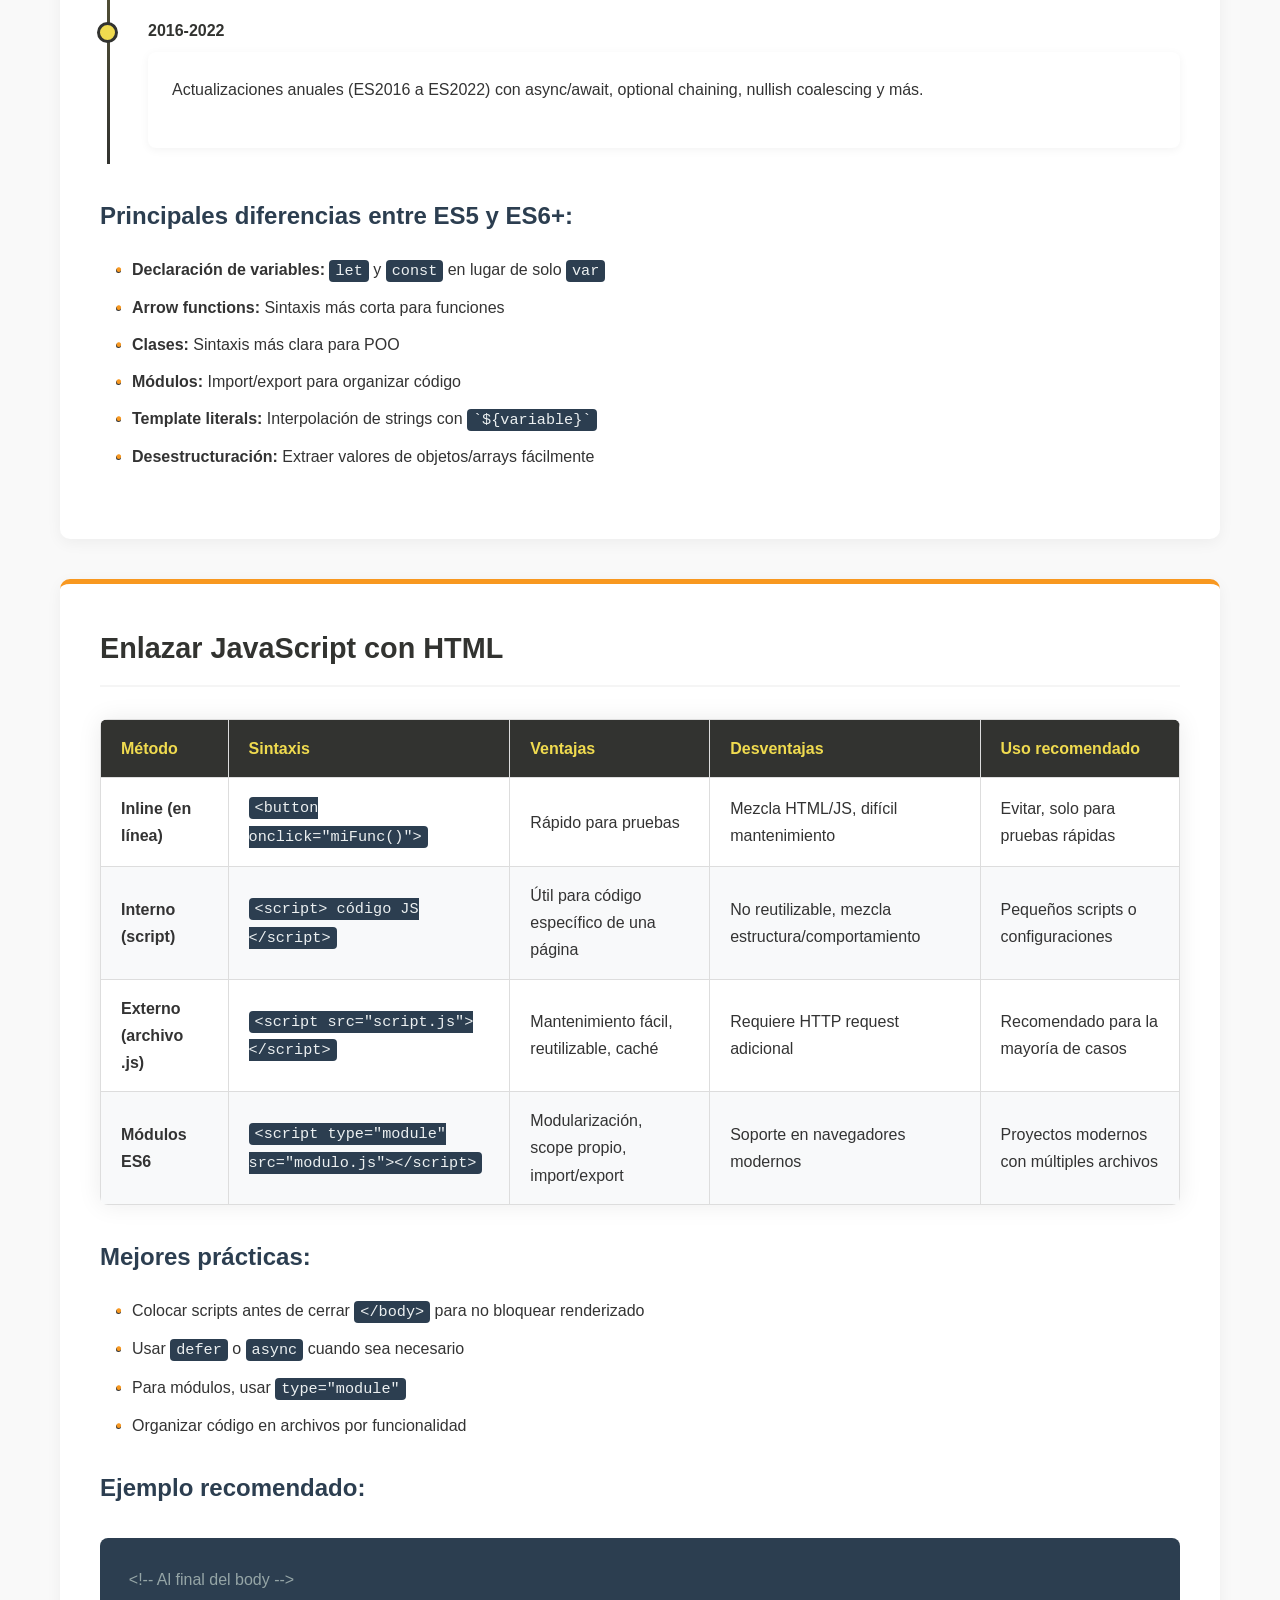
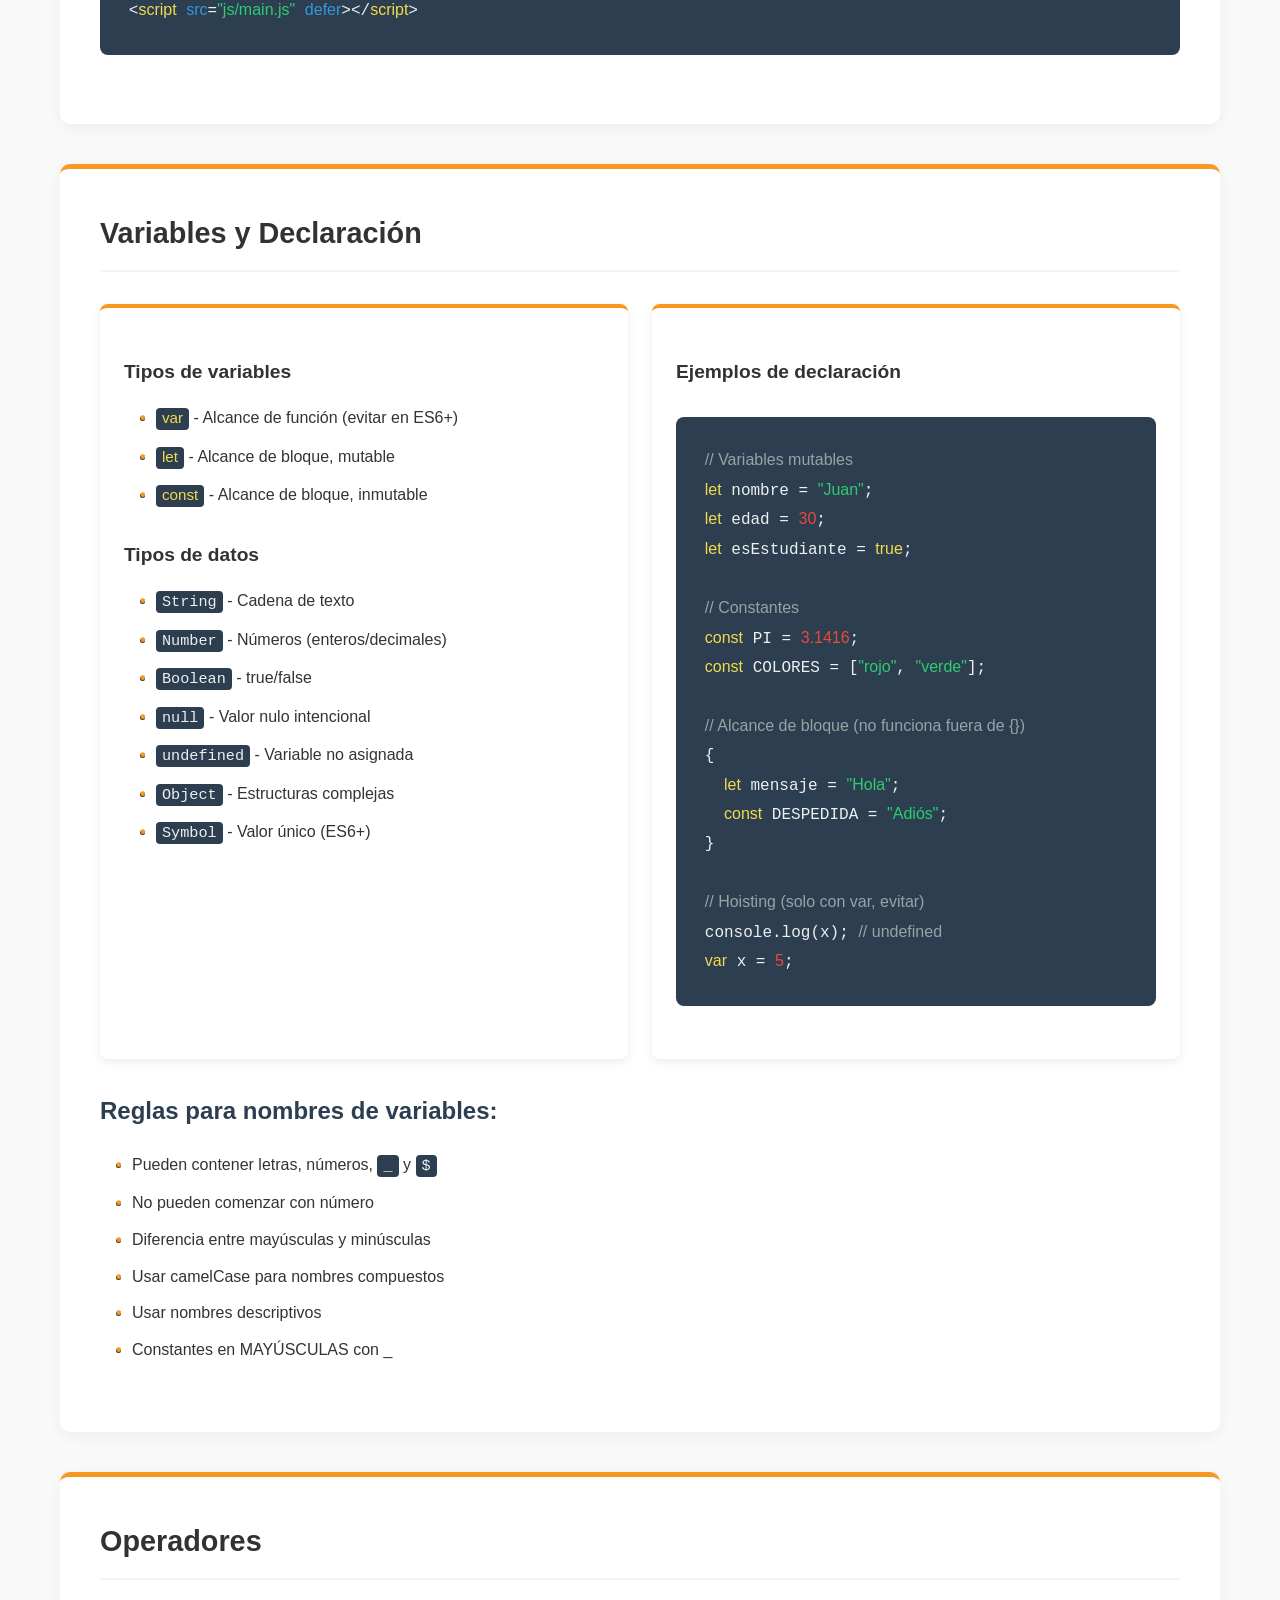
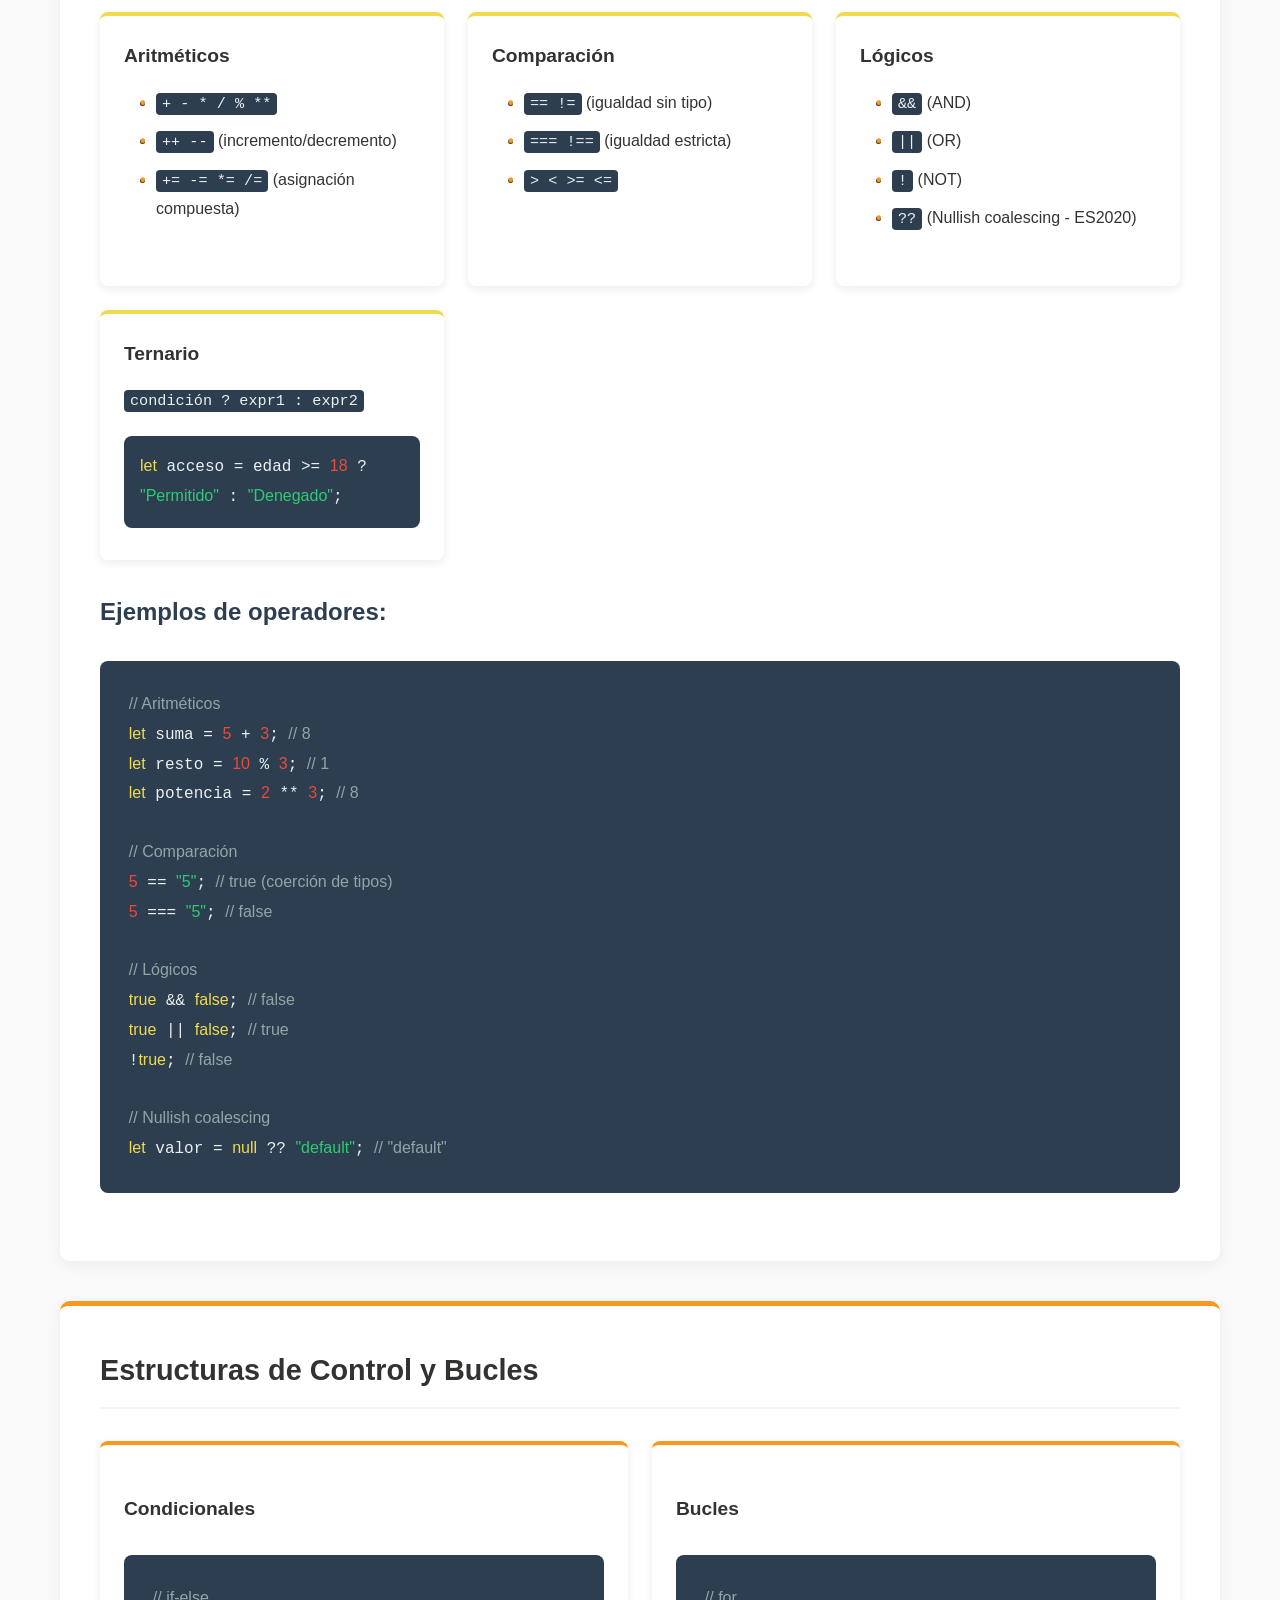
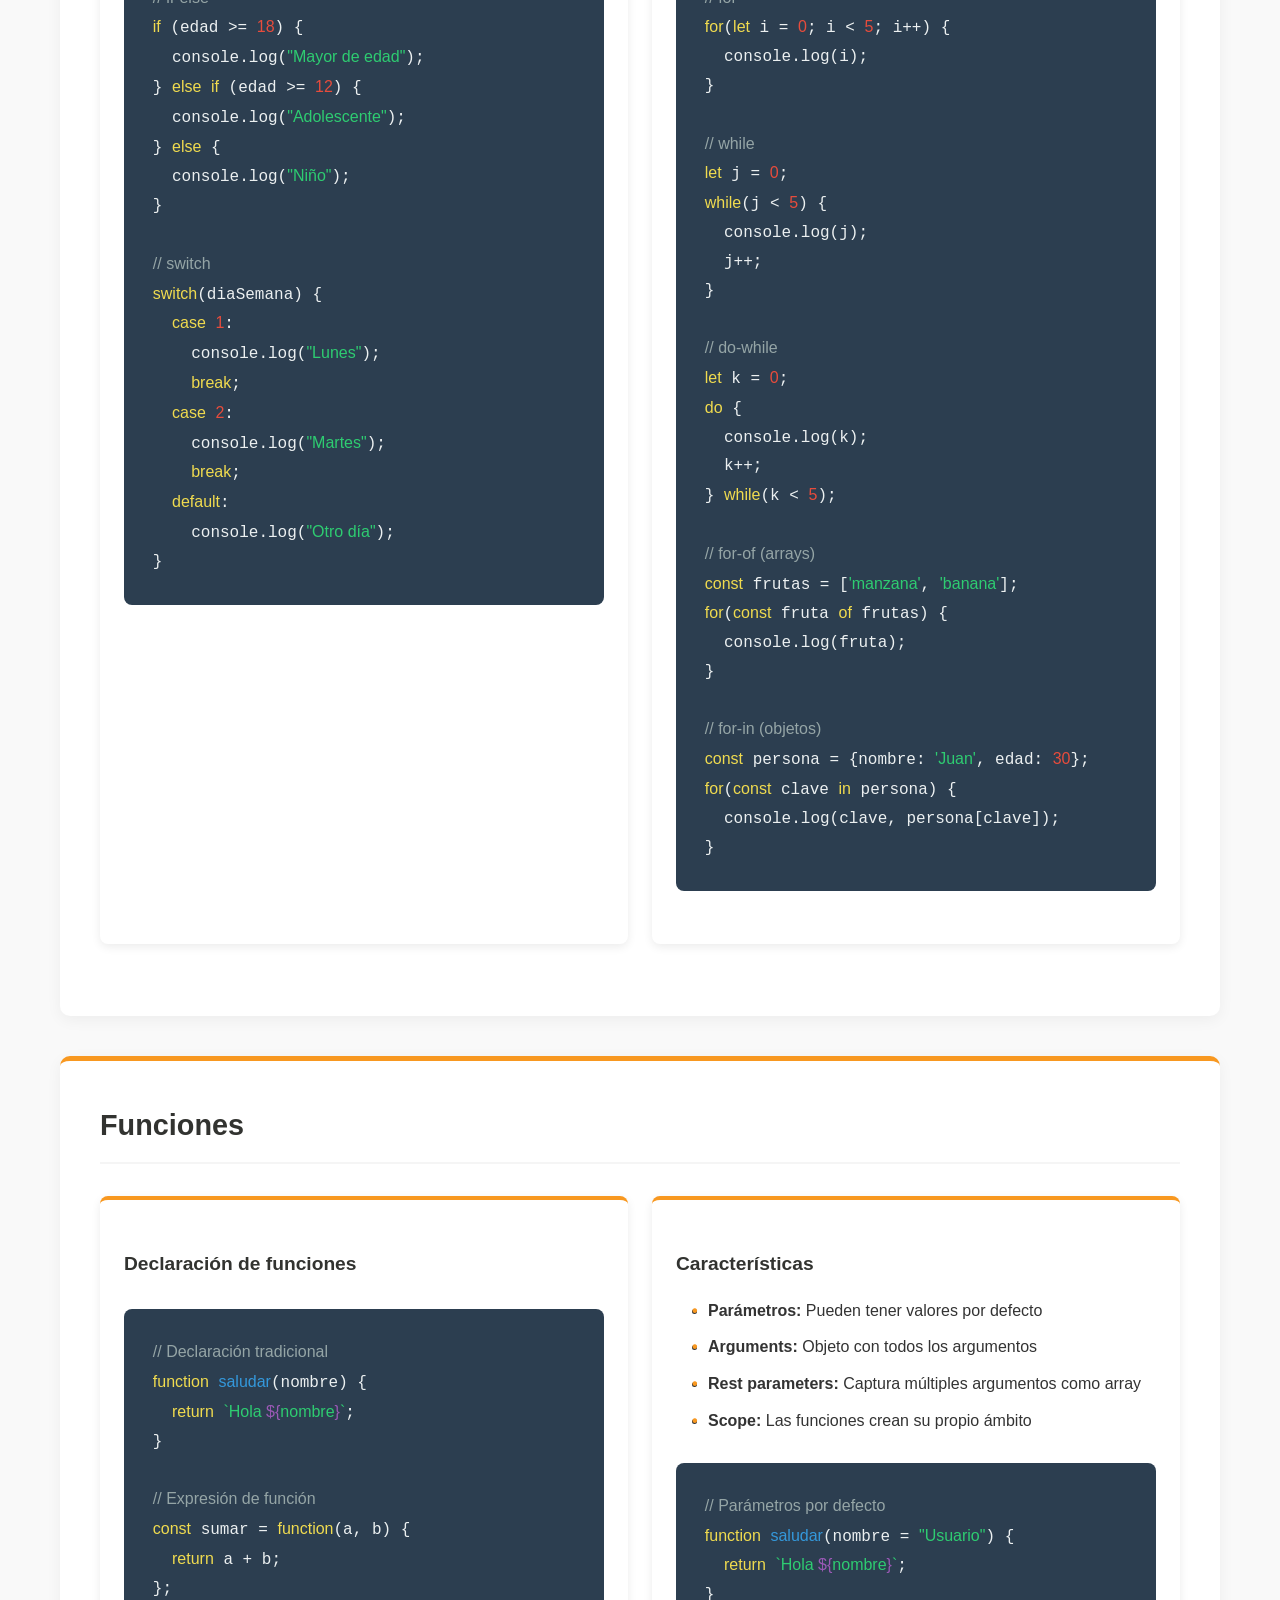
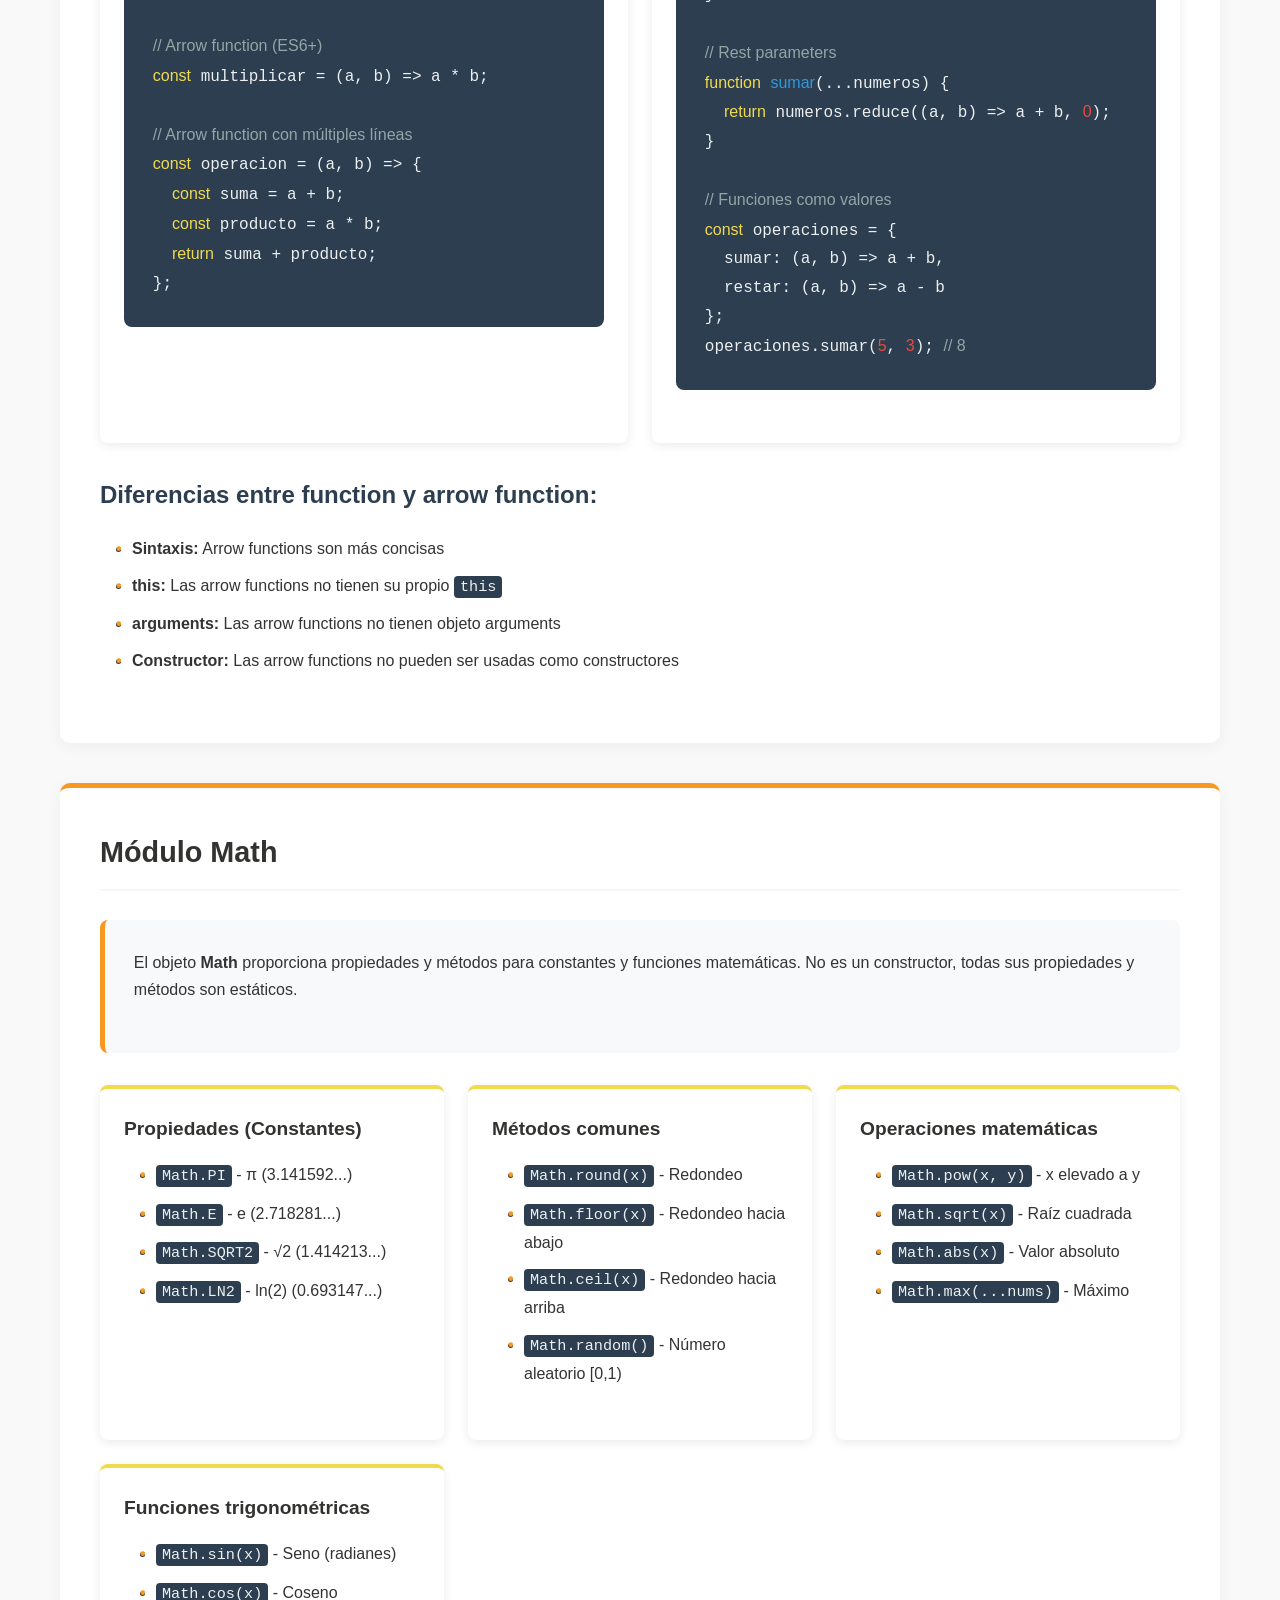
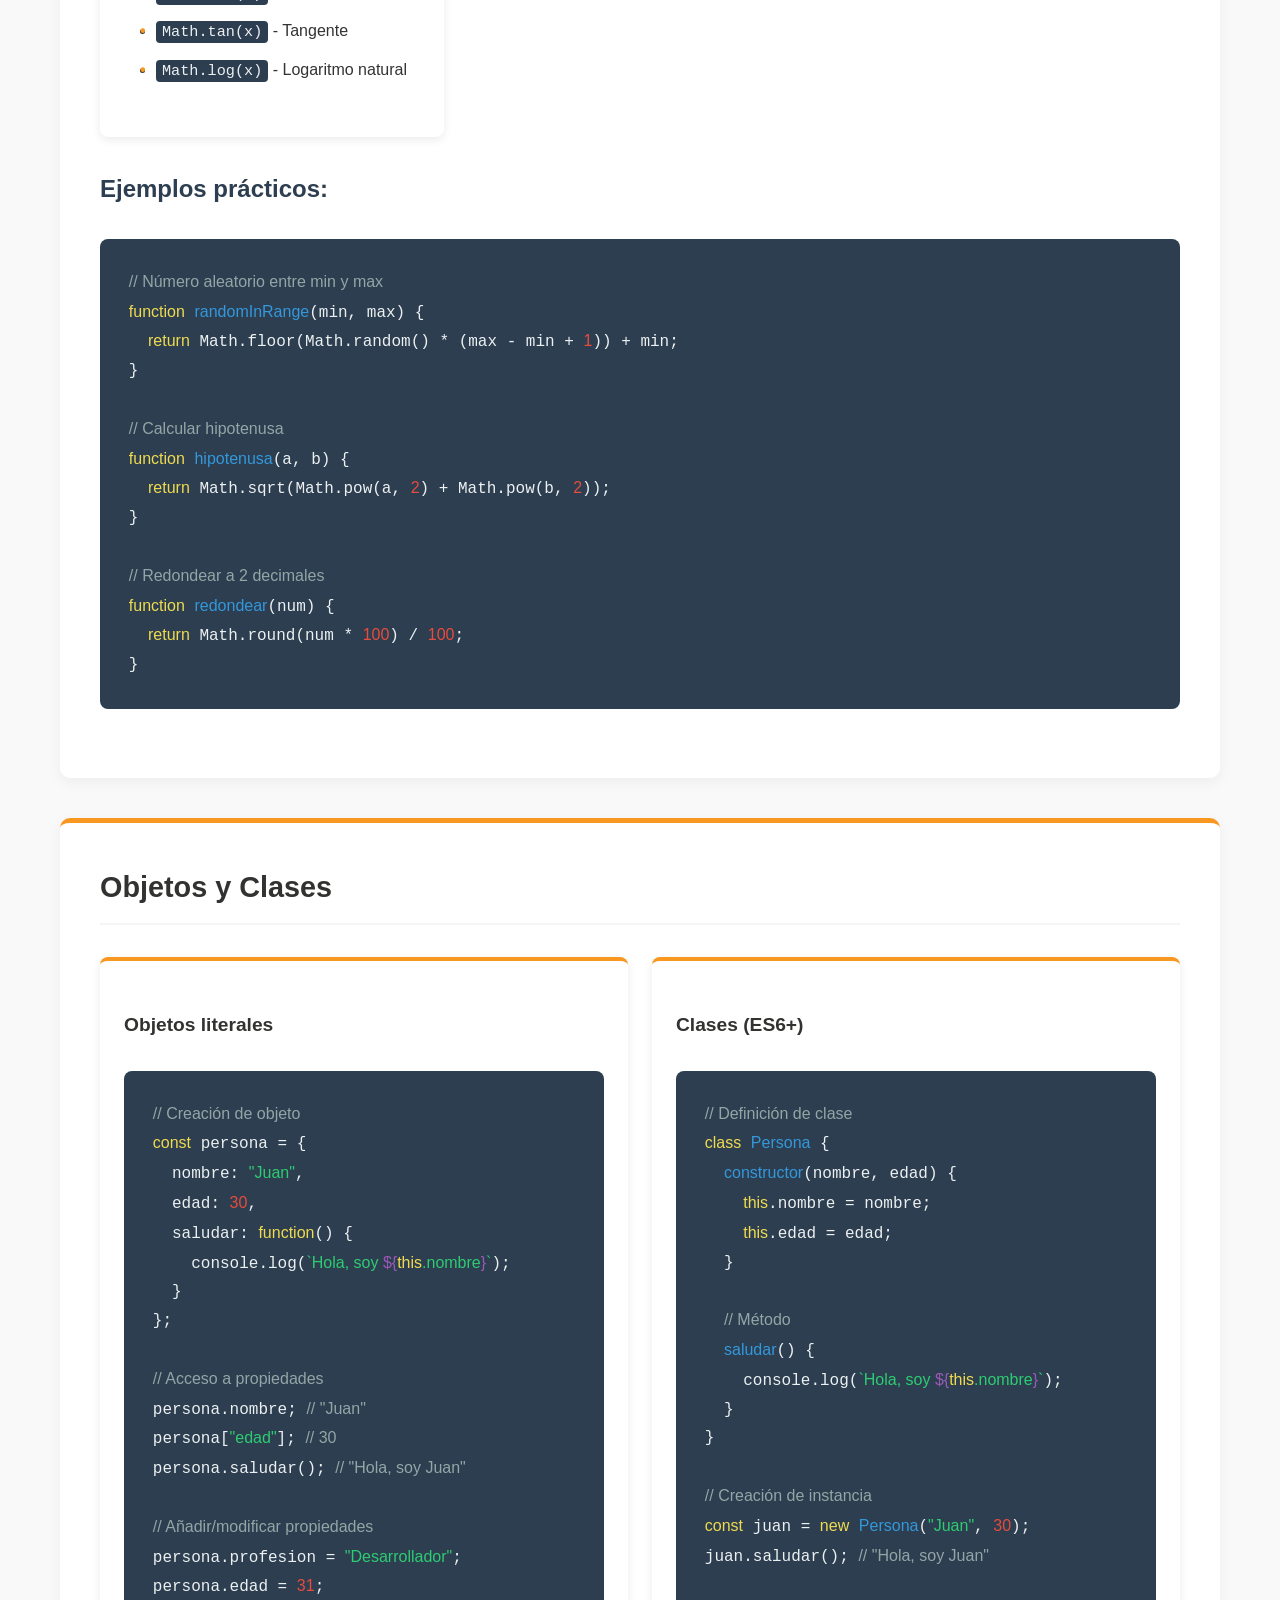
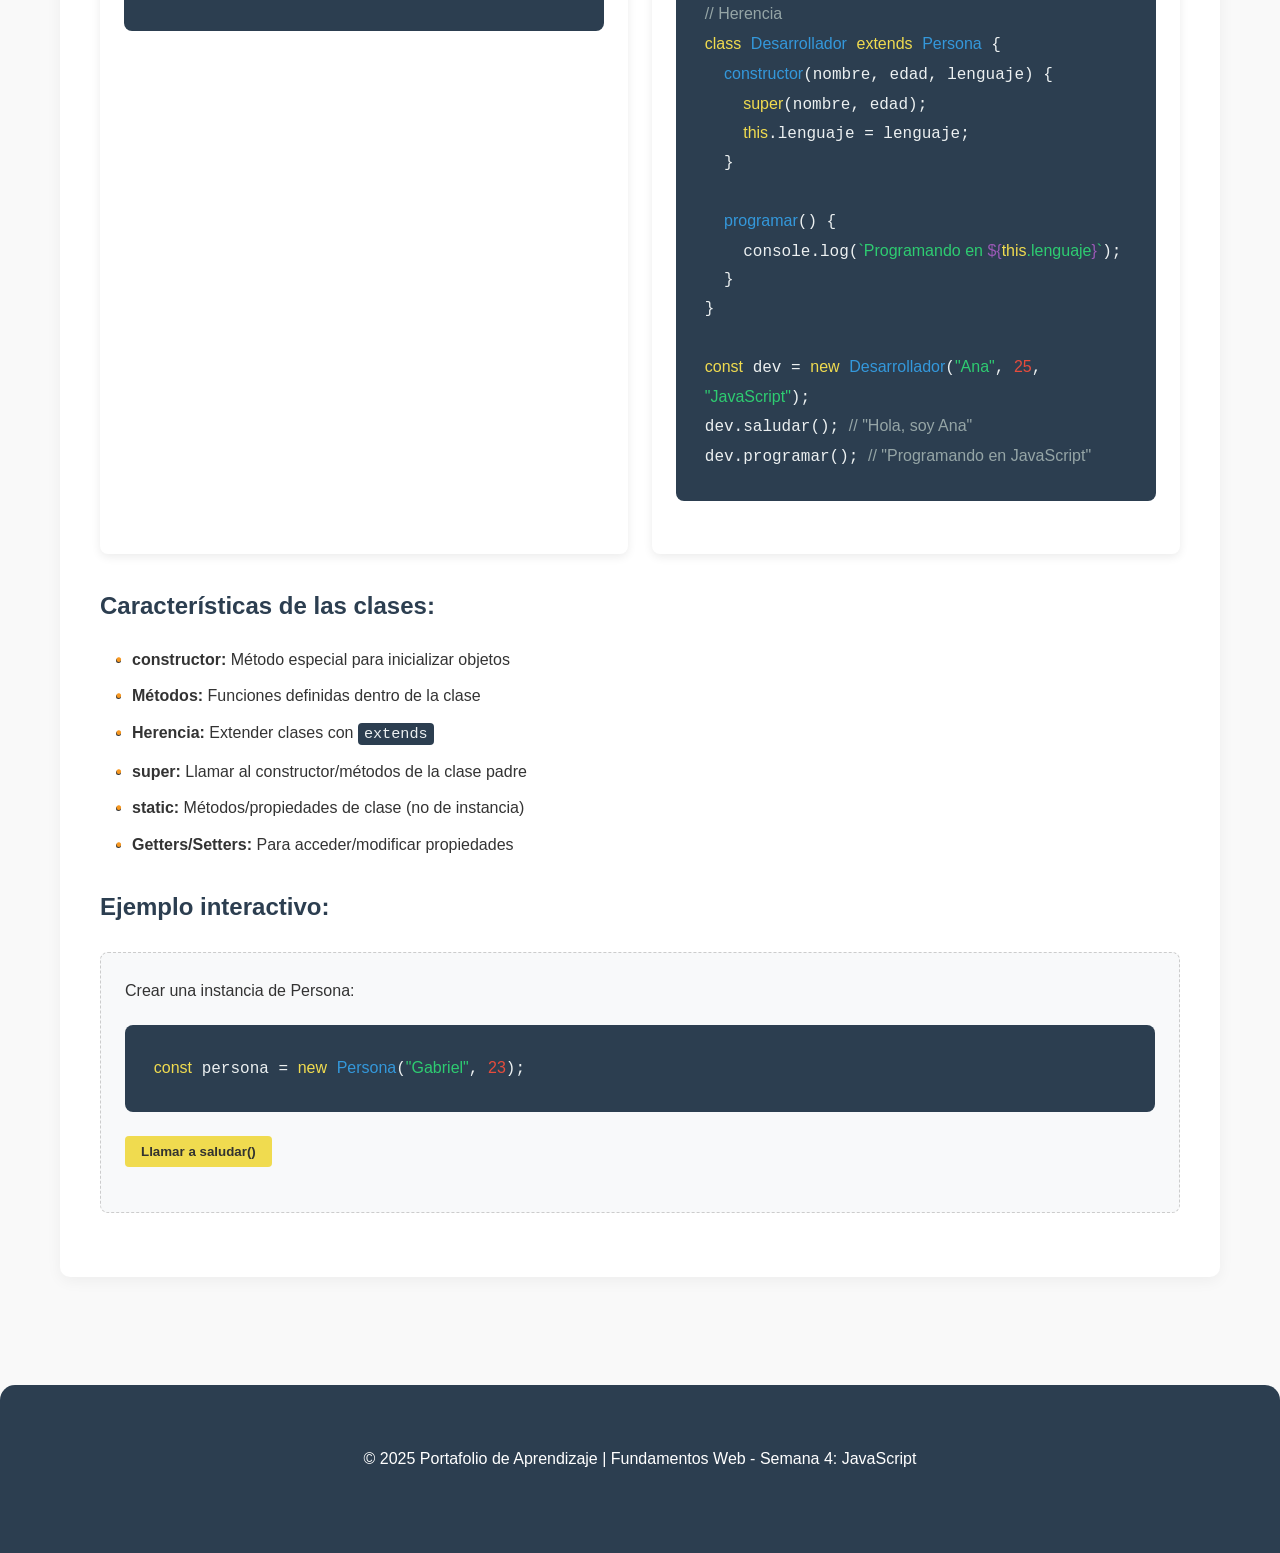
<file: Semana4.html>
<!DOCTYPE html>
<html lang="es">
<head>
    <meta charset="UTF-8">
    <meta name="viewport" content="width=device-width, initial-scale=1.0">
    <title>Portafolio - Semana 4: Fundamentos JavaScript</title>
    <style>
        :root {
            --primary-color: #f0db4f;
            --secondary-color: #323330;
            --accent-color: #f89820;
            --light-color: #f5f5f5;
            --dark-color: #2c3e50;
            --js-color: #f0db4f;
            --es6-color: #323330;
            --class-color: #2ecc71;
        }
        
        * {
            margin: 0;
            padding: 0;
            box-sizing: border-box;
            font-family: 'Segoe UI', Tahoma, Geneva, Verdana, sans-serif;
        }
        
        body {
            background-color: #f9f9f9;
            color: #333;
            line-height: 1.7;
        }
        
        .container {
            max-width: 1200px;
            margin: 0 auto;
            padding: 20px;
        }
        
        header {
            background: linear-gradient(135deg, var(--secondary-color), var(--dark-color));
            color: var(--js-color);
            padding: 3rem 0;
            text-align: center;
            border-radius: 0 0 15px 15px;
            box-shadow: 0 6px 20px rgba(0, 0, 0, 0.1);
            margin-bottom: 3rem;
            position: relative;
            overflow: hidden;
        }
        
        header::after {
            content: "";
            position: absolute;
            bottom: 0;
            left: 0;
            right: 0;
            height: 5px;
            background: linear-gradient(90deg, var(--js-color), var(--es6-color), var(--class-color));
        }
        
        h1 {
            font-size: 2.8rem;
            margin-bottom: 0.5rem;
            text-shadow: 1px 1px 3px rgba(0, 0, 0, 0.2);
        }
        
        .subtitle {
            font-size: 1.3rem;
            opacity: 0.9;
            font-weight: 300;
            color: #fff;
        }
        
        .content-section {
            background-color: white;
            border-radius: 10px;
            padding: 2.5rem;
            margin-bottom: 2.5rem;
            box-shadow: 0 4px 15px rgba(0, 0, 0, 0.05);
            border-top: 5px solid var(--accent-color);
        }
        
        h2 {
            color: var(--secondary-color);
            margin-bottom: 1.5rem;
            padding-bottom: 0.75rem;
            border-bottom: 2px solid var(--light-color);
            font-size: 1.8rem;
        }
        
        h3 {
            color: var(--dark-color);
            margin: 1.8rem 0 1.2rem;
            font-size: 1.5rem;
        }
        
        h4 {
            color: var(--secondary-color);
            margin: 1.5rem 0 1rem;
            font-size: 1.2rem;
        }
        
        p {
            margin-bottom: 1.3rem;
        }
        
        ul, ol {
            margin-bottom: 1.8rem;
            padding-left: 2rem;
        }
        
        li {
            margin-bottom: 0.6rem;
            position: relative;
        }
        
        li::before {
            content: "•";
            color: var(--accent-color);
            font-weight: bold;
            display: inline-block;
            width: 1em;
            margin-left: -1em;
        }
        
        .info-box {
            padding: 1.8rem;
            margin: 1.8rem 0;
            border-radius: 8px;
            background-color: #f8f9fa;
            border-left: 5px solid var(--js-color);
        }
        
        .history-timeline {
            position: relative;
            padding-left: 3rem;
            margin: 2rem 0;
        }
        
        .history-timeline::before {
            content: "";
            position: absolute;
            left: 7px;
            top: 0;
            bottom: 0;
            width: 3px;
            background: linear-gradient(to bottom, var(--js-color), var(--es6-color));
        }
        
        .timeline-item {
            position: relative;
            margin-bottom: 2rem;
            padding-bottom: 1rem;
        }
        
        .timeline-item::before {
            content: "";
            position: absolute;
            left: -3.2rem;
            top: 5px;
            width: 15px;
            height: 15px;
            border-radius: 50%;
            background-color: var(--js-color);
            border: 3px solid var(--es6-color);
        }
        
        .timeline-year {
            font-weight: bold;
            color: var(--secondary-color);
            display: block;
            margin-bottom: 0.5rem;
        }
        
        .timeline-content {
            background-color: white;
            padding: 1.5rem;
            border-radius: 8px;
            box-shadow: 0 2px 10px rgba(0, 0, 0, 0.05);
        }
        
        .methods-table {
            width: 100%;
            border-collapse: collapse;
            margin: 2rem 0;
            overflow: hidden;
            border-radius: 8px;
            box-shadow: 0 0 25px rgba(0, 0, 0, 0.08);
        }
        
        .methods-table thead tr {
            background-color: var(--secondary-color);
            color: var(--js-color);
            text-align: left;
        }
        
        .methods-table th,
        .methods-table td {
            padding: 15px 20px;
            border: 1px solid #ddd;
        }
        
        .methods-table tbody tr:nth-of-type(even) {
            background-color: #f8f9fa;
        }
        
        .methods-table tbody tr:hover {
            background-color: #fef9e7;
        }
        
        .code-block {
            background-color: #2c3e50;
            color: #ecf0f1;
            padding: 1.8rem;
            border-radius: 8px;
            margin: 1.8rem 0;
            overflow-x: auto;
            font-family: 'Courier New', Courier, monospace;
            line-height: 1.8;
        }
        
        .keyword {
            color: #f0db4f;
        }
        
        .function {
            color: #3498db;
        }
        
        .string {
            color: #2ecc71;
        }
        
        .number {
            color: #e74c3c;
        }
        
        .comment {
            color: #95a5a6;
        }
        
        .operator {
            color: #9b59b6;
        }
        
        .selectors-grid {
            display: grid;
            grid-template-columns: repeat(auto-fill, minmax(300px, 1fr));
            gap: 1.5rem;
            margin: 2rem 0;
        }
        
        .selector-card {
            background-color: white;
            border-radius: 8px;
            padding: 1.5rem;
            box-shadow: 0 3px 10px rgba(0, 0, 0, 0.08);
            border-top: 4px solid var(--js-color);
        }
        
        .selector-card h4 {
            margin-top: 0;
            color: var(--secondary-color);
        }
        
        .flex-container {
            display: flex;
            flex-wrap: wrap;
            gap: 1.5rem;
            margin: 2rem 0;
        }
        
        .flex-example {
            flex: 1;
            min-width: 300px;
            background-color: white;
            border-radius: 8px;
            padding: 1.5rem;
            box-shadow: 0 3px 10px rgba(0, 0, 0, 0.08);
            border-top: 4px solid var(--accent-color);
        }
        
        .properties-table {
            width: 100%;
            border-collapse: collapse;
            margin: 1.5rem 0;
        }
        
        .properties-table th,
        .properties-table td {
            padding: 12px 15px;
            border: 1px solid #ddd;
            text-align: left;
        }
        
        .properties-table th {
            background-color: var(--secondary-color);
            color: var(--js-color);
        }
        
        .properties-table tr:nth-child(even) {
            background-color: #f8f9fa;
        }
        
        .code {
            font-family: 'Courier New', Courier, monospace;
            background-color: #2c3e50;
            color: #ecf0f1;
            padding: 2px 6px;
            border-radius: 4px;
            font-size: 0.95rem;
        }
        
        .interactive-demo {
            background-color: #f8f9fa;
            border: 1px dashed #ccc;
            padding: 1.5rem;
            margin: 1.5rem 0;
            border-radius: 8px;
        }
        
        .demo-button {
            background-color: var(--js-color);
            color: var(--secondary-color);
            border: none;
            padding: 0.5rem 1rem;
            border-radius: 4px;
            cursor: pointer;
            font-weight: bold;
            margin-top: 1rem;
            transition: background-color 0.3s;
        }
        
        .demo-button:hover {
            background-color: #f1c40f;
        }
        
        footer {
            text-align: center;
            padding: 2.5rem;
            background-color: var(--dark-color);
            color: white;
            border-radius: 15px 15px 0 0;
            margin-top: 3rem;
        }
        
        @media (max-width: 768px) {
            .container {
                padding: 15px;
            }
            
            h1 {
                font-size: 2.2rem;
            }
            
            .content-section {
                padding: 1.8rem;
            }
            
            .selectors-grid,
            .flex-container {
                grid-template-columns: 1fr;
            }
        }
    </style>
</head>
<body>
    <header>
        <div class="container">
            <h1>Portafolio de Aprendizaje</h1>
            <p class="subtitle">Semana 4: Fundamentos de JavaScript - Sintaxis, Estructuras y Programación Orientada a Objetos</p>
        </div>
    </header>
    
    <main class="container">
        <section class="content-section">
            <h2>Evolución de JavaScript</h2>
            
            <div class="info-box">
                <p><strong>JavaScript</strong> es un lenguaje de programación interpretado, dialecto del estándar ECMAScript. Se utiliza principalmente en el desarrollo web para añadir interactividad a las páginas.</p>
                <p>Creado en 10 días por Brendan Eich en 1995 mientras trabajaba en Netscape, ha evolucionado hasta convertirse en uno de los lenguajes más populares del mundo.</p>
            </div>
            
            <div class="history-timeline">
                <div class="timeline-item">
                    <span class="timeline-year">1995</span>
                    <div class="timeline-content">
                        <p>Nace JavaScript (originalmente Mocha, luego LiveScript) creado por Brendan Eich en Netscape.</p>
                    </div>
                </div>
                
                <div class="timeline-item">
                    <span class="timeline-year">1997</span>
                    <div class="timeline-content">
                        <p>Primer estándar ECMAScript (ES1). JavaScript se estandariza bajo el nombre ECMAScript.</p>
                    </div>
                </div>
                
                <div class="timeline-item">
                    <span class="timeline-year">2005</span>
                    <div class="timeline-content">
                        <p>Aparece AJAX (Asynchronous JavaScript and XML), revolucionando las aplicaciones web.</p>
                    </div>
                </div>
                
                <div class="timeline-item">
                    <span class="timeline-year">2009</span>
                    <div class="timeline-content">
                        <p>ES5 (ECMAScript 5) con nuevas características como JSON, strict mode y métodos de arrays.</p>
                    </div>
                </div>
                
                <div class="timeline-item">
                    <span class="timeline-year">2015</span>
                    <div class="timeline-content">
                        <p>ES6 (ECMAScript 2015) - La mayor actualización: clases, módulos, arrow functions, let/const, etc.</p>
                    </div>
                </div>
                
                <div class="timeline-item">
                    <span class="timeline-year">2016-2022</span>
                    <div class="timeline-content">
                        <p>Actualizaciones anuales (ES2016 a ES2022) con async/await, optional chaining, nullish coalescing y más.</p>
                    </div>
                </div>
            </div>
            
            <h3>Principales diferencias entre ES5 y ES6+:</h3>
            <ul>
                <li><strong>Declaración de variables:</strong> <span class="code">let</span> y <span class="code">const</span> en lugar de solo <span class="code">var</span></li>
                <li><strong>Arrow functions:</strong> Sintaxis más corta para funciones</li>
                <li><strong>Clases:</strong> Sintaxis más clara para POO</li>
                <li><strong>Módulos:</strong> Import/export para organizar código</li>
                <li><strong>Template literals:</strong> Interpolación de strings con <span class="code">`${variable}`</span></li>
                <li><strong>Desestructuración:</strong> Extraer valores de objetos/arrays fácilmente</li>
            </ul>
        </section>
        
        <section class="content-section">
            <h2>Enlazar JavaScript con HTML</h2>
            
            <table class="methods-table">
                <thead>
                    <tr>
                        <th>Método</th>
                        <th>Sintaxis</th>
                        <th>Ventajas</th>
                        <th>Desventajas</th>
                        <th>Uso recomendado</th>
                    </tr>
                </thead>
                <tbody>
                    <tr>
                        <td><strong>Inline (en línea)</strong></td>
                        <td><span class="code">&lt;button onclick="miFunc()"&gt;</span></td>
                        <td>Rápido para pruebas</td>
                        <td>Mezcla HTML/JS, difícil mantenimiento</td>
                        <td>Evitar, solo para pruebas rápidas</td>
                    </tr>
                    <tr>
                        <td><strong>Interno (script)</strong></td>
                        <td><span class="code">&lt;script&gt; código JS &lt;/script&gt;</span></td>
                        <td>Útil para código específico de una página</td>
                        <td>No reutilizable, mezcla estructura/comportamiento</td>
                        <td>Pequeños scripts o configuraciones</td>
                    </tr>
                    <tr>
                        <td><strong>Externo (archivo .js)</strong></td>
                        <td><span class="code">&lt;script src="script.js"&gt;&lt;/script&gt;</span></td>
                        <td>Mantenimiento fácil, reutilizable, caché</td>
                        <td>Requiere HTTP request adicional</td>
                        <td>Recomendado para la mayoría de casos</td>
                    </tr>
                    <tr>
                        <td><strong>Módulos ES6</strong></td>
                        <td><span class="code">&lt;script type="module" src="modulo.js"&gt;&lt;/script&gt;</span></td>
                        <td>Modularización, scope propio, import/export</td>
                        <td>Soporte en navegadores modernos</td>
                        <td>Proyectos modernos con múltiples archivos</td>
                    </tr>
                </tbody>
            </table>
            
            <h3>Mejores prácticas:</h3>
            <ul>
                <li>Colocar scripts antes de cerrar <span class="code">&lt;/body&gt;</span> para no bloquear renderizado</li>
                <li>Usar <span class="code">defer</span> o <span class="code">async</span> cuando sea necesario</li>
                <li>Para módulos, usar <span class="code">type="module"</span></li>
                <li>Organizar código en archivos por funcionalidad</li>
            </ul>
            
            <h3>Ejemplo recomendado:</h3>
            <div class="code-block">
                <span class="comment">&lt;!-- Al final del body --&gt;</span><br>
                &lt;<span class="keyword">script</span> <span class="function">src</span>=<span class="string">"js/main.js"</span> <span class="function">defer</span>&gt;&lt;/<span class="keyword">script</span>&gt;
            </div>
        </section>
        
        <section class="content-section">
            <h2>Variables y Declaración</h2>
            
            <div class="flex-container">
                <div class="flex-example">
                    <h4>Tipos de variables</h4>
                    <ul>
                        <li><span class="code"><span class="keyword">var</span></span> - Alcance de función (evitar en ES6+)</li>
                        <li><span class="code"><span class="keyword">let</span></span> - Alcance de bloque, mutable</li>
                        <li><span class="code"><span class="keyword">const</span></span> - Alcance de bloque, inmutable</li>
                    </ul>
                    
                    <h4>Tipos de datos</h4>
                    <ul>
                        <li><span class="code">String</span> - Cadena de texto</li>
                        <li><span class="code">Number</span> - Números (enteros/decimales)</li>
                        <li><span class="code">Boolean</span> - true/false</li>
                        <li><span class="code">null</span> - Valor nulo intencional</li>
                        <li><span class="code">undefined</span> - Variable no asignada</li>
                        <li><span class="code">Object</span> - Estructuras complejas</li>
                        <li><span class="code">Symbol</span> - Valor único (ES6+)</li>
                    </ul>
                </div>
                
                <div class="flex-example">
                    <h4>Ejemplos de declaración</h4>
                    <div class="code-block">
                        <span class="comment">// Variables mutables</span><br>
                        <span class="keyword">let</span> nombre = <span class="string">"Juan"</span>;<br>
                        <span class="keyword">let</span> edad = <span class="number">30</span>;<br>
                        <span class="keyword">let</span> esEstudiante = <span class="keyword">true</span>;<br><br>
                        
                        <span class="comment">// Constantes</span><br>
                        <span class="keyword">const</span> PI = <span class="number">3.1416</span>;<br>
                        <span class="keyword">const</span> COLORES = [<span class="string">"rojo"</span>, <span class="string">"verde"</span>];<br><br>
                        
                        <span class="comment">// Alcance de bloque (no funciona fuera de {})</span><br>
                        {<br>
                        &nbsp;&nbsp;<span class="keyword">let</span> mensaje = <span class="string">"Hola"</span>;<br>
                        &nbsp;&nbsp;<span class="keyword">const</span> DESPEDIDA = <span class="string">"Adiós"</span>;<br>
                        }<br><br>
                        
                        <span class="comment">// Hoisting (solo con var, evitar)</span><br>
                        console.log(x); <span class="comment">// undefined</span><br>
                        <span class="keyword">var</span> x = <span class="number">5</span>;
                    </div>
                </div>
            </div>
            
            <h3>Reglas para nombres de variables:</h3>
            <ul>
                <li>Pueden contener letras, números, <span class="code">_</span> y <span class="code">$</span></li>
                <li>No pueden comenzar con número</li>
                <li>Diferencia entre mayúsculas y minúsculas</li>
                <li>Usar camelCase para nombres compuestos</li>
                <li>Usar nombres descriptivos</li>
                <li>Constantes en MAYÚSCULAS con _</li>
            </ul>
        </section>
        
        <section class="content-section">
            <h2>Operadores</h2>
            
            <div class="selectors-grid">
                <div class="selector-card">
                    <h4>Aritméticos</h4>
                    <ul>
                        <li><span class="code">+ - * / % **</span></li>
                        <li><span class="code">++ --</span> (incremento/decremento)</li>
                        <li><span class="code">+= -= *= /=</span> (asignación compuesta)</li>
                    </ul>
                </div>
                
                <div class="selector-card">
                    <h4>Comparación</h4>
                    <ul>
                        <li><span class="code">== !=</span> (igualdad sin tipo)</li>
                        <li><span class="code">=== !==</span> (igualdad estricta)</li>
                        <li><span class="code">&gt; &lt; &gt;= &lt;=</span></li>
                    </ul>
                </div>
                
                <div class="selector-card">
                    <h4>Lógicos</h4>
                    <ul>
                        <li><span class="code">&&</span> (AND)</li>
                        <li><span class="code">||</span> (OR)</li>
                        <li><span class="code">!</span> (NOT)</li>
                        <li><span class="code">??</span> (Nullish coalescing - ES2020)</li>
                    </ul>
                </div>
                
                <div class="selector-card">
                    <h4>Ternario</h4>
                    <p><span class="code">condición ? expr1 : expr2</span></p>
                    <div class="code-block" style="padding: 1rem; margin: 0.5rem 0;">
                        <span class="keyword">let</span> acceso = edad &gt;= <span class="number">18</span> ? <span class="string">"Permitido"</span> : <span class="string">"Denegado"</span>;
                    </div>
                </div>
            </div>
            
            <h3>Ejemplos de operadores:</h3>
            <div class="code-block">
                <span class="comment">// Aritméticos</span><br>
                <span class="keyword">let</span> suma = <span class="number">5</span> + <span class="number">3</span>; <span class="comment">// 8</span><br>
                <span class="keyword">let</span> resto = <span class="number">10</span> % <span class="number">3</span>; <span class="comment">// 1</span><br>
                <span class="keyword">let</span> potencia = <span class="number">2</span> ** <span class="number">3</span>; <span class="comment">// 8</span><br><br>
                
                <span class="comment">// Comparación</span><br>
                <span class="number">5</span> == <span class="string">"5"</span>; <span class="comment">// true (coerción de tipos)</span><br>
                <span class="number">5</span> === <span class="string">"5"</span>; <span class="comment">// false</span><br><br>
                
                <span class="comment">// Lógicos</span><br>
                <span class="keyword">true</span> && <span class="keyword">false</span>; <span class="comment">// false</span><br>
                <span class="keyword">true</span> || <span class="keyword">false</span>; <span class="comment">// true</span><br>
                !<span class="keyword">true</span>; <span class="comment">// false</span><br><br>
                
                <span class="comment">// Nullish coalescing</span><br>
                <span class="keyword">let</span> valor = <span class="keyword">null</span> ?? <span class="string">"default"</span>; <span class="comment">// "default"</span>
            </div>
        </section>
        
        <section class="content-section">
            <h2>Estructuras de Control y Bucles</h2>
            
            <div class="flex-container">
                <div class="flex-example">
                    <h4>Condicionales</h4>
                    <div class="code-block">
                        <span class="comment">// if-else</span><br>
                        <span class="keyword">if</span> (edad &gt;= <span class="number">18</span>) {<br>
                        &nbsp;&nbsp;console.log(<span class="string">"Mayor de edad"</span>);<br>
                        } <span class="keyword">else</span> <span class="keyword">if</span> (edad &gt;= <span class="number">12</span>) {<br>
                        &nbsp;&nbsp;console.log(<span class="string">"Adolescente"</span>);<br>
                        } <span class="keyword">else</span> {<br>
                        &nbsp;&nbsp;console.log(<span class="string">"Niño"</span>);<br>
                        }<br><br>
                        
                        <span class="comment">// switch</span><br>
                        <span class="keyword">switch</span>(diaSemana) {<br>
                        &nbsp;&nbsp;<span class="keyword">case</span> <span class="number">1</span>:<br>
                        &nbsp;&nbsp;&nbsp;&nbsp;console.log(<span class="string">"Lunes"</span>);<br>
                        &nbsp;&nbsp;&nbsp;&nbsp;<span class="keyword">break</span>;<br>
                        &nbsp;&nbsp;<span class="keyword">case</span> <span class="number">2</span>:<br>
                        &nbsp;&nbsp;&nbsp;&nbsp;console.log(<span class="string">"Martes"</span>);<br>
                        &nbsp;&nbsp;&nbsp;&nbsp;<span class="keyword">break</span>;<br>
                        &nbsp;&nbsp;<span class="keyword">default</span>:<br>
                        &nbsp;&nbsp;&nbsp;&nbsp;console.log(<span class="string">"Otro día"</span>);<br>
                        }
                    </div>
                </div>
                
                <div class="flex-example">
                    <h4>Bucles</h4>
                    <div class="code-block">
                        <span class="comment">// for</span><br>
                        <span class="keyword">for</span>(<span class="keyword">let</span> i = <span class="number">0</span>; i &lt; <span class="number">5</span>; i++) {<br>
                        &nbsp;&nbsp;console.log(i);<br>
                        }<br><br>
                        
                        <span class="comment">// while</span><br>
                        <span class="keyword">let</span> j = <span class="number">0</span>;<br>
                        <span class="keyword">while</span>(j &lt; <span class="number">5</span>) {<br>
                        &nbsp;&nbsp;console.log(j);<br>
                        &nbsp;&nbsp;j++;<br>
                        }<br><br>
                        
                        <span class="comment">// do-while</span><br>
                        <span class="keyword">let</span> k = <span class="number">0</span>;<br>
                        <span class="keyword">do</span> {<br>
                        &nbsp;&nbsp;console.log(k);<br>
                        &nbsp;&nbsp;k++;<br>
                        } <span class="keyword">while</span>(k &lt; <span class="number">5</span>);<br><br>
                        
                        <span class="comment">// for-of (arrays)</span><br>
                        <span class="keyword">const</span> frutas = [<span class="string">'manzana'</span>, <span class="string">'banana'</span>];<br>
                        <span class="keyword">for</span>(<span class="keyword">const</span> fruta <span class="keyword">of</span> frutas) {<br>
                        &nbsp;&nbsp;console.log(fruta);<br>
                        }<br><br>
                        
                        <span class="comment">// for-in (objetos)</span><br>
                        <span class="keyword">const</span> persona = {nombre: <span class="string">'Juan'</span>, edad: <span class="number">30</span>};<br>
                        <span class="keyword">for</span>(<span class="keyword">const</span> clave <span class="keyword">in</span> persona) {<br>
                        &nbsp;&nbsp;console.log(clave, persona[clave]);<br>
                        }
                    </div>
                </div>
            </div>
        </section>
        
        <section class="content-section">
            <h2>Funciones</h2>
            
            <div class="flex-container">
                <div class="flex-example">
                    <h4>Declaración de funciones</h4>
                    <div class="code-block">
                        <span class="comment">// Declaración tradicional</span><br>
                        <span class="keyword">function</span> <span class="function">saludar</span>(nombre) {<br>
                        &nbsp;&nbsp;<span class="keyword">return</span> <span class="string">`Hola <span class="operator">${</span>nombre<span class="operator">}</span>`</span>;<br>
                        }<br><br>
                        
                        <span class="comment">// Expresión de función</span><br>
                        <span class="keyword">const</span> sumar = <span class="keyword">function</span>(a, b) {<br>
                        &nbsp;&nbsp;<span class="keyword">return</span> a + b;<br>
                        };<br><br>
                        
                        <span class="comment">// Arrow function (ES6+)</span><br>
                        <span class="keyword">const</span> multiplicar = (a, b) =&gt; a * b;<br><br>
                        
                        <span class="comment">// Arrow function con múltiples líneas</span><br>
                        <span class="keyword">const</span> operacion = (a, b) =&gt; {<br>
                        &nbsp;&nbsp;<span class="keyword">const</span> suma = a + b;<br>
                        &nbsp;&nbsp;<span class="keyword">const</span> producto = a * b;<br>
                        &nbsp;&nbsp;<span class="keyword">return</span> suma + producto;<br>
                        };
                    </div>
                </div>
                
                <div class="flex-example">
                    <h4>Características</h4>
                    <ul>
                        <li><strong>Parámetros:</strong> Pueden tener valores por defecto</li>
                        <li><strong>Arguments:</strong> Objeto con todos los argumentos</li>
                        <li><strong>Rest parameters:</strong> Captura múltiples argumentos como array</li>
                        <li><strong>Scope:</strong> Las funciones crean su propio ámbito</li>
                    </ul>
                    
                    <div class="code-block">
                        <span class="comment">// Parámetros por defecto</span><br>
                        <span class="keyword">function</span> <span class="function">saludar</span>(nombre = <span class="string">"Usuario"</span>) {<br>
                        &nbsp;&nbsp;<span class="keyword">return</span> <span class="string">`Hola <span class="operator">${</span>nombre<span class="operator">}</span>`</span>;<br>
                        }<br><br>
                        
                        <span class="comment">// Rest parameters</span><br>
                        <span class="keyword">function</span> <span class="function">sumar</span>(...numeros) {<br>
                        &nbsp;&nbsp;<span class="keyword">return</span> numeros.reduce((a, b) =&gt; a + b, <span class="number">0</span>);<br>
                        }<br><br>
                        
                        <span class="comment">// Funciones como valores</span><br>
                        <span class="keyword">const</span> operaciones = {<br>
                        &nbsp;&nbsp;sumar: (a, b) =&gt; a + b,<br>
                        &nbsp;&nbsp;restar: (a, b) =&gt; a - b<br>
                        };<br>
                        operaciones.sumar(<span class="number">5</span>, <span class="number">3</span>); <span class="comment">// 8</span>
                    </div>
                </div>
            </div>
            
            <h3>Diferencias entre function y arrow function:</h3>
            <ul>
                <li><strong>Sintaxis:</strong> Arrow functions son más concisas</li>
                <li><strong>this:</strong> Las arrow functions no tienen su propio <span class="code">this</span></li>
                <li><strong>arguments:</strong> Las arrow functions no tienen objeto arguments</li>
                <li><strong>Constructor:</strong> Las arrow functions no pueden ser usadas como constructores</li>
            </ul>
        </section>
        
        <section class="content-section">
            <h2>Módulo Math</h2>
            
            <div class="info-box" style="border-left-color: var(--accent-color);">
                <p>El objeto <strong>Math</strong> proporciona propiedades y métodos para constantes y funciones matemáticas. No es un constructor, todas sus propiedades y métodos son estáticos.</p>
            </div>
            
            <div class="selectors-grid">
                <div class="selector-card">
                    <h4>Propiedades (Constantes)</h4>
                    <ul>
                        <li><span class="code">Math.PI</span> - π (3.141592...)</li>
                        <li><span class="code">Math.E</span> - e (2.718281...)</li>
                        <li><span class="code">Math.SQRT2</span> - √2 (1.414213...)</li>
                        <li><span class="code">Math.LN2</span> - ln(2) (0.693147...)</li>
                    </ul>
                </div>
                
                <div class="selector-card">
                    <h4>Métodos comunes</h4>
                    <ul>
                        <li><span class="code">Math.round(x)</span> - Redondeo</li>
                        <li><span class="code">Math.floor(x)</span> - Redondeo hacia abajo</li>
                        <li><span class="code">Math.ceil(x)</span> - Redondeo hacia arriba</li>
                        <li><span class="code">Math.random()</span> - Número aleatorio [0,1)</li>
                    </ul>
                </div>
                
                <div class="selector-card">
                    <h4>Operaciones matemáticas</h4>
                    <ul>
                        <li><span class="code">Math.pow(x, y)</span> - x elevado a y</li>
                        <li><span class="code">Math.sqrt(x)</span> - Raíz cuadrada</li>
                        <li><span class="code">Math.abs(x)</span> - Valor absoluto</li>
                        <li><span class="code">Math.max(...nums)</span> - Máximo</li>
                    </ul>
                </div>
                
                <div class="selector-card">
                    <h4>Funciones trigonométricas</h4>
                    <ul>
                        <li><span class="code">Math.sin(x)</span> - Seno (radianes)</li>
                        <li><span class="code">Math.cos(x)</span> - Coseno</li>
                        <li><span class="code">Math.tan(x)</span> - Tangente</li>
                        <li><span class="code">Math.log(x)</span> - Logaritmo natural</li>
                    </ul>
                </div>
            </div>
            
            <h3>Ejemplos prácticos:</h3>
            <div class="code-block">
                <span class="comment">// Número aleatorio entre min y max</span><br>
                <span class="keyword">function</span> <span class="function">randomInRange</span>(min, max) {<br>
                &nbsp;&nbsp;<span class="keyword">return</span> Math.floor(Math.random() * (max - min + <span class="number">1</span>)) + min;<br>
                }<br><br>
                
                <span class="comment">// Calcular hipotenusa</span><br>
                <span class="keyword">function</span> <span class="function">hipotenusa</span>(a, b) {<br>
                &nbsp;&nbsp;<span class="keyword">return</span> Math.sqrt(Math.pow(a, <span class="number">2</span>) + Math.pow(b, <span class="number">2</span>));<br>
                }<br><br>
                
                <span class="comment">// Redondear a 2 decimales</span><br>
                <span class="keyword">function</span> <span class="function">redondear</span>(num) {<br>
                &nbsp;&nbsp;<span class="keyword">return</span> Math.round(num * <span class="number">100</span>) / <span class="number">100</span>;<br>
                }
            </div>
        </section>
        
        <section class="content-section">
            <h2>Objetos y Clases</h2>
            
            <div class="flex-container">
                <div class="flex-example">
                    <h4>Objetos literales</h4>
                    <div class="code-block">
                        <span class="comment">// Creación de objeto</span><br>
                        <span class="keyword">const</span> persona = {<br>
                        &nbsp;&nbsp;nombre: <span class="string">"Juan"</span>,<br>
                        &nbsp;&nbsp;edad: <span class="number">30</span>,<br>
                        &nbsp;&nbsp;saludar: <span class="keyword">function</span>() {<br>
                        &nbsp;&nbsp;&nbsp;&nbsp;console.log(<span class="string">`Hola, soy <span class="operator">${</span><span class="keyword">this</span>.nombre<span class="operator">}</span>`</span>);<br>
                        &nbsp;&nbsp;}<br>
                        };<br><br>
                        
                        <span class="comment">// Acceso a propiedades</span><br>
                        persona.nombre; <span class="comment">// "Juan"</span><br>
                        persona[<span class="string">"edad"</span>]; <span class="comment">// 30</span><br>
                        persona.saludar(); <span class="comment">// "Hola, soy Juan"</span><br><br>
                        
                        <span class="comment">// Añadir/modificar propiedades</span><br>
                        persona.profesion = <span class="string">"Desarrollador"</span>;<br>
                        persona.edad = <span class="number">31</span>;
                    </div>
                </div>
                
                <div class="flex-example">
                    <h4>Clases (ES6+)</h4>
                    <div class="code-block">
                        <span class="comment">// Definición de clase</span><br>
                        <span class="keyword">class</span> <span class="function">Persona</span> {<br>
                        &nbsp;&nbsp;<span class="function">constructor</span>(nombre, edad) {<br>
                        &nbsp;&nbsp;&nbsp;&nbsp;<span class="keyword">this</span>.nombre = nombre;<br>
                        &nbsp;&nbsp;&nbsp;&nbsp;<span class="keyword">this</span>.edad = edad;<br>
                        &nbsp;&nbsp;}<br><br>
                        
                        &nbsp;&nbsp;<span class="comment">// Método</span><br>
                        &nbsp;&nbsp;<span class="function">saludar</span>() {<br>
                        &nbsp;&nbsp;&nbsp;&nbsp;console.log(<span class="string">`Hola, soy <span class="operator">${</span><span class="keyword">this</span>.nombre<span class="operator">}</span>`</span>);<br>
                        &nbsp;&nbsp;}<br>
                        }<br><br>
                        
                        <span class="comment">// Creación de instancia</span><br>
                        <span class="keyword">const</span> juan = <span class="keyword">new</span> <span class="function">Persona</span>(<span class="string">"Juan"</span>, <span class="number">30</span>);<br>
                        juan.saludar(); <span class="comment">// "Hola, soy Juan"</span><br><br>
                        
                        <span class="comment">// Herencia</span><br>
                        <span class="keyword">class</span> <span class="function">Desarrollador</span> <span class="keyword">extends</span> <span class="function">Persona</span> {<br>
                        &nbsp;&nbsp;<span class="function">constructor</span>(nombre, edad, lenguaje) {<br>
                        &nbsp;&nbsp;&nbsp;&nbsp;<span class="keyword">super</span>(nombre, edad);<br>
                        &nbsp;&nbsp;&nbsp;&nbsp;<span class="keyword">this</span>.lenguaje = lenguaje;<br>
                        &nbsp;&nbsp;}<br><br>
                        
                        &nbsp;&nbsp;<span class="function">programar</span>() {<br>
                        &nbsp;&nbsp;&nbsp;&nbsp;console.log(<span class="string">`Programando en <span class="operator">${</span><span class="keyword">this</span>.lenguaje<span class="operator">}</span>`</span>);<br>
                        &nbsp;&nbsp;}<br>
                        }<br><br>
                        
                        <span class="keyword">const</span> dev = <span class="keyword">new</span> <span class="function">Desarrollador</span>(<span class="string">"Ana"</span>, <span class="number">25</span>, <span class="string">"JavaScript"</span>);<br>
                        dev.saludar(); <span class="comment">// "Hola, soy Ana"</span><br>
                        dev.programar(); <span class="comment">// "Programando en JavaScript"</span>
                    </div>
                </div>
            </div>
            
            <h3>Características de las clases:</h3>
            <ul>
                <li><strong>constructor:</strong> Método especial para inicializar objetos</li>
                <li><strong>Métodos:</strong> Funciones definidas dentro de la clase</li>
                <li><strong>Herencia:</strong> Extender clases con <span class="code">extends</span></li>
                <li><strong>super:</strong> Llamar al constructor/métodos de la clase padre</li>
                <li><strong>static:</strong> Métodos/propiedades de clase (no de instancia)</li>
                <li><strong>Getters/Setters:</strong> Para acceder/modificar propiedades</li>
            </ul>
            
            <h3>Ejemplo interactivo:</h3>
            <div class="interactive-demo">
                <p>Crear una instancia de Persona:</p>
                <div class="code-block" style="margin: 0.5rem 0;">
                    <span class="keyword">const</span> persona = <span class="keyword">new</span> <span class="function">Persona</span>(<span class="string">"Gabriel"</span>, <span class="number">23</span>);
                </div>
                <button class="demo-button" onclick="demoSaludar()">Llamar a saludar()</button>
                <p id="demo-output" style="margin-top: 1rem;"></p>
            </div>
        </section>
    </main>
    
    <footer>
        <div class="container">
            <p>© 2025 Portafolio de Aprendizaje | Fundamentos Web - Semana 4: JavaScript</p>
        </div>
    </footer>

    <script>
        // Demo interactivo
        class Persona {
            constructor(nombre, edad) {
                this.nombre = nombre;
                this.edad = edad;
            }
            
            saludar() {
                return `Hola, soy ${this.nombre} y tengo ${this.edad} años`;
            }
        }
        
        function demoSaludar() {
            const persona = new Persona("Gabriel", 23);
            document.getElementById('demo-output').textContent = persona.saludar();
        }
        
        // Ejemplos adicionales para probar en consola
        console.log("¡Bienvenido a la semana de JavaScript!");
        console.log("Puedes probar estos ejemplos en la consola:");
        console.log("- new Persona('Ana', 25).saludar()");
        console.log("- Math.round(Math.PI * 100) / 100");
        console.log("- [1, 2, 3].map(n => n * 2)");
    </script>
</body>
</html>
</file>
<file: css/styles.css>
/*Creamos una pseudoclase root*/
:root {
  --primary-color: hsl(214, 84%, 56%); /*Representa el color primario*/
  --text-color: hsl(0, 0%, 31%); /*Representa el color del texto*/
  --bg-color: hsl(0, 0%, 90%); /*Representa nuestro background color*/
  --bg-card-color: hsl(0, 0%, 98%);
  --border-radius: 0.4em;
  --transition: color 0.1s, background-color 0.2s ease-in-out;
  --skills-bar-length: 0%;
}
/*El alto y ancho incluyen padding y border. Evita sorpresas y hace que el diseño sea más predecible*/
/*Asterisco es el selector universal que aplica las modificaciones a todo el documento*/
* {
  box-sizing: border-box;
}

a {
  color: var(--primary-color);
  text-decoration: none;
}

img {
  max-width: 100%;
  display: block;
}

body {
  margin: 0; /*Resetea los márgenes*/
  background-color: var(
    --bg-color
  ); /*background-color guarda el valor de la variable*/
  color: var(--text-color); /*color guarda el valor de la variable*/
  transition: var(--transition);
  font-family: sans-serif;
}
/*Establecemos los estilos del body cuando tenga la clase dark*/
body.dark {
  --text-color: hsl(0, 0%, 83%); /*Representa el color del texto*/
  --bg-color: hsl(0, 0%, 15%);
  --bg-card-color: hsl(0, 0%, 20%);
}

/*Le damos estilos al header*/
.header {
  display: flex; /*Activa flexbox para alinear su contenido*/
  align-items: center; /*Centra verticalmente los hijos*/
  justify-content: space-between; /*Centra horizontalmente los hijos*/
  height: 75px;
  padding: 0 1.5em;
  background-color: var(--bg-card-color);
  transition: var(--transition);
}

.switches {
  display: flex;
  align-content: center;
  justify-content: space-between;
}

.toggle-theme {
  display: flex;
  align-items: center;
  justify-content: center;
  cursor: pointer;
}

.toggle-theme_icon {
  margin-right: 0.5em;
  width: 20px;
}

.toggle-theme_text {
  font-size: 0.8rem;
}

.flags {
  width: 75px;
  display: flex;
  align-items: center;
  justify-content: space-between;
}

.flags_item {
  width: 30px;
}

.flags_img {
  display: block;
  cursor: pointer;
}

.colors {
  display: flex;
  justify-content: space-between;
  align-items: center;
  height: 20px;
  width: 100px;
}

.colors_item {
  width: 20px;
  height: 20px;
  border: 1px solid var(--text-color);
  background-color: var(--primary-color);
  cursor: pointer;
}

.colors_item--blue {
  --primary-color: hsl(214, 84%, 56%);
}

.colors_item--green {
  --primary-color: hsl(150, 84%, 56%);
}

.colors_item--purple {
  --primary-color: hsl(276, 84%, 56%);
}

.colors_item--orange {
  --primary-color: hsl(46, 84%, 56%);
}

.title {
  text-align: center;
  color: var(--primary-color);
  transition: var(--transition);
}

.main {
  display: grid;
  padding: 2em;
  gap: 0.5em;
}

@media screen and (min-width: 720px) {
  .main {
    grid-template-columns: min-content 1fr;
  }
}

.column {
  display: grid;
  gap: 0.5em;
}

@media screen and (min-width: 720px) {
  .column--right {
    grid-template-columns: repeat(3, 1fr);
    grid-template-rows: repeat(3, min-content);
    align-items: start;
  }
}

.card {
  padding: 1em;
  background-color: var(--bg-card-color);
  border-radius: var(--border-radius);
}

.card_image-container {
  min-width: 320px;
  border-radius: var(--border-radius);
  overflow: hidden;
}

.card_header {
  padding: 1em 0;
}

.card_title {
  margin-bottom: 1em;
  font-size: 1.2rem;
}

.card_subtitle {
  font-size: 0.9rem;
  opacity: 0.8;
}

.card_link {
  margin-bottom: 0.5em;
}

.card_text {
  font-size: 0.9em;
  line-height: 1.6;
}

@media screen and (min-width: 760px) {
  .card--project {
    display: grid;
    grid-template-columns: min-content 1fr;
    grid-column: 1 / -1;
  }
}

.skills {
  padding: 1em 0;
}

.skills_header {
  display: flex;
  justify-content: space-between;
  width: 175px;
  margin-left: auto;
}

.skills_tech {
  margin: 0;
  font-size: 0.8rem;
}

.skills_item {
  display: flex;
  align-items: center;
  justify-content: space-between;
  margin-bottom: 0.5em;
}

.skills_bar,
.skills_bar::after {
  position: relative;
  width: 175px;
  height: 8px;
  background-color: #888;
  border-radius: var(--border-radius);
  overflow: hidden;
}

.skills_bar::after {
  content: "";
  position: absolute;
  left: -175px;
  background-color: var(--primary-color);
  transition: var(--transition);
  animation: skills-bar-fill 2s ease-in-out forwards;
}

.skills_bar--10::after {
  --skill-bar-length: 10%;
}

.skills_bar--20::after {
  --skill-bar-length: 20%;
}

.skills_bar--30::after {
  --skill-bar-length: 30%;
}

.skills_bar--40::after {
  --skill-bar-length: 40%;
}

.skills_bar--50::after {
  --skill-bar-length: 50%;
}

.skills_bar--60::after {
  --skill-bar-length: 60%;
}

.skills_bar--70::after {
  --skill-bar-length: 70%;
}

.skills_bar--80::after {
  --skill-bar-length: 80%;
}

.skills_bar--90::after {
  --skill-bar-length: 90%;
}

.experience {
  display: flex;
  align-items: start;
  margin-bottom: 1em;
  padding: 1em;
  border: 2px solid var(--primary-color);
  border-radius: var(--border-radius);
  transition: var(--transition);
}

.experience_image {
  max-width: 15%;
  margin-right: 1em;
}

.experience_time {
  font-size: 0.8rem;
  margin-bottom: 0.5em;
}

.experience_job {
  margin: 0;
  margin-bottom: 0.5em;
  color: var(--primary-color);
  transition: var(--transition);
}

.experience_description {
  font-size: 0.8rem;
  margin-bottom: 1.5em;
}

.project {
  position: relative;
}

.project_image {
  max-width: 80%;
  margin-right: 1em;
}

@media screen and (min-width: 760px) {
  .project {
    margin-left: 2em;
  }
}

.project_tags {
  display: flex;
  justify-content: space-between;
  margin: 0.5em 0;
  font-size: 0.6rem;
  width: 275px;
}

@media screen and (min-width: 760px) {
  .project_tags {
    width: 325px;
    font-size: 0.8rem;
  }
}

.project_tag {
  padding: 0.4em 0.8em;
  border-radius: var(--border-radius);
  background-color: var(--primary-color);
  color: var(--bg-color);
  transition: var(--transition);
}

.buttons {
  display: flex;
  justify-content: space-between;
  width: 225px;
}

@media screen and (min-width: 760px) {
  .buttons {
    position: absolute;
    bottom: 1em;
  }
}

.button {
  width: 100px;
  line-height: 2.5;
  text-align: center;
  border-radius: var(--border-radius);
  transition: var(--transition);
  color: var(--bg-color);
}

.button--primary {
  background-color: var(--primary-color);
}

.button--ghost {
  background-color: transparent;
  border: 1px solid var(--primary-color);
  color: var(--primary-color);
}

.icon {
  margin-right: 1em;
}

.no-margin {
  margin: 0;
}

@keyframes skills-bar-fill {
  to {
    transform: translateX(var(--skill-bar-length));
  }
}
</file>
